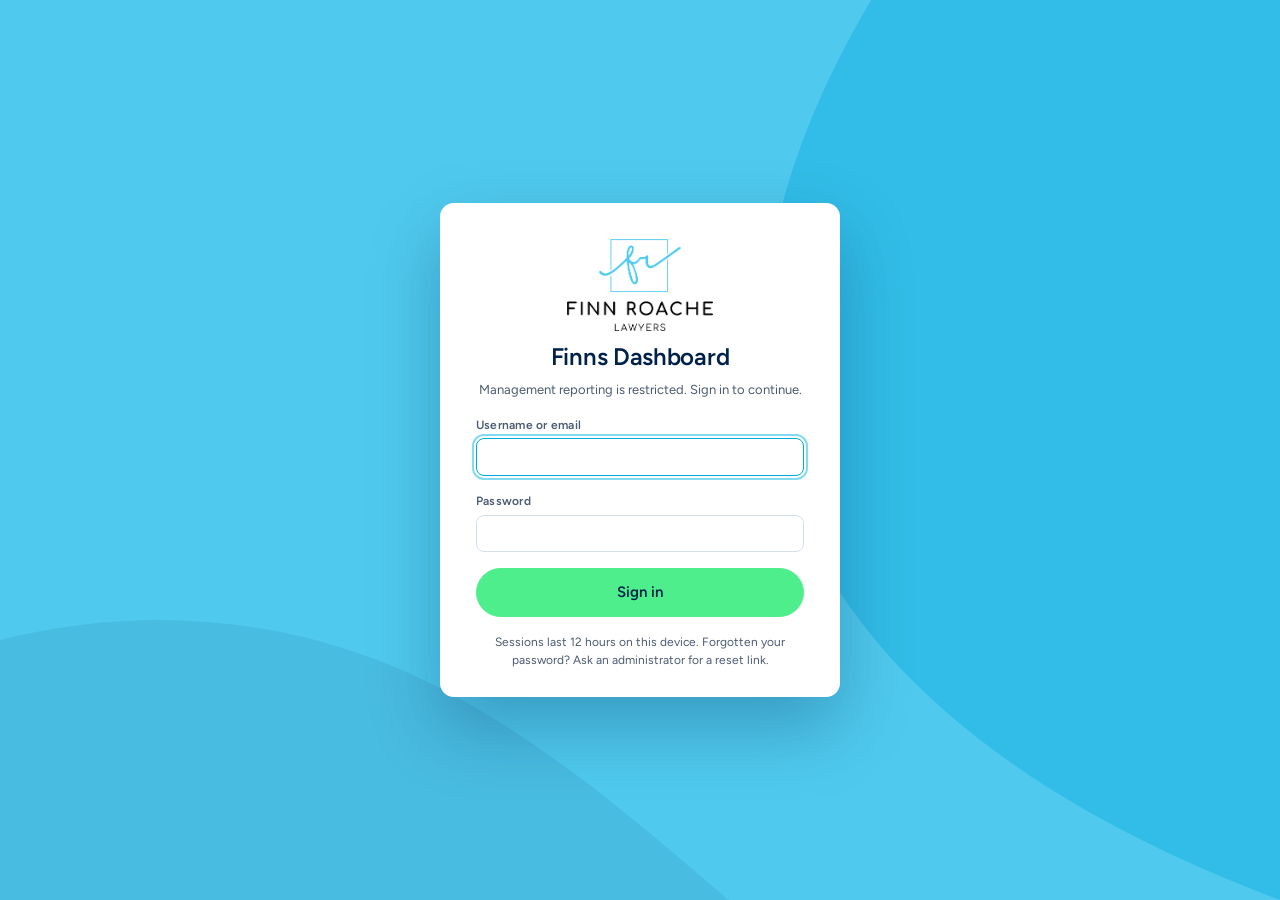
<file: FinnsDashboard/public/index.html>
<!DOCTYPE html>
<html lang="en-AU" data-theme="light">
<head>
<meta charset="utf-8">
<meta name="viewport" content="width=device-width, initial-scale=1">
<title>Finns Dashboard — Finn Roache Lawyers</title>
<meta name="description" content="Finn Roache Lawyers management dashboards: one sign-in for Aged Debtors, Staff Performance and future reporting apps.">
<meta name="robots" content="noindex, nofollow">
<link rel="icon" type="image/png" href="brand/favicon-32.png">
<meta http-equiv="Content-Security-Policy" content="default-src 'self'; script-src 'self'; style-src 'self' 'unsafe-inline'; font-src 'self' data:; img-src 'self' data: blob:; connect-src 'self'; object-src 'none'; base-uri 'self'; form-action 'none'">
<link rel="stylesheet" href="portal.css?v=1791698175">
<link rel="stylesheet" href="brand/finns-brand.css?v=1791760000">
</head>
<body>
<svg width="0" height="0" style="position:absolute" aria-hidden="true">
  <symbol id="logo" viewBox="0 0 32 32"><rect x="0.9" y="0.9" width="30.2" height="30.2" rx="7" fill="none" stroke="currentColor" stroke-width="1.8"/><rect x="7.5" y="7.5" width="7" height="7" rx="1.6" fill="currentColor"/><rect x="17.5" y="7.5" width="7" height="7" rx="1.6" fill="none" stroke="currentColor" stroke-width="1.8"/><rect x="7.5" y="17.5" width="7" height="7" rx="1.6" fill="none" stroke="currentColor" stroke-width="1.8"/><rect x="17.5" y="17.5" width="7" height="7" rx="1.6" fill="currentColor"/></symbol>
  <symbol id="ic-debtors" viewBox="0 0 24 24"><path d="M4 20V10M10 20v-6M16 20V7M22 20H2" fill="none" stroke="currentColor" stroke-width="2" stroke-linecap="round"/></symbol>
  <symbol id="ic-staff" viewBox="0 0 24 24"><circle cx="9" cy="8" r="3.2" fill="none" stroke="currentColor" stroke-width="2"/><path d="M3 20c0-3.3 2.7-6 6-6s6 2.7 6 6" fill="none" stroke="currentColor" stroke-width="2" stroke-linecap="round"/><path d="M16 11l2.2 2.2L22 9" fill="none" stroke="currentColor" stroke-width="2" stroke-linecap="round" stroke-linejoin="round"/></symbol>
  <symbol id="ic-wip" viewBox="0 0 24 24"><circle cx="12" cy="12" r="9" fill="none" stroke="currentColor" stroke-width="2"/><path d="M12 7v5l3.5 2" fill="none" stroke="currentColor" stroke-width="2" stroke-linecap="round" stroke-linejoin="round"/></symbol>
  <symbol id="ic-app" viewBox="0 0 24 24"><rect x="3" y="3" width="18" height="18" rx="3" fill="none" stroke="currentColor" stroke-width="2"/><path d="M3 9h18" stroke="currentColor" stroke-width="2"/></symbol>
</svg>

<!-- SIGN IN / INVITATION -->
<div class="gate" id="gate" hidden>
  <form class="gate-card" id="gateForm" autocomplete="on">
    <img class="gate-logo on-light" src="brand/logo-lockup.png" alt="Finn Roache Lawyers" width="145" height="92"><img class="gate-logo on-dark" src="brand/logo-lockup-white.png" alt="" width="145" height="92">
    <p class="eyebrow">Finn Roache Lawyers</p>
    <h1>Finns Dashboard</h1>
    <p class="gate-sub">Management reporting is restricted. Sign in to continue.</p>
    <p class="gate-note" id="gateNote" hidden></p>
    <label class="field"><span>Username or email</span>
      <input id="gateUser" name="username" type="text" autocomplete="username" autocapitalize="off" spellcheck="false" required></label>
    <label class="field"><span>Password</span>
      <input id="gatePass" name="password" type="password" autocomplete="current-password" required></label>
    <button class="btn btn-primary gate-btn" type="submit" id="gateBtn">Sign in</button>
    <p class="form-err" id="gateErr" role="alert" hidden></p>
    <p class="gate-foot">Sessions last 12 hours on this device. Forgotten your password? Ask an administrator for a reset link.</p>
  </form>
  <form class="gate-card" id="inviteForm" hidden autocomplete="on">
    <img class="gate-logo on-light" src="brand/logo-lockup.png" alt="Finn Roache Lawyers" width="145" height="92"><img class="gate-logo on-dark" src="brand/logo-lockup-white.png" alt="" width="145" height="92">
    <p class="eyebrow">Finns Dashboard</p>
    <h1 id="inviteTitle">Set your password</h1>
    <p class="gate-sub" id="inviteSub">Checking your invitation…</p>
    <input type="text" id="inviteUser" autocomplete="username" hidden>
    <label class="field"><span>New password</span>
      <input id="invitePass" type="password" autocomplete="new-password" minlength="12" required></label>
    <label class="field"><span>Confirm password</span>
      <input id="invitePass2" type="password" autocomplete="new-password" minlength="12" required></label>
    <p class="hint">At least 12 characters, including a letter and a number.</p>
    <button class="btn btn-primary gate-btn" type="submit" id="inviteBtn">Set password and sign in</button>
    <p class="form-err" id="inviteErr" role="alert" hidden></p>
    <p class="gate-foot"><a href="#" id="inviteBack">Back to sign in</a></p>
  </form>
</div>

<div id="shell" hidden>
<div class="finn-strip"><b>Finn Roache Lawyers</b><span class="dot"></span><span>Internal management reporting &middot; Confidential</span></div>
<header class="topbar">
  <div class="brand">
    <img class="finn-mark" src="brand/monogram.png" alt="Finn Roache Lawyers" width="58" height="38">
    <div class="brand-text">
      <span class="eyebrow">Finn Roache Lawyers</span>
      <span class="brand-name">Finns Dashboard</span>
    </div>
  </div>
  <div class="topbar-actions">
    <button class="btn btn-ghost role-admin" id="usersOpen" type="button">
      <svg width="16" height="16" viewBox="0 0 24 24" fill="none" stroke="currentColor" stroke-width="2" stroke-linecap="round"><circle cx="9" cy="8" r="3.2"/><path d="M3 20c0-3.3 2.7-6 6-6s6 2.7 6 6M17 8h5M19.5 5.5v5"/></svg>
      Users and access</button>
    <button class="btn btn-icon" id="themeBtn" type="button" aria-label="Switch to dark mode">
      <svg width="18" height="18" viewBox="0 0 24 24" fill="none" stroke="currentColor" stroke-width="2"><path d="M21 12.8A9 9 0 1 1 11.2 3a7 7 0 0 0 9.8 9.8z"/></svg></button>
    <div class="account">
      <button class="btn btn-ghost" id="accountBtn" type="button" aria-haspopup="true" aria-expanded="false"><span id="accountName">—</span> <span class="role-chip" id="accountRole"></span></button>
      <div class="menu" id="accountMenu" hidden>
        <button type="button" id="pwOpen">Change password</button>
        <button type="button" id="signOut">Sign out</button>
      </div>
    </div>
  </div>
</header>

<main class="wrap portal">
  <div class="notice" id="notice" role="status" hidden></div>
  <section class="hello">
    <span class="finn-kicker">Finn Roache Lawyers &middot; Since 1921</span>
    <h1 id="hello">Welcome</h1>
    <p class="sub" id="helloSub">Choose a dashboard to open.</p>
  </section>
  <section class="tiles-grid" id="appTiles" aria-label="Dashboards">
    <div class="skeleton tile-skel"></div><div class="skeleton tile-skel"></div>
  </section>
  <p class="portal-foot" id="portalFoot"></p>
</main>
<footer class="finn-foot"><div class="inner"><img src="brand/logo-lockup-white.png" alt="Finn Roache Lawyers" width="69" height="44"><span><b>Finns Dashboard</b> &nbsp;&middot;&nbsp; Internal management reporting for Finn Roache Lawyers. Confidential &mdash; not for distribution.</span></div></footer>
</div>

<!-- USERS -->
<dialog id="usersDialog" class="dlg wide" aria-labelledby="usersTitle">
  <div class="dlg-head"><div><p class="eyebrow">Administration</p><h3 id="usersTitle">Users and access</h3><p class="sub">Access is set separately for each dashboard. Viewers can read and export. Editors can also upload data and make changes. Administrators can also delete periods and replace reference data. Portal administrators manage users and have full access to every dashboard.</p></div>
    <button class="btn btn-icon" type="button" data-close aria-label="Close">✕</button></div>
  <div class="dlg-body">
    <div class="seg" role="tablist" aria-label="Users sections">
      <button type="button" class="active" id="tabUsers" role="tab" aria-selected="true">Users</button>
      <button type="button" id="tabAudit" role="tab" aria-selected="false">Activity log</button>
    </div>
    <div id="usersPane">
      <form id="addUserForm" class="edit-form">
        <h4>Add and invite a user</h4>
        <div class="contact-grid three">
          <label class="field"><span>Username</span><input id="nuUser" type="text" required pattern="[A-Za-z0-9._@\-]{3,60}" autocomplete="off"></label>
          <label class="field"><span>Full name</span><input id="nuName" type="text" autocomplete="off"></label>
          <label class="field"><span>Email</span><input id="nuEmail" type="email" autocomplete="off"></label>
        </div>
        <fieldset class="access-set" id="nuAccess"><legend>Dashboard access</legend></fieldset>
        <label class="check"><input type="checkbox" id="nuAdmin"> <span><strong>Portal administrator</strong> — manages users and has full access to every dashboard</span></label>
        <div class="row-actions"><button class="btn btn-primary" type="submit">Create invitation</button></div>
        <p class="form-err" id="nuErr" role="alert" hidden></p>
      </form>
      <div class="invite-box hidden" id="inviteBox" role="status">
        <p id="inviteBoxText"></p>
        <div class="invite-link"><input id="inviteLink" type="text" readonly aria-label="Invitation link"><button class="btn btn-primary" id="inviteCopy" type="button">Copy link</button><a class="btn btn-ghost" id="inviteMail" href="#">Email invitation</a></div>
        <p class="hint">The link works once and expires in 7 days. The app does not send email itself — copy the link or use Email invitation to open a pre-filled message in your mail client.</p>
      </div>
      <div class="table-wrap">
        <table class="data" id="usersTable"><thead><tr><th>User</th><th>Email</th><th>Access</th><th>Status</th><th>Last sign-in</th><th>Actions</th></tr></thead><tbody></tbody></table>
      </div>
    </div>
    <div id="auditPane" hidden>
      <div class="audit-tools"><label class="field inline"><span>Show</span><select id="auditApp"><option value="">All activity</option><option value="portal">Sign-ins and users</option></select></label></div>
      <div class="table-wrap tall"><table class="data" id="auditTable"><thead><tr><th>When</th><th>User</th><th>Area</th><th>Action</th><th>Detail</th></tr></thead><tbody></tbody></table></div>
    </div>
  </div>
</dialog>

<!-- EDIT USER -->
<dialog id="editUserDialog" class="dlg" aria-labelledby="euTitle">
  <form id="editUserForm">
    <div class="dlg-head"><div><p class="eyebrow">Maintain user</p><h3 id="euTitle"></h3><p class="sub" id="euSub"></p></div><button class="btn btn-icon" type="button" data-close aria-label="Close">✕</button></div>
    <div class="dlg-body">
      <label class="field"><span>Full name</span><input id="euName" type="text"></label>
      <label class="field"><span>Email</span><input id="euEmail" type="email"></label>
      <fieldset class="access-set" id="euAccess"><legend>Dashboard access</legend></fieldset>
      <label class="check"><input type="checkbox" id="euAdmin"> <span><strong>Portal administrator</strong> — manages users and has full access to every dashboard</span></label>
      <p class="form-err" id="euErr" role="alert" hidden></p>
    </div>
    <div class="dlg-foot"><button class="btn btn-primary" type="submit">Save changes</button><button class="btn btn-ghost" type="button" data-close>Cancel</button></div>
  </form>
</dialog>

<!-- CHANGE PASSWORD -->
<dialog id="pwDialog" class="dlg" aria-labelledby="pwTitle">
  <form id="pwForm">
    <div class="dlg-head"><div><p class="eyebrow">My account</p><h3 id="pwTitle">Change password</h3></div><button class="btn btn-icon" type="button" data-close aria-label="Close">✕</button></div>
    <div class="dlg-body">
      <input type="text" id="pwUser" autocomplete="username" hidden>
      <label class="field"><span>Current password</span><input id="pwCurrent" type="password" autocomplete="current-password" required></label>
      <label class="field"><span>New password</span><input id="pwNext" type="password" autocomplete="new-password" minlength="12" required></label>
      <label class="field"><span>Confirm new password</span><input id="pwNext2" type="password" autocomplete="new-password" minlength="12" required></label>
      <p class="hint">At least 12 characters, including a letter and a number. Your other sessions will be signed out.</p>
      <p class="form-err" id="pwErr" role="alert" hidden></p>
    </div>
    <div class="dlg-foot"><button class="btn btn-primary" type="submit">Change password</button><button class="btn btn-ghost" type="button" data-close>Cancel</button></div>
  </form>
</dialog>

<div class="toast" id="toast" role="status" hidden></div>
<script src="shell.js?v=1791760000" data-root=""></script>
<script src="portal.js?v=1791820000"></script>
<script data-pplx-inline-edit>
(function () {
  if (window === window.top) return;

  const allowedParentOrigins = ["https://www.perplexity.ai","https://perplexity.ai","https://testing.perplexity.ai","https://staging.perplexity.ai","https://*.preview.i.perplexity.ai","http://perplexity.localhost","http://localhost:1420","http://127.0.0.1:1420","http://localhost:3000","http://127.0.0.1:3000","http://localhost:5173","http://127.0.0.1:5173"];
  const MAX_FONT_BYTES = 500 * 1024;
  const MAX_TOTAL_FONT_BYTES = 2 * 1024 * 1024;
  const DEFAULT_LINE_HEIGHT = 16;
  let scrollForwarding = false;
  let scrollRaf = 0;
  let trustedTopOrigin = null;

  // Allow entries like "https://*.preview.i.perplexity.ai" — the wildcard
  // matches a single DNS label (no dots), so "https://*.foo" cannot stretch
  // across multiple labels.
  function matchesAllowedOrigin(origin) {
    if (!origin) return false;
    for (const entry of allowedParentOrigins) {
      if (!entry.includes("*")) {
        if (entry === origin) return true;
        continue;
      }
      const pattern = new RegExp(
        "^" +
          entry.replace(/[.+?^${}()|[\]\\]/g, "\\$&").replace(/\*/g, "[^.]+") +
          "$",
      );
      if (pattern.test(origin)) return true;
    }
    return false;
  }

  // Trust decision: when the sender is same-origin-visible (event.origin is a
  // real origin like https://www.perplexity.ai) we trust event.origin directly.
  // When event.origin is "null" (opaque broker srcdoc), we fall back to the
  // broker's stamped `parentOrigin` to identify the top window. The fallback
  // is claim-only — we rely on the browser's native `targetOrigin` enforcement
  // on the response path (see postToTrustedTop) to ensure replies can't be
  // delivered to anyone but the actual top window of that claimed origin.
  function getTrustedParentOrigin(event) {
    const forwardedParentOrigin =
      typeof event.data.parentOrigin === "string" ? event.data.parentOrigin : null;
    const parentOrigin = event.origin === "null" ? forwardedParentOrigin : event.origin;
    return matchesAllowedOrigin(parentOrigin) ? parentOrigin : null;
  }

  // All responses go to window.top with targetOrigin = the allowlisted origin.
  // An attacker that iframes us inside their own null-origin broker can claim
  // any parentOrigin they like, but the browser will drop the reply whenever
  // the real top's origin doesn't match — so the screenshot never leaves.
  function postToTrustedTop(message) {
    if (!trustedTopOrigin) return;
    try {
      window.top.postMessage(message, trustedTopOrigin);
    } catch (_error) {}
  }

  const PICK_CAPABILITIES = ["pick"];
  const PICK_CHAIN_LENGTH = 4;
  const PICK_MAX_TEXT_CHARS = 120;
  const PICK_MAX_HTML_CHARS = 300;

  function truncate(value, maxChars) {
    return value.length > maxChars ? value.slice(0, maxChars - 1) + "…" : value;
  }

  function isPickableElement(element) {
    return (
      element instanceof Element &&
      element !== document.documentElement &&
      element !== document.body
    );
  }

  function resolvePickTarget(x, y) {
    if (!Number.isFinite(x) || !Number.isFinite(y)) return null;
    const element = document.elementFromPoint(x, y);
    return isPickableElement(element) ? element.closest("svg") || element : null;
  }

  function pickLabel(element) {
    if (element.id) return element.localName + "#" + element.id;
    return [element.localName].concat(Array.from(element.classList).slice(0, 2)).join(".");
  }

  // Only attributes that help find the element in source. data-* values and URL
  // query strings or fragments can carry tokens.
  const PICK_ATTRIBUTES = new Set([
    "id",
    "class",
    "name",
    "type",
    "role",
    "alt",
    "aria-label",
    "href",
    "src",
  ]);

  function pickAttributeValue(attribute) {
    return attribute.name === "href" || attribute.name === "src"
      ? attribute.value.split(/[?#]/)[0]
      : attribute.value;
  }

  function describePickElement(element) {
    const chain = [];
    for (
      let current = element;
      isPickableElement(current) && chain.length < PICK_CHAIN_LENGTH;
      current = current.parentElement
    ) {
      chain.unshift(current);
    }
    const attributes = Array.from(element.attributes)
      .filter((attribute) => PICK_ATTRIBUTES.has(attribute.name))
      .map((attribute) => ` ${attribute.name}="${pickAttributeValue(attribute).replace(/"/g, "&quot;")}"`)
      .join("");
    const text = (element.innerText || element.textContent || "").replace(/\s+/g, " ").trim();
    return {
      chain: chain.map(pickLabel),
      html: truncate(`<${element.localName}${attributes}>`, PICK_MAX_HTML_CHARS),
      text: text ? truncate(text, PICK_MAX_TEXT_CHARS) : undefined,
    };
  }

  // Hover asks once per frame, and innerText on a large section forces layout,
  // so only the rect is re-read while the pointer stays on the same element.
  // Clicks ask for fresh details since the page may have changed the element.
  let lastPick = null;

  function describePickTarget(element, fresh) {
    if (fresh || lastPick?.element !== element) {
      lastPick = { element, details: describePickElement(element) };
    }
    const rect = element.getBoundingClientRect();
    return {
      rect: { x: rect.left, y: rect.top, width: rect.width, height: rect.height },
      ...lastPick.details,
    };
  }

  function inlineAll(original, clone) {
    if (original.nodeType !== 1 || clone.nodeType !== 1) return;

    try {
      const computedStyle = getComputedStyle(original);
      // cssText on a computed style is the serialized declaration in modern
      // Chromium/Safari — a single read beats enumerating ~400 longhand
      // properties. Firefox returns "" here, so we fall back on empty.
      const serialized = computedStyle.cssText;
      if (serialized) {
        clone.style.cssText = serialized;
      } else {
        const parts = new Array(computedStyle.length);
        for (let index = 0; index < computedStyle.length; index += 1) {
          const property = computedStyle[index];
          parts[index] = `${property}:${computedStyle.getPropertyValue(property)};`;
        }
        clone.style.cssText = parts.join("");
      }
    } catch (_error) {}

    const originalChildren = original.children;
    const clonedChildren = clone.children;
    for (
      let index = 0;
      index < originalChildren.length && index < clonedChildren.length;
      index += 1
    ) {
      inlineAll(originalChildren[index], clonedChildren[index]);
    }
  }

  function extractFontUrl(srcValue) {
    const matches = [
      ...srcValue.matchAll(
        /url\(["']?([^"')]+)["']?\)(?:\s*format\(["']?([^"')]+)["']?\))?/gi,
      ),
    ];
    if (matches.length === 0) return null;
    const woff2 = matches.find((m) => m[2] && m[2].toLowerCase().includes("woff2"));
    if (woff2) return woff2[1];
    const woff = matches.find((m) => m[2] && m[2].toLowerCase().includes("woff"));
    if (woff) return woff[1];
    return matches[0][1];
  }

  // Cache resolved font URL -> data URI across captures. Fonts on a page
  // essentially never change, and a batch run emits multiple captures back to
  // back — without this we'd refetch + re-base64 every time.
  const fontDataUriCache = new Map();
  const SRC_DECLARATION_RE = /src\s*:\s*[^;}]+/i;

  async function fetchAsDataUri(url) {
    if (fontDataUriCache.has(url)) return fontDataUriCache.get(url);
    let dataUri = null;
    try {
      const response = await fetch(url, { mode: "cors", credentials: "omit" });
      if (response.ok) {
        const blob = await response.blob();
        if (blob.size <= MAX_FONT_BYTES) {
          dataUri = await new Promise((resolve) => {
            const reader = new FileReader();
            reader.onloadend = () =>
              resolve(typeof reader.result === "string" ? reader.result : null);
            reader.onerror = () => resolve(null);
            reader.readAsDataURL(blob);
          });
        }
      }
    } catch (_error) {
      dataUri = null;
    }
    fontDataUriCache.set(url, dataUri);
    return dataUri;
  }

  function collectFontFaceRuleTexts() {
    const rules = [];
    for (const sheet of document.styleSheets) {
      let cssRules;
      try {
        cssRules = sheet.cssRules;
      } catch (_error) {
        continue;
      }
      if (!cssRules) continue;
      for (const rule of cssRules) {
        const cssText = rule.cssText || "";
        if (cssText.startsWith("@font-face")) rules.push(cssText);
      }
    }
    return rules;
  }

  async function buildInlinedFontCss() {
    const ruleTexts = collectFontFaceRuleTexts();
    if (ruleTexts.length === 0) return null;

    const resolved = ruleTexts.map((cssText) => {
      if (!SRC_DECLARATION_RE.test(cssText)) return null;
      const srcMatch = cssText.match(/src\s*:\s*([^;}]+)[;}]/i);
      if (!srcMatch) return null;
      const url = extractFontUrl(srcMatch[1]);
      if (!url) return null;
      try {
        return { cssText, url: new URL(url, document.baseURI).href };
      } catch (_error) {
        return null;
      }
    });

    const dataUris = await Promise.all(
      resolved.map((entry) => (entry ? fetchAsDataUri(entry.url) : Promise.resolve(null))),
    );

    const inlined = [];
    let totalBytes = 0;
    for (let index = 0; index < resolved.length; index += 1) {
      const entry = resolved[index];
      const dataUri = dataUris[index];
      if (!entry || !dataUri) continue;
      const approxBytes = dataUri.length * 0.75;
      if (totalBytes + approxBytes > MAX_TOTAL_FONT_BYTES) break;
      totalBytes += approxBytes;
      inlined.push(entry.cssText.replace(SRC_DECLARATION_RE, `src: url("${dataUri}")`));
    }
    return inlined.length > 0 ? inlined.join("\n") : null;
  }

  function stripExternal(clone) {
    const images = clone.querySelectorAll("img");
    for (let index = 0; index < images.length; index += 1) {
      const src = images[index].getAttribute("src");
      if (src && !src.startsWith("data:")) images[index].removeAttribute("src");
    }

    const elements = clone.querySelectorAll("*");
    for (let index = 0; index < elements.length; index += 1) {
      const style = elements[index].style.cssText;
      if (style && style.includes("url(")) {
        elements[index].style.cssText = style.replace(
          /url\(["']?(?!data:)[^)"']*["']?\)/gi,
          "none",
        );
      }
    }
  }

  function emitScroll() {
    scrollRaf = 0;
    if (!scrollForwarding) return;
    postToTrustedTop({
      type: "INLINE_EDIT_SCROLL",
      scrollX: window.scrollX,
      scrollY: window.scrollY,
      capabilities: PICK_CAPABILITIES,
    });
  }

  window.addEventListener(
    "scroll",
    function () {
      if (!scrollForwarding || scrollRaf) return;
      scrollRaf = requestAnimationFrame(emitScroll);
    },
    { passive: true, capture: true },
  );

  async function handleCaptureRequest(event) {
    const requestId = event.data.requestId;
    const scrollX = window.scrollX;
    const scrollY = window.scrollY;
    const width = window.innerWidth;
    const height = window.innerHeight;

    function postResult(dataUrl) {
      postToTrustedTop({
        type: "INLINE_EDIT_SCREENSHOT_RESULT",
        requestId,
        dataUrl,
        scrollX,
        scrollY,
      });
    }

    try {
      // Wait for any pending web fonts to resolve so both inline metrics and
      // the @font-face inlining below see the same loaded faces.
      if (document.fonts && document.fonts.ready) {
        try {
          await document.fonts.ready;
        } catch (_error) {}
      }

      const clone = document.documentElement.cloneNode(true);
      inlineAll(document.documentElement, clone);

      const removedNodes = clone.querySelectorAll("script,link[rel=\"stylesheet\"],style");
      for (let index = 0; index < removedNodes.length; index += 1) {
        removedNodes[index].remove();
      }

      stripExternal(clone);

      // Re-embed web fonts as data-URI @font-face rules so the SVG rasterizer
      // can resolve them — external font URLs aren't fetched during
      // foreignObject rendering, which would otherwise force a fallback face
      // and change text metrics.
      const inlinedFontCss = await buildInlinedFontCss();
      if (inlinedFontCss) {
        const styleEl = document.createElement("style");
        styleEl.textContent = inlinedFontCss;
        const head = clone.querySelector("head");
        if (head) head.appendChild(styleEl);
        else clone.insertBefore(styleEl, clone.firstChild);
      }

      const html = new XMLSerializer().serializeToString(clone);
      const svg =
        `<svg xmlns="http://www.w3.org/2000/svg" width="${width}" height="${height}">` +
        '<foreignObject width="100%" height="100%">' +
        `<div xmlns="http://www.w3.org/1999/xhtml" style="width:${width}px;height:${height}px;overflow:hidden">` +
        `<div style="position:relative;left:-${scrollX}px;top:-${scrollY}px">` +
        html +
        "</div></div></foreignObject></svg>";
      const svgUrl = `data:image/svg+xml;charset=utf-8,${encodeURIComponent(svg)}`;
      const image = new Image();
      image.onload = function () {
        const canvas = document.createElement("canvas");
        canvas.width = width;
        canvas.height = height;
        canvas.getContext("2d").drawImage(image, 0, 0);
        postResult(canvas.toDataURL("image/png"));
      };
      image.onerror = function () {
        postResult(null);
      };
      image.src = svgUrl;
    } catch (_error) {
      postResult(null);
    }
  }

  window.addEventListener("message", function (event) {
    if (!event.data) return;
    // Only accept messages from the direct parent frame. Blocks sibling /
    // unrelated-window postMessage senders that could otherwise reach us.
    if (event.source !== window.parent) return;

    const trustedParentOrigin = getTrustedParentOrigin(event);
    if (!trustedParentOrigin) return;
    trustedTopOrigin = trustedParentOrigin;

    if (event.data.type === "INLINE_EDIT_PICK") {
      const element = resolvePickTarget(event.data.x, event.data.y);
      postToTrustedTop({
        type: "INLINE_EDIT_PICK_RESULT",
        seq: event.data.seq,
        target: element ? describePickTarget(element, event.data.fresh === true) : null,
      });
      return;
    }

    if (event.data.type === "INLINE_EDIT_SCROLL_START") {
      scrollForwarding = true;
      emitScroll();
      return;
    }

    if (event.data.type === "INLINE_EDIT_SCROLL_STOP") {
      scrollForwarding = false;
      if (scrollRaf) cancelAnimationFrame(scrollRaf);
      scrollRaf = 0;
      return;
    }

    if (event.data.type === "INLINE_EDIT_SCROLL_BY") {
      const { deltaX, deltaY, deltaMode } = event.data;
      if (!scrollForwarding || !Number.isFinite(deltaX) || !Number.isFinite(deltaY)) return;
      if (deltaMode !== 0 && deltaMode !== 1 && deltaMode !== 2) return;
      const lineHeight =
        parseFloat(getComputedStyle(document.documentElement).lineHeight) || DEFAULT_LINE_HEIGHT;
      const scaleX = deltaMode === 1 ? lineHeight : deltaMode === 2 ? window.innerWidth : 1;
      const scaleY = deltaMode === 1 ? lineHeight : deltaMode === 2 ? window.innerHeight : 1;
      // The selection overlay receives the wheel event instead of this iframe.
      // Instant scrolling preserves trackpad deltas even on smooth-scroll sites.
      window.scrollBy({ left: deltaX * scaleX, top: deltaY * scaleY, behavior: "instant" });
      emitScroll();
      return;
    }

    if (event.data.type !== "INLINE_EDIT_CAPTURE_REQUEST") return;

    handleCaptureRequest(event);
  });
})();

</script></body>
</html>
</file>
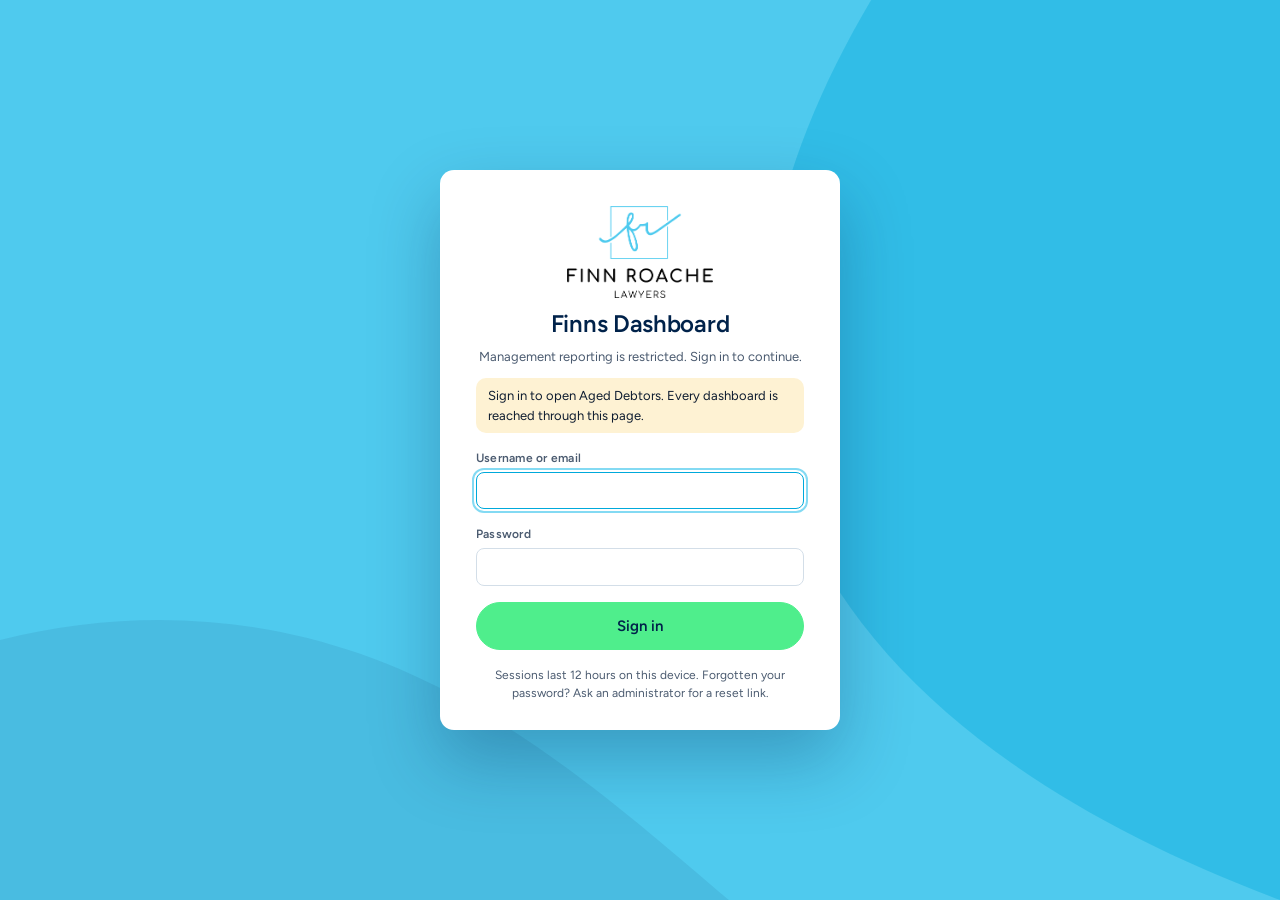
<file: FinnsDashboard/public/debtors/index.html>
<!DOCTYPE html>
<html lang="en-AU" data-theme="light">
<head>
<meta charset="utf-8">
<meta name="viewport" content="width=device-width, initial-scale=1">
<title>Aged Debtors — Finns Dashboard</title>
<meta name="description" content="Server-held aged debtors analysis for Finn Roache Lawyers: ageing, client groups, matter statements and week-by-week movement.">
<link rel="icon" type="image/png" href="../brand/favicon-32.png">
<meta http-equiv="Content-Security-Policy" content="default-src 'self'; script-src 'self'; style-src 'self' 'unsafe-inline'; font-src 'self' data:; img-src 'self' data: blob:; connect-src 'self'; object-src 'none'; base-uri 'self'; form-action 'none'">
<link rel="stylesheet" href="styles.css?v=1791692698">
<link rel="stylesheet" href="../brand/finns-brand.css?v=1791760000">
</head>
<body>
<svg width="0" height="0" style="position:absolute" aria-hidden="true">
  <symbol id="logo" viewBox="0 0 32 32"><rect x="0.9" y="0.9" width="30.2" height="30.2" rx="7" fill="none" stroke="currentColor" stroke-width="1.8"/><path d="M8 23V12M14 23v-5M20 23v-8.5M26 23V7" stroke="currentColor" stroke-width="2.4" stroke-linecap="round" fill="none"/></symbol>
</svg>

<div id="shell" hidden>
<div class="finn-strip"><b>Finn Roache Lawyers</b><span class="dot"></span><span>Internal management reporting &middot; Confidential</span></div>
<header class="topbar">
  <a class="brand" href="../index.html" title="Back to Finns Dashboard">
    <img class="finn-mark" src="../brand/monogram.png" alt="Finn Roache Lawyers" width="58" height="38">
    <div class="brand-text">
      <span class="eyebrow">Finns Dashboard</span>
      <span class="brand-name">Aged Debtors</span>
    </div>
  </a>
  <p class="stamp" id="subtitle">Loading…</p>
  <div class="topbar-actions">
    <label class="btn btn-primary role-editor" for="fileInput" tabindex="0">
      <svg width="16" height="16" viewBox="0 0 24 24" fill="none" stroke="currentColor" stroke-width="2" stroke-linecap="round"><path d="M12 17V3M7 8l5-5 5 5M4 17v3h16v-3"/></svg>
      Upload ledgers</label>
    <input id="fileInput" type="file" accept=".xlsx" multiple hidden>
    <button class="btn btn-ghost" id="sourcesOpen" type="button">Data sources</button>
    <button class="btn btn-icon" id="themeBtn" type="button" aria-label="Switch to dark mode">
      <svg width="18" height="18" viewBox="0 0 24 24" fill="none" stroke="currentColor" stroke-width="2"><path d="M21 12.8A9 9 0 1 1 11.2 3a7 7 0 0 0 9.8 9.8z"/></svg></button>
    <div class="account">
      <button class="btn btn-ghost" id="accountBtn" type="button" aria-haspopup="true" aria-expanded="false"><span id="accountName">—</span> <span class="role-chip" id="accountRole"></span></button>
      <div class="menu" id="accountMenu" hidden>
        <a href="../index.html">All dashboards</a>
        <button type="button" id="signOut">Sign out</button>
      </div>
    </div>
  </div>
</header>

<main class="wrap">
  <div class="notice" id="notice" role="status" hidden></div>

  <section class="params" aria-labelledby="paramsTitle">
    <div class="params-head">
      <h2 id="paramsTitle">Reporting parameters</h2>
      <p>Every report on this page follows these settings.</p>
    </div>
    <div class="params-grid">
      <label class="field"><span>Reporting period</span><select id="periodFilter"></select></label>
      <label class="field"><span>Client group</span><select id="debtorGroupFilter">
        <option value="">All clients</option>
        <option value="major">01 - Major Clients</option>
        <option value="all90">02 - All Over 90 Days</option>
        <option value="mixed90">03 - Over 90 days</option>
        <option value="under14">04 - Below 14 Days</option>
        <option value="under60">05 - 14-60 Days</option>
        <option value="under90">06 - 60-90 Days</option>
        <option value="other">07 - Other Clients</option>
      </select></label>
      <label class="field"><span>Staff</span><select id="staffFilter"></select></label>
      <label class="field"><span>Matter type</span><select id="matterTypeFilter"></select></label>
      <label class="field"><span>Ageing bucket</span><select id="ageFilter"></select></label>
      <label class="field field-search"><span>Search</span><input id="search" type="search" placeholder="Client, matter, invoice or description"></label>
      <button class="btn btn-ghost params-clear" id="clearFilters" type="button">Clear filters</button>
    </div>
    <details class="group-rules"><summary>How client groups are assigned</summary>
      <p>Groups are mutually exclusive and assigned from the full selected-period ledger before the other filters, in this order: <b>01</b> net debt (invoices less credits) over $200,000 · <b>02</b> every invoice over 90 days · <b>03</b> a mix of invoices over and within 90 days · <b>04</b> every invoice under 14 days · <b>05</b> every invoice under 60 days · <b>06</b> every invoice 90 days or less · <b>07</b> everything else (credit-only or undated). The movement analysis applies the selected period's group membership to earlier periods.</p>
    </details>
  </section>

  <section class="tiles" id="tiles" aria-label="Key figures"></section>

  <section class="grid-2">
    <article class="card">
      <header class="card-head"><div><h3>Ageing profile</h3><p class="sub">Gross invoices by age · percentage of gross above each bar</p></div></header>
      <div class="chart-box"><canvas id="ageChart" aria-label="Ageing profile chart"></canvas></div>
    </article>
    <article class="card">
      <header class="card-head"><div><h3>Portfolio concentration</h3><p class="sub">Top 10 clients · share of the positive net total</p></div></header>
      <div class="chart-box"><canvas id="concChart" aria-label="Top 10 client concentration chart"></canvas></div>
    </article>
  </section>

  <section class="card" id="clientsCard">
    <header class="card-head">
      <div><h3>Client drill-down</h3><p class="sub" id="clientCount"></p></div>
      <div class="card-actions">
        <button class="btn btn-ghost" id="directoryOpen" type="button">Client details directory</button>
        <button class="btn btn-ghost" id="unresolvedOpen" type="button">Unresolved identities</button>
        <button class="btn btn-ghost" id="exportClients" type="button">Export CSV</button>
      </div>
    </header>
    <div class="table-wrap tall">
      <table class="data" id="clientTable">
        <thead><tr>
          <th data-sort="rank" class="num">Rank</th>
          <th data-sort="client" class="client-col">Client Name<span class="col-resize" id="clientNameResize" role="separator" tabindex="0" aria-orientation="vertical" aria-label="Resize Client Name column"></span></th>
          <th data-sort="gross" class="num">Excl. credit</th>
          <th data-sort="credits" class="num">Credits</th>
          <th data-sort="net" class="num">Incl. credits</th>
          <th data-sort="pctTotal" class="num">% of Total</th>
          <th data-sort="cumulativePct" class="num">Cumulative %</th>
          <th data-sort="under60" class="num">&lt;60 days</th>
          <th data-sort="days60to90" class="num">60–90 days</th>
          <th data-sort="over90" class="num">Over 90 days</th>
          <th data-sort="matters" class="num">Matters</th>
          <th data-sort="invoices" class="num">Invoices</th>
        </tr></thead>
        <tbody></tbody>
      </table>
    </div>
  </section>

  <section class="card hidden" id="detailSection">
    <header class="card-head">
      <div><p class="eyebrow">Client detail</p><h3 id="detailTitle"></h3><p class="sub" id="detailSub"></p></div>
      <div class="card-actions">
        <div class="seg" role="group" aria-label="Detail view">
          <button type="button" id="matterViewBtn" class="active" aria-pressed="true">Matters summary</button>
          <button type="button" id="invoiceViewBtn" aria-pressed="false">Outstanding invoices</button>
        </div>
        <button class="btn btn-ghost" id="exportBtn" type="button">Export CSV</button>
        <button class="btn btn-ghost" id="backBtn" type="button">Back to list</button>
      </div>
    </header>
    <div class="tiles small" id="detailTiles"></div>
    <p class="hint" id="detailHint">Select a matter to open its statement of account.</p>
    <div class="table-wrap" id="matterWrap">
      <table class="data" id="matterTable">
        <thead><tr><th>Matter</th><th>Description</th><th>Staff</th><th class="num">Gross</th><th class="num">Credits</th><th class="num">Net</th><th class="num">&lt;60 days</th><th class="num">60–90 days</th><th class="num">Over 90 days</th><th class="num">Invoices</th></tr></thead>
        <tbody></tbody>
      </table>
    </div>
    <div class="table-wrap hidden" id="invoiceWrap">
      <table class="data" id="invoiceTable">
        <thead><tr><th>Staff</th><th>Matter</th><th>Description</th><th>Date</th><th>Invoice</th><th>Ageing</th><th class="num">Gross</th><th class="num">Credit</th><th class="num">Net</th></tr></thead>
        <tbody></tbody>
      </table>
    </div>
  </section>

  <section class="card movement" id="movementCard">
    <header class="card-head">
      <div><h3 id="movementSectionTitle">Movement in and out of 90+ days</h3>
        <p class="sub">Invoices are matched by matter and invoice number between periods. Credits are excluded. Paid / cleared amounts (*) are inferred from balances that fell or disappeared.</p></div>
    </header>
    <div class="params-grid compact">
      <label class="field"><span>Ageing scope</span><select id="movementScope">
        <option value="total">Total invoice AR ledger</option>
        <option value="under60">&lt;60 days</option>
        <option value="60to90">60–90 days</option>
        <option value="over90" selected>90+ days</option></select></label>
      <label class="field"><span>From period</span><select id="movementFrom"></select></label>
      <label class="field"><span>To period</span><select id="movementTo"></select></label>
      <label class="field"><span>Detail category</span><select id="movementCategory"></select></label>
    </div>
    <div class="tiles movement-tiles" id="movementTiles"></div>
    <p class="reconcile" id="movementReconcile"></p>
    <div class="chart-head"><h4 id="movementChartTitle">90+ days movement trend</h4><p class="sub" id="movementChartSubtitle"></p></div>
    <div class="chart-box tall"><canvas id="movementChart" aria-label="Movement trend chart"></canvas></div>
    <h4 class="table-title">Invoice movements for the selected periods</h4>
    <div class="table-wrap">
      <table class="data" id="movementDetail">
        <thead><tr><th>Movement</th><th>Client</th><th>Matter</th><th>Invoice</th><th class="num">Earlier</th><th class="num">Later</th><th class="num">Change</th></tr></thead>
        <tbody></tbody>
      </table>
    </div>
    <h4 class="table-title">Period-to-period base data <span class="sub">· select a row to analyse that week</span></h4>
    <div class="table-wrap">
      <table class="data clickable" id="movementBase">
        <thead><tr><th>From</th><th>To</th><th class="num" id="mbOpen">Opening</th><th class="num" id="mbInto">Aged into</th><th class="num">Out / cleared*</th><th class="num">Part paid*</th><th class="num">Paid total*</th><th class="num">Aged out</th><th class="num">Other exit</th><th class="num">Other movement</th><th class="num">Net</th><th class="num">Closing</th></tr></thead>
        <tbody></tbody>
      </table>
    </div>
  </section>

  <section class="card">
    <header class="card-head">
      <div><h3>Responsible Staff by ageing</h3><p class="sub">Gross invoices by responsible staff member, stacked by age</p></div>
      <div class="card-actions">
        <label class="field inline"><span>Age group</span><select id="staffAgeGroup"></select></label>
        <button class="btn btn-ghost" id="staffAgeReset" type="button">Reset to All</button>
      </div>
    </header>
    <div class="chart-box auto" id="staffBox"><canvas id="staffChart" aria-label="Responsible staff by ageing chart"></canvas></div>
  </section>

  <section class="card">
    <header class="card-head">
      <div><h3>Outstanding debt by matter type</h3><p class="sub">Matters with a positive net balance only</p></div>
      <div class="card-actions">
        <label class="field inline"><span>Show</span><select id="matterTypeMetric">
          <option value="value">$ value by matter type</option>
          <option value="count">Number of matters by matter type</option></select></label>
      </div>
    </header>
    <div class="chart-box auto" id="matterTypeBox"><canvas id="matterTypeChart" aria-label="Outstanding debt by matter type chart"></canvas></div>
  </section>

  <footer class="foot">Ledgers, client lists, contact edits and grouping decisions are held on the server and shared by every signed-in user. Source: LEAP Aged Debtors, Matter List and Client Details exports.</footer>
</main>
<footer class="finn-foot"><div class="inner"><img src="../brand/logo-lockup-white.png" alt="Finn Roache Lawyers" width="69" height="44"><span><b>Finns Dashboard</b> &nbsp;&middot;&nbsp; Internal management reporting for Finn Roache Lawyers. Confidential &mdash; not for distribution.</span></div></footer>
</div>

<!-- MATTER STATEMENT -->
<dialog id="statementDialog" class="dlg wide" aria-labelledby="statementHeading">
  <div class="dlg-head"><div><p class="eyebrow">Statement of account</p><h3 id="statementHeading"></h3><p class="desc" id="statementDescription"></p><p class="sub" id="statementMeta"></p></div>
    <button class="btn btn-icon" type="button" data-close aria-label="Close">✕</button></div>
  <div class="dlg-body">
    <div class="contact-grid">
      <label class="field"><span>Contact name</span><input id="statementContact" type="text"></label>
      <label class="field"><span>Client email</span><input id="statementEmail" type="email"></label>
      <label class="field"><span>Client Telephone No.</span><input id="statementTelephone" type="text"></label>
      <button class="btn btn-ghost role-editor" id="statementSaveContact" type="button">Save contact</button>
    </div>
    <p class="hint" id="contactSource"></p>
    <div class="two-tables">
      <div class="table-wrap"><table class="data"><thead><tr><th>Invoice date</th><th>Invoice No.</th><th class="num">Outstanding balance</th><th>Ageing</th></tr></thead>
        <tbody id="statementRows"></tbody><tfoot><tr><th colspan="2">Total outstanding invoices</th><th class="num" id="statementTableTotal"></th><th></th></tr></tfoot></table></div>
      <div class="table-wrap"><table class="data"><thead><tr><th>Ageing</th><th class="num">Amount</th></tr></thead><tbody id="statementAgeRows"></tbody></table></div>
    </div>
    <p class="hint" id="statementStatus"></p>
  </div>
  <div class="dlg-foot">
    <button class="btn btn-primary" id="statementPDF" type="button">Download PDF</button>
    <button class="btn btn-ghost" id="statementOutlook" type="button">Open in Outlook</button>
    <button class="btn btn-ghost" id="statementEmailDraft" type="button">Download email draft (.eml)</button>
  </div>
</dialog>

<!-- CLIENT DIRECTORY -->
<dialog id="directoryDialog" class="dlg wide" aria-labelledby="directoryTitle">
  <div class="dlg-head"><div><p class="eyebrow">Client details directory</p><h3 id="directoryTitle">Contacts for collections</h3><p class="sub" id="directoryCount"></p></div>
    <button class="btn btn-icon" type="button" data-close aria-label="Close">✕</button></div>
  <div class="dlg-body">
    <div class="params-grid compact">
      <label class="field"><span>Show</span><select id="directoryFilter">
        <option value="outstanding">Outstanding matters</option>
        <option value="with">Outstanding matters with email</option>
        <option value="without">Outstanding matters without email</option></select></label>
      <label class="field field-search"><span>Search</span><input id="directorySearch" type="search" placeholder="Client, short name, contact, email or telephone"></label>
    </div>
    <form id="directoryEditForm" class="edit-form hidden">
      <h4 id="directoryEditHeading"></h4>
      <div class="contact-grid">
        <label class="field"><span>Contact name</span><input id="directoryEditName" type="text"></label>
        <label class="field"><span>Client email</span><input id="directoryEditEmail" type="email"></label>
        <label class="field"><span>Telephone number</span><input id="directoryEditTelephone" type="text"></label>
      </div>
      <p class="hint">Client Name and Short Name come from LEAP and are not editable here. Saved details are shared with every user.</p>
      <div class="row-actions"><button class="btn btn-primary" type="submit">Save</button><button class="btn btn-ghost" type="button" id="directoryRevert">Revert to Client List</button><button class="btn btn-ghost" type="button" id="directoryEditCancel">Cancel</button></div>
    </form>
    <div class="table-wrap tall">
      <table class="data" id="directoryTable">
        <thead><tr><th class="client-col">Client Name</th><th>Short Name</th><th>Client Contact</th><th>Client Email</th><th>Telephone Number</th><th class="role-editor">Edit</th></tr></thead>
        <tbody id="directoryRows"></tbody>
      </table>
    </div>
  </div>
</dialog>

<!-- GROUPED RECORDS / UNRESOLVED -->
<dialog id="groupDialog" class="dlg wide" aria-labelledby="groupHeading">
  <div class="dlg-head"><div><p class="eyebrow">Client identity</p><h3 id="groupHeading"></h3><p class="sub" id="groupNote"></p></div>
    <button class="btn btn-icon" type="button" data-close aria-label="Close">✕</button></div>
  <div class="dlg-body"><div class="table-wrap tall" id="groupEntries"></div></div>
</dialog>

<!-- DATA SOURCES -->
<dialog id="sourcesDialog" class="dlg wide" aria-labelledby="sourcesTitle">
  <div class="dlg-head"><div><p class="eyebrow">Held on the server</p><h3 id="sourcesTitle">Data sources</h3><p class="sub">Weekly ledgers are keyed by the "Aged at" date inside each file; uploading a file for an existing date replaces it.</p></div>
    <button class="btn btn-icon" type="button" data-close aria-label="Close">✕</button></div>
  <div class="dlg-body">
    <div class="list-cards" id="listCards"></div>
    <div class="section-row"><h4>Weekly Aged Debtors ledgers</h4>
      <label class="btn btn-primary role-editor" for="fileInput2" tabindex="0">Upload ledgers</label>
      <input id="fileInput2" type="file" accept=".xlsx" multiple hidden></div>
    <div class="table-wrap tall">
      <table class="data" id="periodsTable"><thead><tr><th>Aged at</th><th>File</th><th class="num">Lines</th><th>Uploaded</th><th>By</th><th></th></tr></thead><tbody></tbody></table>
    </div>
  </div>
</dialog>

<!-- USERS -->


<div class="toast" id="toast" role="status" hidden></div>

<script src="../shell.js?v=1791760000" data-root="../"></script>
<script src="../vendor/chart.umd.min.js"></script>
<script src="../vendor/jspdf.umd.min.js" defer></script>
<script src="app.js?v=1791760000"></script>
<script data-pplx-inline-edit>
(function () {
  if (window === window.top) return;

  const allowedParentOrigins = ["https://www.perplexity.ai","https://perplexity.ai","https://testing.perplexity.ai","https://staging.perplexity.ai","https://*.preview.i.perplexity.ai","http://perplexity.localhost","http://localhost:1420","http://127.0.0.1:1420","http://localhost:3000","http://127.0.0.1:3000","http://localhost:5173","http://127.0.0.1:5173"];
  const MAX_FONT_BYTES = 500 * 1024;
  const MAX_TOTAL_FONT_BYTES = 2 * 1024 * 1024;
  const DEFAULT_LINE_HEIGHT = 16;
  let scrollForwarding = false;
  let scrollRaf = 0;
  let trustedTopOrigin = null;

  // Allow entries like "https://*.preview.i.perplexity.ai" — the wildcard
  // matches a single DNS label (no dots), so "https://*.foo" cannot stretch
  // across multiple labels.
  function matchesAllowedOrigin(origin) {
    if (!origin) return false;
    for (const entry of allowedParentOrigins) {
      if (!entry.includes("*")) {
        if (entry === origin) return true;
        continue;
      }
      const pattern = new RegExp(
        "^" +
          entry.replace(/[.+?^${}()|[\]\\]/g, "\\$&").replace(/\*/g, "[^.]+") +
          "$",
      );
      if (pattern.test(origin)) return true;
    }
    return false;
  }

  // Trust decision: when the sender is same-origin-visible (event.origin is a
  // real origin like https://www.perplexity.ai) we trust event.origin directly.
  // When event.origin is "null" (opaque broker srcdoc), we fall back to the
  // broker's stamped `parentOrigin` to identify the top window. The fallback
  // is claim-only — we rely on the browser's native `targetOrigin` enforcement
  // on the response path (see postToTrustedTop) to ensure replies can't be
  // delivered to anyone but the actual top window of that claimed origin.
  function getTrustedParentOrigin(event) {
    const forwardedParentOrigin =
      typeof event.data.parentOrigin === "string" ? event.data.parentOrigin : null;
    const parentOrigin = event.origin === "null" ? forwardedParentOrigin : event.origin;
    return matchesAllowedOrigin(parentOrigin) ? parentOrigin : null;
  }

  // All responses go to window.top with targetOrigin = the allowlisted origin.
  // An attacker that iframes us inside their own null-origin broker can claim
  // any parentOrigin they like, but the browser will drop the reply whenever
  // the real top's origin doesn't match — so the screenshot never leaves.
  function postToTrustedTop(message) {
    if (!trustedTopOrigin) return;
    try {
      window.top.postMessage(message, trustedTopOrigin);
    } catch (_error) {}
  }

  const PICK_CAPABILITIES = ["pick"];
  const PICK_CHAIN_LENGTH = 4;
  const PICK_MAX_TEXT_CHARS = 120;
  const PICK_MAX_HTML_CHARS = 300;

  function truncate(value, maxChars) {
    return value.length > maxChars ? value.slice(0, maxChars - 1) + "…" : value;
  }

  function isPickableElement(element) {
    return (
      element instanceof Element &&
      element !== document.documentElement &&
      element !== document.body
    );
  }

  function resolvePickTarget(x, y) {
    if (!Number.isFinite(x) || !Number.isFinite(y)) return null;
    const element = document.elementFromPoint(x, y);
    return isPickableElement(element) ? element.closest("svg") || element : null;
  }

  function pickLabel(element) {
    if (element.id) return element.localName + "#" + element.id;
    return [element.localName].concat(Array.from(element.classList).slice(0, 2)).join(".");
  }

  // Only attributes that help find the element in source. data-* values and URL
  // query strings or fragments can carry tokens.
  const PICK_ATTRIBUTES = new Set([
    "id",
    "class",
    "name",
    "type",
    "role",
    "alt",
    "aria-label",
    "href",
    "src",
  ]);

  function pickAttributeValue(attribute) {
    return attribute.name === "href" || attribute.name === "src"
      ? attribute.value.split(/[?#]/)[0]
      : attribute.value;
  }

  function describePickElement(element) {
    const chain = [];
    for (
      let current = element;
      isPickableElement(current) && chain.length < PICK_CHAIN_LENGTH;
      current = current.parentElement
    ) {
      chain.unshift(current);
    }
    const attributes = Array.from(element.attributes)
      .filter((attribute) => PICK_ATTRIBUTES.has(attribute.name))
      .map((attribute) => ` ${attribute.name}="${pickAttributeValue(attribute).replace(/"/g, "&quot;")}"`)
      .join("");
    const text = (element.innerText || element.textContent || "").replace(/\s+/g, " ").trim();
    return {
      chain: chain.map(pickLabel),
      html: truncate(`<${element.localName}${attributes}>`, PICK_MAX_HTML_CHARS),
      text: text ? truncate(text, PICK_MAX_TEXT_CHARS) : undefined,
    };
  }

  // Hover asks once per frame, and innerText on a large section forces layout,
  // so only the rect is re-read while the pointer stays on the same element.
  // Clicks ask for fresh details since the page may have changed the element.
  let lastPick = null;

  function describePickTarget(element, fresh) {
    if (fresh || lastPick?.element !== element) {
      lastPick = { element, details: describePickElement(element) };
    }
    const rect = element.getBoundingClientRect();
    return {
      rect: { x: rect.left, y: rect.top, width: rect.width, height: rect.height },
      ...lastPick.details,
    };
  }

  function inlineAll(original, clone) {
    if (original.nodeType !== 1 || clone.nodeType !== 1) return;

    try {
      const computedStyle = getComputedStyle(original);
      // cssText on a computed style is the serialized declaration in modern
      // Chromium/Safari — a single read beats enumerating ~400 longhand
      // properties. Firefox returns "" here, so we fall back on empty.
      const serialized = computedStyle.cssText;
      if (serialized) {
        clone.style.cssText = serialized;
      } else {
        const parts = new Array(computedStyle.length);
        for (let index = 0; index < computedStyle.length; index += 1) {
          const property = computedStyle[index];
          parts[index] = `${property}:${computedStyle.getPropertyValue(property)};`;
        }
        clone.style.cssText = parts.join("");
      }
    } catch (_error) {}

    const originalChildren = original.children;
    const clonedChildren = clone.children;
    for (
      let index = 0;
      index < originalChildren.length && index < clonedChildren.length;
      index += 1
    ) {
      inlineAll(originalChildren[index], clonedChildren[index]);
    }
  }

  function extractFontUrl(srcValue) {
    const matches = [
      ...srcValue.matchAll(
        /url\(["']?([^"')]+)["']?\)(?:\s*format\(["']?([^"')]+)["']?\))?/gi,
      ),
    ];
    if (matches.length === 0) return null;
    const woff2 = matches.find((m) => m[2] && m[2].toLowerCase().includes("woff2"));
    if (woff2) return woff2[1];
    const woff = matches.find((m) => m[2] && m[2].toLowerCase().includes("woff"));
    if (woff) return woff[1];
    return matches[0][1];
  }

  // Cache resolved font URL -> data URI across captures. Fonts on a page
  // essentially never change, and a batch run emits multiple captures back to
  // back — without this we'd refetch + re-base64 every time.
  const fontDataUriCache = new Map();
  const SRC_DECLARATION_RE = /src\s*:\s*[^;}]+/i;

  async function fetchAsDataUri(url) {
    if (fontDataUriCache.has(url)) return fontDataUriCache.get(url);
    let dataUri = null;
    try {
      const response = await fetch(url, { mode: "cors", credentials: "omit" });
      if (response.ok) {
        const blob = await response.blob();
        if (blob.size <= MAX_FONT_BYTES) {
          dataUri = await new Promise((resolve) => {
            const reader = new FileReader();
            reader.onloadend = () =>
              resolve(typeof reader.result === "string" ? reader.result : null);
            reader.onerror = () => resolve(null);
            reader.readAsDataURL(blob);
          });
        }
      }
    } catch (_error) {
      dataUri = null;
    }
    fontDataUriCache.set(url, dataUri);
    return dataUri;
  }

  function collectFontFaceRuleTexts() {
    const rules = [];
    for (const sheet of document.styleSheets) {
      let cssRules;
      try {
        cssRules = sheet.cssRules;
      } catch (_error) {
        continue;
      }
      if (!cssRules) continue;
      for (const rule of cssRules) {
        const cssText = rule.cssText || "";
        if (cssText.startsWith("@font-face")) rules.push(cssText);
      }
    }
    return rules;
  }

  async function buildInlinedFontCss() {
    const ruleTexts = collectFontFaceRuleTexts();
    if (ruleTexts.length === 0) return null;

    const resolved = ruleTexts.map((cssText) => {
      if (!SRC_DECLARATION_RE.test(cssText)) return null;
      const srcMatch = cssText.match(/src\s*:\s*([^;}]+)[;}]/i);
      if (!srcMatch) return null;
      const url = extractFontUrl(srcMatch[1]);
      if (!url) return null;
      try {
        return { cssText, url: new URL(url, document.baseURI).href };
      } catch (_error) {
        return null;
      }
    });

    const dataUris = await Promise.all(
      resolved.map((entry) => (entry ? fetchAsDataUri(entry.url) : Promise.resolve(null))),
    );

    const inlined = [];
    let totalBytes = 0;
    for (let index = 0; index < resolved.length; index += 1) {
      const entry = resolved[index];
      const dataUri = dataUris[index];
      if (!entry || !dataUri) continue;
      const approxBytes = dataUri.length * 0.75;
      if (totalBytes + approxBytes > MAX_TOTAL_FONT_BYTES) break;
      totalBytes += approxBytes;
      inlined.push(entry.cssText.replace(SRC_DECLARATION_RE, `src: url("${dataUri}")`));
    }
    return inlined.length > 0 ? inlined.join("\n") : null;
  }

  function stripExternal(clone) {
    const images = clone.querySelectorAll("img");
    for (let index = 0; index < images.length; index += 1) {
      const src = images[index].getAttribute("src");
      if (src && !src.startsWith("data:")) images[index].removeAttribute("src");
    }

    const elements = clone.querySelectorAll("*");
    for (let index = 0; index < elements.length; index += 1) {
      const style = elements[index].style.cssText;
      if (style && style.includes("url(")) {
        elements[index].style.cssText = style.replace(
          /url\(["']?(?!data:)[^)"']*["']?\)/gi,
          "none",
        );
      }
    }
  }

  function emitScroll() {
    scrollRaf = 0;
    if (!scrollForwarding) return;
    postToTrustedTop({
      type: "INLINE_EDIT_SCROLL",
      scrollX: window.scrollX,
      scrollY: window.scrollY,
      capabilities: PICK_CAPABILITIES,
    });
  }

  window.addEventListener(
    "scroll",
    function () {
      if (!scrollForwarding || scrollRaf) return;
      scrollRaf = requestAnimationFrame(emitScroll);
    },
    { passive: true, capture: true },
  );

  async function handleCaptureRequest(event) {
    const requestId = event.data.requestId;
    const scrollX = window.scrollX;
    const scrollY = window.scrollY;
    const width = window.innerWidth;
    const height = window.innerHeight;

    function postResult(dataUrl) {
      postToTrustedTop({
        type: "INLINE_EDIT_SCREENSHOT_RESULT",
        requestId,
        dataUrl,
        scrollX,
        scrollY,
      });
    }

    try {
      // Wait for any pending web fonts to resolve so both inline metrics and
      // the @font-face inlining below see the same loaded faces.
      if (document.fonts && document.fonts.ready) {
        try {
          await document.fonts.ready;
        } catch (_error) {}
      }

      const clone = document.documentElement.cloneNode(true);
      inlineAll(document.documentElement, clone);

      const removedNodes = clone.querySelectorAll("script,link[rel=\"stylesheet\"],style");
      for (let index = 0; index < removedNodes.length; index += 1) {
        removedNodes[index].remove();
      }

      stripExternal(clone);

      // Re-embed web fonts as data-URI @font-face rules so the SVG rasterizer
      // can resolve them — external font URLs aren't fetched during
      // foreignObject rendering, which would otherwise force a fallback face
      // and change text metrics.
      const inlinedFontCss = await buildInlinedFontCss();
      if (inlinedFontCss) {
        const styleEl = document.createElement("style");
        styleEl.textContent = inlinedFontCss;
        const head = clone.querySelector("head");
        if (head) head.appendChild(styleEl);
        else clone.insertBefore(styleEl, clone.firstChild);
      }

      const html = new XMLSerializer().serializeToString(clone);
      const svg =
        `<svg xmlns="http://www.w3.org/2000/svg" width="${width}" height="${height}">` +
        '<foreignObject width="100%" height="100%">' +
        `<div xmlns="http://www.w3.org/1999/xhtml" style="width:${width}px;height:${height}px;overflow:hidden">` +
        `<div style="position:relative;left:-${scrollX}px;top:-${scrollY}px">` +
        html +
        "</div></div></foreignObject></svg>";
      const svgUrl = `data:image/svg+xml;charset=utf-8,${encodeURIComponent(svg)}`;
      const image = new Image();
      image.onload = function () {
        const canvas = document.createElement("canvas");
        canvas.width = width;
        canvas.height = height;
        canvas.getContext("2d").drawImage(image, 0, 0);
        postResult(canvas.toDataURL("image/png"));
      };
      image.onerror = function () {
        postResult(null);
      };
      image.src = svgUrl;
    } catch (_error) {
      postResult(null);
    }
  }

  window.addEventListener("message", function (event) {
    if (!event.data) return;
    // Only accept messages from the direct parent frame. Blocks sibling /
    // unrelated-window postMessage senders that could otherwise reach us.
    if (event.source !== window.parent) return;

    const trustedParentOrigin = getTrustedParentOrigin(event);
    if (!trustedParentOrigin) return;
    trustedTopOrigin = trustedParentOrigin;

    if (event.data.type === "INLINE_EDIT_PICK") {
      const element = resolvePickTarget(event.data.x, event.data.y);
      postToTrustedTop({
        type: "INLINE_EDIT_PICK_RESULT",
        seq: event.data.seq,
        target: element ? describePickTarget(element, event.data.fresh === true) : null,
      });
      return;
    }

    if (event.data.type === "INLINE_EDIT_SCROLL_START") {
      scrollForwarding = true;
      emitScroll();
      return;
    }

    if (event.data.type === "INLINE_EDIT_SCROLL_STOP") {
      scrollForwarding = false;
      if (scrollRaf) cancelAnimationFrame(scrollRaf);
      scrollRaf = 0;
      return;
    }

    if (event.data.type === "INLINE_EDIT_SCROLL_BY") {
      const { deltaX, deltaY, deltaMode } = event.data;
      if (!scrollForwarding || !Number.isFinite(deltaX) || !Number.isFinite(deltaY)) return;
      if (deltaMode !== 0 && deltaMode !== 1 && deltaMode !== 2) return;
      const lineHeight =
        parseFloat(getComputedStyle(document.documentElement).lineHeight) || DEFAULT_LINE_HEIGHT;
      const scaleX = deltaMode === 1 ? lineHeight : deltaMode === 2 ? window.innerWidth : 1;
      const scaleY = deltaMode === 1 ? lineHeight : deltaMode === 2 ? window.innerHeight : 1;
      // The selection overlay receives the wheel event instead of this iframe.
      // Instant scrolling preserves trackpad deltas even on smooth-scroll sites.
      window.scrollBy({ left: deltaX * scaleX, top: deltaY * scaleY, behavior: "instant" });
      emitScroll();
      return;
    }

    if (event.data.type !== "INLINE_EDIT_CAPTURE_REQUEST") return;

    handleCaptureRequest(event);
  });
})();

</script></body>
</html>
</file>
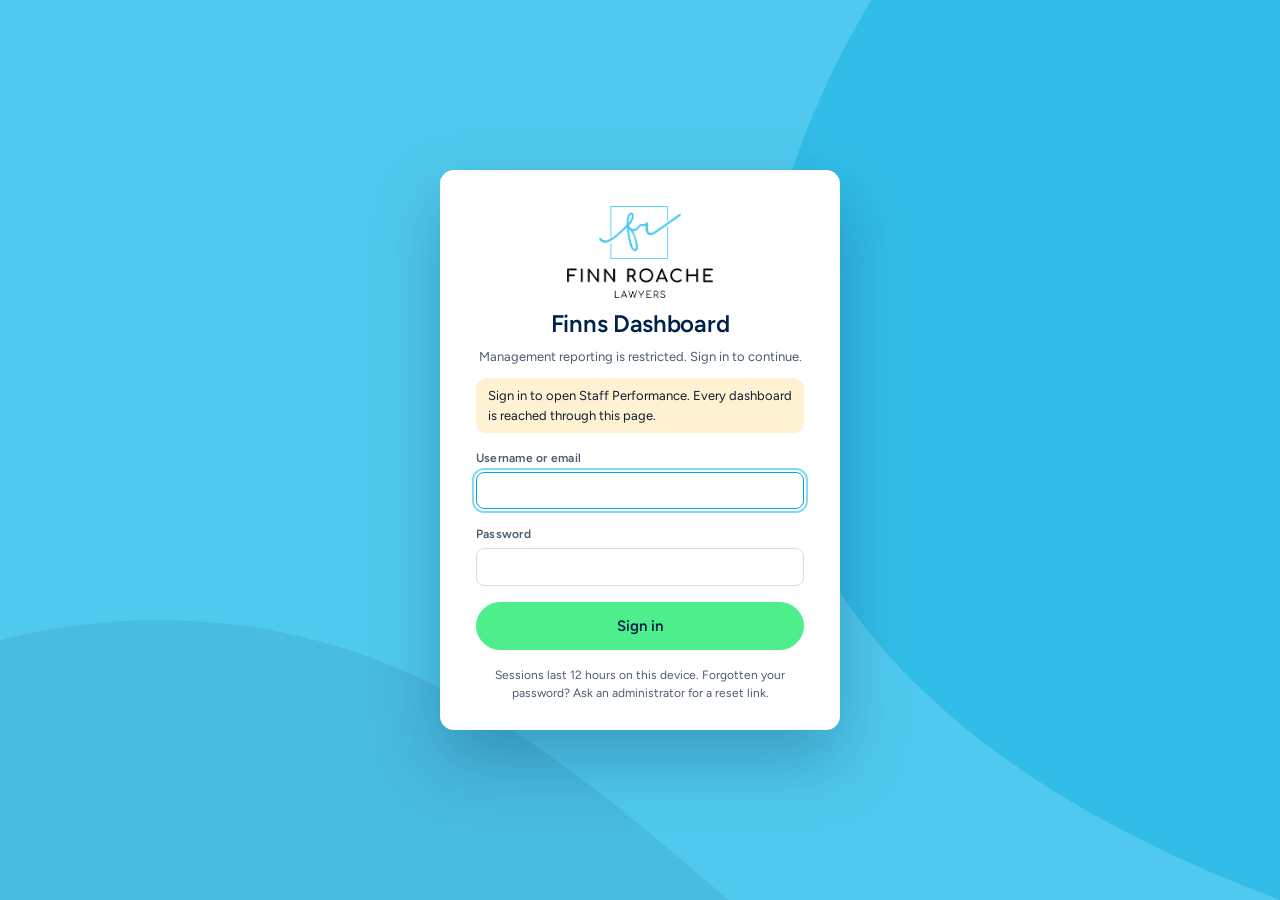
<file: FinnsDashboard/public/staff/index.html>
<!DOCTYPE html>
<html lang="en-AU">
<head>
<meta charset="utf-8">
<meta name="viewport" content="width=device-width, initial-scale=1">
<title>Staff Performance — Finns Dashboard</title>
<meta name="robots" content="noindex, nofollow">
<meta http-equiv="Content-Security-Policy" content="default-src 'self'; script-src 'self'; style-src 'self' 'unsafe-inline'; font-src 'self' data:; img-src 'self' data: blob:; connect-src 'self'; object-src 'none'; base-uri 'self'; form-action 'none'">
<link rel="icon" type="image/png" href="../brand/favicon-32.png">
<link rel="stylesheet" href="styles.css?v=1791698175">
<link rel="stylesheet" href="../brand/finns-brand.css?v=1791760000">
<script src="vendor/xlsx.full.min.js"></script>
<script src="parser.js?v=1791698175"></script>
</head>
<body>
<div id="shell" hidden>
<div class="finn-strip"><b>Finn Roache Lawyers</b><span class="dot"></span><span>Internal management reporting &middot; Confidential</span></div>
<header class="topbar">
  <a class="brand" href="../index.html" title="Back to Finns Dashboard">
    <img class="finn-mark" src="../brand/monogram.png" alt="Finn Roache Lawyers" width="58" height="38">
    <div>
      <p class="eyebrow-sm">Finns Dashboard</p>
      <h1>Billable Staff Performance</h1>
      <p class="sub">Finn Roache Lawyers &middot; Financial year July&ndash;June</p>
    </div>
  </a>
  <nav class="tabs" id="viewTabs">
    <button class="tab active" data-view="dashboard">Dashboard</button>
    <button class="tab" data-view="staff">Staff detail</button>
    <button class="tab" data-view="locations">Locations</button>
    <button class="tab" data-view="data">Data &amp; uploads</button>
    <button class="tab" data-view="method">Method</button>
  </nav>
  <div class="session">
    <span class="who"><span id="whoami"></span> <span class="role-chip" id="roleChip"></span></span>
    <a class="btn ghost mini" href="../index.html">All dashboards</a>
    <button class="btn ghost mini" id="signOutBtn">Sign out</button>
  </div>
</header>

<div id="notice" class="warn" hidden></div>
<section class="controls">
  <div class="ctl">
    <label for="fySel">Financial year</label>
    <select id="fySel"></select>
  </div>
  <div class="ctl">
    <label for="basisSel">Reporting basis</label>
    <select id="basisSel">
      <option value="ytd">Year to date</option>
      <option value="quarter">Quarter</option>
      <option value="month">Month</option>
    </select>
  </div>
  <div class="ctl" id="periodWrap" hidden>
    <label for="periodSel">Period</label>
    <select id="periodSel"></select>
  </div>
  <div class="ctl">
    <label for="locSel">Location</label>
    <select id="locSel"><option value="">All locations</option></select>
  </div>
  <div class="ctl">
    <label for="multInput">Target multiple</label>
    <input id="multInput" type="number" step="0.1" min="0" value="3.5">
  </div>
  <div class="ctl">
    <label for="greenInput">Green at %</label>
    <input id="greenInput" type="number" step="1" min="0" value="100">
  </div>
  <div class="ctl">
    <label for="amberInput">Amber at %</label>
    <input id="amberInput" type="number" step="1" min="0" value="85">
  </div>
  <div class="ctl grow right">
    <button id="exportBtn" class="btn">Export current view (CSV)</button>
  </div>
</section>

<main>
  <!-- DASHBOARD -->
  <div class="view" id="view-dashboard">
    <div class="kpis" id="kpis"></div>
    <div class="panel">
      <div class="panel-head">
        <h2 id="tableTitle">Billable staff performance</h2>
        <div class="legend">
          <span class="sortbar">
            <label for="sortSel">Sort by</label>
            <select id="sortSel">
              <option value="loc">Location (grouped)</option>
              <option value="name">Staff member</option>
              <option value="rec">Receipted</option>
              <option value="recVar">Receipt variance $</option>
              <option value="recPeriodPct">% of receipt target</option>
              <option value="inv">Invoiced</option>
              <option value="invVar">Invoice variance $</option>
              <option value="invPeriodPct">% of invoice target</option>
            </select>
            <button id="sortDirBtn" class="btn mini ghost" type="button" title="Reverse the sort order">High to low</button>
          </span>
          <button id="resetSortBtn" class="btn mini ghost" type="button" hidden>Reset to location view</button>
          <span class="chip g">On / above target</span>
          <span class="chip a">Close to target</span>
          <span class="chip r">Below target</span>
        </div>
      </div>
      <div class="scroll">
        <table class="grid" id="mainTable"></table>
      </div>
      <p class="note" id="tableNote"></p>
    </div>
    <div class="two">
      <div class="panel">
        <div class="panel-head">
          <h2 id="barsRecTitle">Receipted vs target</h2>
          <span class="seg" role="group" aria-label="Chart measure">
            <button type="button" class="segbtn on" data-mode="pct">%</button>
            <button type="button" class="segbtn" data-mode="dollar">$</button>
          </span>
        </div>
        <div id="barsReceipted" class="bars"></div>
        <p class="note" id="barsRecNote"></p>
      </div>
      <div class="panel">
        <div class="panel-head">
          <h2 id="barsInvTitle">Invoiced vs target</h2>
          <span class="seg" role="group" aria-label="Chart measure">
            <button type="button" class="segbtn on" data-mode="pct">%</button>
            <button type="button" class="segbtn" data-mode="dollar">$</button>
          </span>
        </div>
        <div id="barsInvoiced" class="bars"></div>
        <p class="note" id="barsInvNote"></p>
      </div>
    </div>
  </div>

  <!-- STAFF DETAIL -->
  <div class="view" id="view-staff" hidden>
    <div class="panel">
      <div class="panel-head">
        <h2>Staff drill-down</h2>
        <div class="ctl inline">
          <label for="staffSel">Staff member</label>
          <select id="staffSel"></select>
        </div>
      </div>
      <div id="staffDetail"></div>
    </div>
  </div>

  <!-- LOCATIONS -->
  <div class="view" id="view-locations" hidden>
    <div class="panel">
      <h2>Performance by location</h2>
      <div class="scroll"><table class="grid" id="locTable"></table></div>
    </div>
    <div class="panel">
      <h2>Location achievement &mdash; % of period target</h2>
      <div id="barsLoc" class="bars"></div>
    </div>
  </div>

  <!-- DATA -->
  <div class="view" id="view-data" hidden>
    <div class="panel">
      <h2>Upload monthly spreadsheets</h2>
      <p class="note">Drop in any combination of Pay Categories, Staff Receipted Funds and Staff Invoiced Funds exports. The reporting month is read from each report's own date range, so files can be loaded in any order, and re-uploading a month replaces that month's figures. Uploads are saved to the dashboard's shared store, so everyone signed in sees them &mdash; and the newest month becomes the reporting period automatically.</p>
      <p class="note role-viewer-only">Your access to this dashboard is read-only. Ask an administrator for Editor access to upload spreadsheets.</p>
      <div id="drop" class="drop role-editor">
        <input type="file" id="fileInput" multiple accept=".xlsx,.xls">
        <p><strong>Drag files here</strong> or <label for="fileInput" class="link">choose files</label></p>
      </div>
      <div id="uploadLog" class="log"></div>
    </div>
    <div class="panel">
      <div class="panel-head"><h2>Loaded periods</h2><div class="btnrow">
        <button id="refreshBtn" class="btn ghost">Refresh from server</button>
        <button id="backupBtn" class="btn ghost">Download data backup</button>
        <label class="btn ghost role-admin" for="restoreInput" tabindex="0">Restore from backup</label>
        <input type="file" id="restoreInput" accept=".json,application/json" hidden>
      </div></div>
      <p class="note" id="storeNote"></p>
      <div class="scroll"><table class="grid" id="invTable"></table></div>
    </div>
    <div class="panel">
      <div class="panel-head"><h2>Unmatched fee earners</h2></div>
      <p class="note">Names appearing in the receipts or invoiced reports with no matching payroll record in the Pay Categories export &mdash; typically principals, consultants or contractors who are not paid through payroll. They carry no salary-based target, so they sit outside the billable-staff table. Map one to a payroll name if the reports use a different spelling.</p>
      <div class="scroll"><table class="grid" id="unmatchedTable"></table></div>
    </div>
    <div class="panel">
      <div class="panel-head"><h2>Names matched by best fit</h2></div>
      <p class="note">Where a name in the receipts or invoiced reports is not spelled exactly as it appears in payroll, it is credited to the payroll record shown here. A shared surname alone is never enough &mdash; the given name must also agree, so Daniel Georges is not credited to Martin Georges. Check this list and use the mapping above if anything is credited to the wrong person.</p>
      <div class="scroll"><table class="grid" id="fuzzyTable"></table></div>
    </div>
  </div>

  <!-- METHOD -->
  <div class="view" id="view-method" hidden>
    <div class="panel method">
      <h2>How every number is calculated</h2>
      <h3>Billable staff</h3>
      <p>Every staff member in the Pay Categories export is measured, at every office. A person is <strong>listed</strong> in the dashboard only where receipts or invoices are recorded against them somewhere in the selected financial year; anyone with no billings recorded all year (administration, support and other non-fee-earning roles) is calculated but not displayed, so the table stays a list of fee earners. Because the test looks across the whole financial year, a fee earner stays in the table for a quiet month rather than disappearing and reappearing.</p>
      <p>Totals, subtotals and targets are built from the rows on screen, so the firm and location figures cover the fee earners listed and not the salaries of staff with no billings.</p>
      <h3>Locations</h3>
      <p>Offices are reported as one place. The payroll entity prefix is dropped, so <code>FIN - Sydney</code> and <code>SCS - Sydney</code> are consolidated into <strong>Sydney</strong> &mdash; including for a person paid by both entities in the same office, whose pay, receipts and invoices combine into a single Sydney row.</p>
      <h3>Staff who change office</h3>
      <p>Each month is reported under the location the payroll recorded it at. Where a person moved between offices during the year they appear under <strong>each</strong> office, marked &ddagger;, carrying only the months that office paid them &mdash; so pay, targets, receipts and invoices for those months sit with that office. Where a single month spans two locations, that month is apportioned between them in proportion to the pay recorded at each. Annualised salary and targets are calculated separately for each location from the months it paid, so the location figures add back to the person&rsquo;s combined total.</p>
      <p>The <strong>Staff detail</strong> tab always combines every location for the person selected and shows the split between offices.</p>
      <h3>Pay + super</h3>
      <p>For each month, <strong>Amount</strong> plus <strong>SG Super</strong> from every pay category row for that person, excluding any pay category whose name contains &ldquo;Bonus&rdquo;.</p>
      <h3>Estimated annual salary + super</h3>
      <p>Total pay + super across the financial year to date, divided by the number of loaded months in which that person was actually paid, multiplied by 12. Counting only paid months means a starter, leaver or someone on unpaid leave is annualised at their true rate rather than being diluted by months they were not employed.</p>
      <h3>Targets</h3>
      <p>Annual receipted target and annual invoiced target are each the target multiple (default 3.5) &times; estimated annual salary + super. A period target is the annual target &times; the months in the period in which the person was paid &div; 12 &mdash; so a single month is one twelfth, a full quarter one quarter, and year to date scales with the months actually loaded.</p>
      <h3>Receipted and invoiced</h3>
      <p>The staff-level <strong>Contribution</strong> total from the Staff Receipted Funds and Staff Invoiced Funds reports. Contribution is the share of each invoice or receipt attributed to that fee earner, so staff totals add to the firm total without double counting.</p>
      <h3>Traffic lights</h3>
      <p>Green at or above the green threshold of the period target, amber at or above the amber threshold, otherwise red. Both thresholds are adjustable in the control bar.</p>
      <p>The two annual-target columns are an exception: they display year-to-date receipts or invoices as a percentage of the full-year target, but the traffic light grades them against the pro-rata target for the months paid so far (annual target &times; months paid &divide; 12). A fee earner tracking exactly to target therefore shows green from the first month, even though the annual percentage is still small. Hover a cell to see the pro-rata percentage behind the colour.</p>
      <h3>Where the data lives</h3>
      <p>Uploaded reports are held in a single shared store behind the sign-in, not in each person's browser. Anyone signed in sees the same periods, and an upload by one person immediately becomes the firm-wide view; open dashboards pick the change up within a minute and jump to the newest month. Removing a period removes it for everyone.</p>
      <h3>Things to keep in mind</h3>
      <ul>
        <li>Annualised salary is an estimate built from actual pay. A month containing five weekly pay runs, back pay or a leave cash-out will lift it; a part-month start or finish within a paid month will lower it. Check the Staff detail page for anyone whose annualised figure looks wrong before acting on their percentage.</li>
        <li>Receipts and invoices are matched to payroll on the full name first, then on surname <em>and</em> a compatible given name &mdash; identical, a shortening such as Greg for Gregory, or an initial. A shared surname alone is never enough, so two unrelated people with the same surname are not merged. A payroll name contained within the reported one also matches, which covers middle or preferred names and a maiden name added after marriage. Every name matched on anything other than an exact spelling is listed on the Data page for checking, and any name that cannot be matched is listed there rather than silently dropped.</li>
        <li>A fee earner is identified by having receipts or invoices recorded against them, not by their location code, so someone whose billings are all credited to a supervising partner will not appear. Rows marked with a dagger were paid in only some of the loaded months; rows marked with a double dagger were recorded at more than one location.</li>
        <li>Recently started fee earners will always look red. Work in progress builds before it is invoiced, and invoices are receipted later again, so a full target is only a fair test once someone has been billing for a full cycle.</li>
      </ul>
    </div>
  </div>
</main>
<footer class="finn-foot"><div class="inner"><img src="../brand/logo-lockup-white.png" alt="Finn Roache Lawyers" width="69" height="44"><span id="footNote"></span></div></footer>
</div>
<div class="toast" id="toast" hidden></div>
<script src="../shell.js?v=1791760000" data-root="../"></script>
<script src="app.js?v=1791698175"></script>
<script data-pplx-inline-edit>
(function () {
  if (window === window.top) return;

  const allowedParentOrigins = ["https://www.perplexity.ai","https://perplexity.ai","https://testing.perplexity.ai","https://staging.perplexity.ai","https://*.preview.i.perplexity.ai","http://perplexity.localhost","http://localhost:1420","http://127.0.0.1:1420","http://localhost:3000","http://127.0.0.1:3000","http://localhost:5173","http://127.0.0.1:5173"];
  const MAX_FONT_BYTES = 500 * 1024;
  const MAX_TOTAL_FONT_BYTES = 2 * 1024 * 1024;
  const DEFAULT_LINE_HEIGHT = 16;
  let scrollForwarding = false;
  let scrollRaf = 0;
  let trustedTopOrigin = null;

  // Allow entries like "https://*.preview.i.perplexity.ai" — the wildcard
  // matches a single DNS label (no dots), so "https://*.foo" cannot stretch
  // across multiple labels.
  function matchesAllowedOrigin(origin) {
    if (!origin) return false;
    for (const entry of allowedParentOrigins) {
      if (!entry.includes("*")) {
        if (entry === origin) return true;
        continue;
      }
      const pattern = new RegExp(
        "^" +
          entry.replace(/[.+?^${}()|[\]\\]/g, "\\$&").replace(/\*/g, "[^.]+") +
          "$",
      );
      if (pattern.test(origin)) return true;
    }
    return false;
  }

  // Trust decision: when the sender is same-origin-visible (event.origin is a
  // real origin like https://www.perplexity.ai) we trust event.origin directly.
  // When event.origin is "null" (opaque broker srcdoc), we fall back to the
  // broker's stamped `parentOrigin` to identify the top window. The fallback
  // is claim-only — we rely on the browser's native `targetOrigin` enforcement
  // on the response path (see postToTrustedTop) to ensure replies can't be
  // delivered to anyone but the actual top window of that claimed origin.
  function getTrustedParentOrigin(event) {
    const forwardedParentOrigin =
      typeof event.data.parentOrigin === "string" ? event.data.parentOrigin : null;
    const parentOrigin = event.origin === "null" ? forwardedParentOrigin : event.origin;
    return matchesAllowedOrigin(parentOrigin) ? parentOrigin : null;
  }

  // All responses go to window.top with targetOrigin = the allowlisted origin.
  // An attacker that iframes us inside their own null-origin broker can claim
  // any parentOrigin they like, but the browser will drop the reply whenever
  // the real top's origin doesn't match — so the screenshot never leaves.
  function postToTrustedTop(message) {
    if (!trustedTopOrigin) return;
    try {
      window.top.postMessage(message, trustedTopOrigin);
    } catch (_error) {}
  }

  const PICK_CAPABILITIES = ["pick"];
  const PICK_CHAIN_LENGTH = 4;
  const PICK_MAX_TEXT_CHARS = 120;
  const PICK_MAX_HTML_CHARS = 300;

  function truncate(value, maxChars) {
    return value.length > maxChars ? value.slice(0, maxChars - 1) + "…" : value;
  }

  function isPickableElement(element) {
    return (
      element instanceof Element &&
      element !== document.documentElement &&
      element !== document.body
    );
  }

  function resolvePickTarget(x, y) {
    if (!Number.isFinite(x) || !Number.isFinite(y)) return null;
    const element = document.elementFromPoint(x, y);
    return isPickableElement(element) ? element.closest("svg") || element : null;
  }

  function pickLabel(element) {
    if (element.id) return element.localName + "#" + element.id;
    return [element.localName].concat(Array.from(element.classList).slice(0, 2)).join(".");
  }

  // Only attributes that help find the element in source. data-* values and URL
  // query strings or fragments can carry tokens.
  const PICK_ATTRIBUTES = new Set([
    "id",
    "class",
    "name",
    "type",
    "role",
    "alt",
    "aria-label",
    "href",
    "src",
  ]);

  function pickAttributeValue(attribute) {
    return attribute.name === "href" || attribute.name === "src"
      ? attribute.value.split(/[?#]/)[0]
      : attribute.value;
  }

  function describePickElement(element) {
    const chain = [];
    for (
      let current = element;
      isPickableElement(current) && chain.length < PICK_CHAIN_LENGTH;
      current = current.parentElement
    ) {
      chain.unshift(current);
    }
    const attributes = Array.from(element.attributes)
      .filter((attribute) => PICK_ATTRIBUTES.has(attribute.name))
      .map((attribute) => ` ${attribute.name}="${pickAttributeValue(attribute).replace(/"/g, "&quot;")}"`)
      .join("");
    const text = (element.innerText || element.textContent || "").replace(/\s+/g, " ").trim();
    return {
      chain: chain.map(pickLabel),
      html: truncate(`<${element.localName}${attributes}>`, PICK_MAX_HTML_CHARS),
      text: text ? truncate(text, PICK_MAX_TEXT_CHARS) : undefined,
    };
  }

  // Hover asks once per frame, and innerText on a large section forces layout,
  // so only the rect is re-read while the pointer stays on the same element.
  // Clicks ask for fresh details since the page may have changed the element.
  let lastPick = null;

  function describePickTarget(element, fresh) {
    if (fresh || lastPick?.element !== element) {
      lastPick = { element, details: describePickElement(element) };
    }
    const rect = element.getBoundingClientRect();
    return {
      rect: { x: rect.left, y: rect.top, width: rect.width, height: rect.height },
      ...lastPick.details,
    };
  }

  function inlineAll(original, clone) {
    if (original.nodeType !== 1 || clone.nodeType !== 1) return;

    try {
      const computedStyle = getComputedStyle(original);
      // cssText on a computed style is the serialized declaration in modern
      // Chromium/Safari — a single read beats enumerating ~400 longhand
      // properties. Firefox returns "" here, so we fall back on empty.
      const serialized = computedStyle.cssText;
      if (serialized) {
        clone.style.cssText = serialized;
      } else {
        const parts = new Array(computedStyle.length);
        for (let index = 0; index < computedStyle.length; index += 1) {
          const property = computedStyle[index];
          parts[index] = `${property}:${computedStyle.getPropertyValue(property)};`;
        }
        clone.style.cssText = parts.join("");
      }
    } catch (_error) {}

    const originalChildren = original.children;
    const clonedChildren = clone.children;
    for (
      let index = 0;
      index < originalChildren.length && index < clonedChildren.length;
      index += 1
    ) {
      inlineAll(originalChildren[index], clonedChildren[index]);
    }
  }

  function extractFontUrl(srcValue) {
    const matches = [
      ...srcValue.matchAll(
        /url\(["']?([^"')]+)["']?\)(?:\s*format\(["']?([^"')]+)["']?\))?/gi,
      ),
    ];
    if (matches.length === 0) return null;
    const woff2 = matches.find((m) => m[2] && m[2].toLowerCase().includes("woff2"));
    if (woff2) return woff2[1];
    const woff = matches.find((m) => m[2] && m[2].toLowerCase().includes("woff"));
    if (woff) return woff[1];
    return matches[0][1];
  }

  // Cache resolved font URL -> data URI across captures. Fonts on a page
  // essentially never change, and a batch run emits multiple captures back to
  // back — without this we'd refetch + re-base64 every time.
  const fontDataUriCache = new Map();
  const SRC_DECLARATION_RE = /src\s*:\s*[^;}]+/i;

  async function fetchAsDataUri(url) {
    if (fontDataUriCache.has(url)) return fontDataUriCache.get(url);
    let dataUri = null;
    try {
      const response = await fetch(url, { mode: "cors", credentials: "omit" });
      if (response.ok) {
        const blob = await response.blob();
        if (blob.size <= MAX_FONT_BYTES) {
          dataUri = await new Promise((resolve) => {
            const reader = new FileReader();
            reader.onloadend = () =>
              resolve(typeof reader.result === "string" ? reader.result : null);
            reader.onerror = () => resolve(null);
            reader.readAsDataURL(blob);
          });
        }
      }
    } catch (_error) {
      dataUri = null;
    }
    fontDataUriCache.set(url, dataUri);
    return dataUri;
  }

  function collectFontFaceRuleTexts() {
    const rules = [];
    for (const sheet of document.styleSheets) {
      let cssRules;
      try {
        cssRules = sheet.cssRules;
      } catch (_error) {
        continue;
      }
      if (!cssRules) continue;
      for (const rule of cssRules) {
        const cssText = rule.cssText || "";
        if (cssText.startsWith("@font-face")) rules.push(cssText);
      }
    }
    return rules;
  }

  async function buildInlinedFontCss() {
    const ruleTexts = collectFontFaceRuleTexts();
    if (ruleTexts.length === 0) return null;

    const resolved = ruleTexts.map((cssText) => {
      if (!SRC_DECLARATION_RE.test(cssText)) return null;
      const srcMatch = cssText.match(/src\s*:\s*([^;}]+)[;}]/i);
      if (!srcMatch) return null;
      const url = extractFontUrl(srcMatch[1]);
      if (!url) return null;
      try {
        return { cssText, url: new URL(url, document.baseURI).href };
      } catch (_error) {
        return null;
      }
    });

    const dataUris = await Promise.all(
      resolved.map((entry) => (entry ? fetchAsDataUri(entry.url) : Promise.resolve(null))),
    );

    const inlined = [];
    let totalBytes = 0;
    for (let index = 0; index < resolved.length; index += 1) {
      const entry = resolved[index];
      const dataUri = dataUris[index];
      if (!entry || !dataUri) continue;
      const approxBytes = dataUri.length * 0.75;
      if (totalBytes + approxBytes > MAX_TOTAL_FONT_BYTES) break;
      totalBytes += approxBytes;
      inlined.push(entry.cssText.replace(SRC_DECLARATION_RE, `src: url("${dataUri}")`));
    }
    return inlined.length > 0 ? inlined.join("\n") : null;
  }

  function stripExternal(clone) {
    const images = clone.querySelectorAll("img");
    for (let index = 0; index < images.length; index += 1) {
      const src = images[index].getAttribute("src");
      if (src && !src.startsWith("data:")) images[index].removeAttribute("src");
    }

    const elements = clone.querySelectorAll("*");
    for (let index = 0; index < elements.length; index += 1) {
      const style = elements[index].style.cssText;
      if (style && style.includes("url(")) {
        elements[index].style.cssText = style.replace(
          /url\(["']?(?!data:)[^)"']*["']?\)/gi,
          "none",
        );
      }
    }
  }

  function emitScroll() {
    scrollRaf = 0;
    if (!scrollForwarding) return;
    postToTrustedTop({
      type: "INLINE_EDIT_SCROLL",
      scrollX: window.scrollX,
      scrollY: window.scrollY,
      capabilities: PICK_CAPABILITIES,
    });
  }

  window.addEventListener(
    "scroll",
    function () {
      if (!scrollForwarding || scrollRaf) return;
      scrollRaf = requestAnimationFrame(emitScroll);
    },
    { passive: true, capture: true },
  );

  async function handleCaptureRequest(event) {
    const requestId = event.data.requestId;
    const scrollX = window.scrollX;
    const scrollY = window.scrollY;
    const width = window.innerWidth;
    const height = window.innerHeight;

    function postResult(dataUrl) {
      postToTrustedTop({
        type: "INLINE_EDIT_SCREENSHOT_RESULT",
        requestId,
        dataUrl,
        scrollX,
        scrollY,
      });
    }

    try {
      // Wait for any pending web fonts to resolve so both inline metrics and
      // the @font-face inlining below see the same loaded faces.
      if (document.fonts && document.fonts.ready) {
        try {
          await document.fonts.ready;
        } catch (_error) {}
      }

      const clone = document.documentElement.cloneNode(true);
      inlineAll(document.documentElement, clone);

      const removedNodes = clone.querySelectorAll("script,link[rel=\"stylesheet\"],style");
      for (let index = 0; index < removedNodes.length; index += 1) {
        removedNodes[index].remove();
      }

      stripExternal(clone);

      // Re-embed web fonts as data-URI @font-face rules so the SVG rasterizer
      // can resolve them — external font URLs aren't fetched during
      // foreignObject rendering, which would otherwise force a fallback face
      // and change text metrics.
      const inlinedFontCss = await buildInlinedFontCss();
      if (inlinedFontCss) {
        const styleEl = document.createElement("style");
        styleEl.textContent = inlinedFontCss;
        const head = clone.querySelector("head");
        if (head) head.appendChild(styleEl);
        else clone.insertBefore(styleEl, clone.firstChild);
      }

      const html = new XMLSerializer().serializeToString(clone);
      const svg =
        `<svg xmlns="http://www.w3.org/2000/svg" width="${width}" height="${height}">` +
        '<foreignObject width="100%" height="100%">' +
        `<div xmlns="http://www.w3.org/1999/xhtml" style="width:${width}px;height:${height}px;overflow:hidden">` +
        `<div style="position:relative;left:-${scrollX}px;top:-${scrollY}px">` +
        html +
        "</div></div></foreignObject></svg>";
      const svgUrl = `data:image/svg+xml;charset=utf-8,${encodeURIComponent(svg)}`;
      const image = new Image();
      image.onload = function () {
        const canvas = document.createElement("canvas");
        canvas.width = width;
        canvas.height = height;
        canvas.getContext("2d").drawImage(image, 0, 0);
        postResult(canvas.toDataURL("image/png"));
      };
      image.onerror = function () {
        postResult(null);
      };
      image.src = svgUrl;
    } catch (_error) {
      postResult(null);
    }
  }

  window.addEventListener("message", function (event) {
    if (!event.data) return;
    // Only accept messages from the direct parent frame. Blocks sibling /
    // unrelated-window postMessage senders that could otherwise reach us.
    if (event.source !== window.parent) return;

    const trustedParentOrigin = getTrustedParentOrigin(event);
    if (!trustedParentOrigin) return;
    trustedTopOrigin = trustedParentOrigin;

    if (event.data.type === "INLINE_EDIT_PICK") {
      const element = resolvePickTarget(event.data.x, event.data.y);
      postToTrustedTop({
        type: "INLINE_EDIT_PICK_RESULT",
        seq: event.data.seq,
        target: element ? describePickTarget(element, event.data.fresh === true) : null,
      });
      return;
    }

    if (event.data.type === "INLINE_EDIT_SCROLL_START") {
      scrollForwarding = true;
      emitScroll();
      return;
    }

    if (event.data.type === "INLINE_EDIT_SCROLL_STOP") {
      scrollForwarding = false;
      if (scrollRaf) cancelAnimationFrame(scrollRaf);
      scrollRaf = 0;
      return;
    }

    if (event.data.type === "INLINE_EDIT_SCROLL_BY") {
      const { deltaX, deltaY, deltaMode } = event.data;
      if (!scrollForwarding || !Number.isFinite(deltaX) || !Number.isFinite(deltaY)) return;
      if (deltaMode !== 0 && deltaMode !== 1 && deltaMode !== 2) return;
      const lineHeight =
        parseFloat(getComputedStyle(document.documentElement).lineHeight) || DEFAULT_LINE_HEIGHT;
      const scaleX = deltaMode === 1 ? lineHeight : deltaMode === 2 ? window.innerWidth : 1;
      const scaleY = deltaMode === 1 ? lineHeight : deltaMode === 2 ? window.innerHeight : 1;
      // The selection overlay receives the wheel event instead of this iframe.
      // Instant scrolling preserves trackpad deltas even on smooth-scroll sites.
      window.scrollBy({ left: deltaX * scaleX, top: deltaY * scaleY, behavior: "instant" });
      emitScroll();
      return;
    }

    if (event.data.type !== "INLINE_EDIT_CAPTURE_REQUEST") return;

    handleCaptureRequest(event);
  });
})();

</script></body>
</html>
</file>
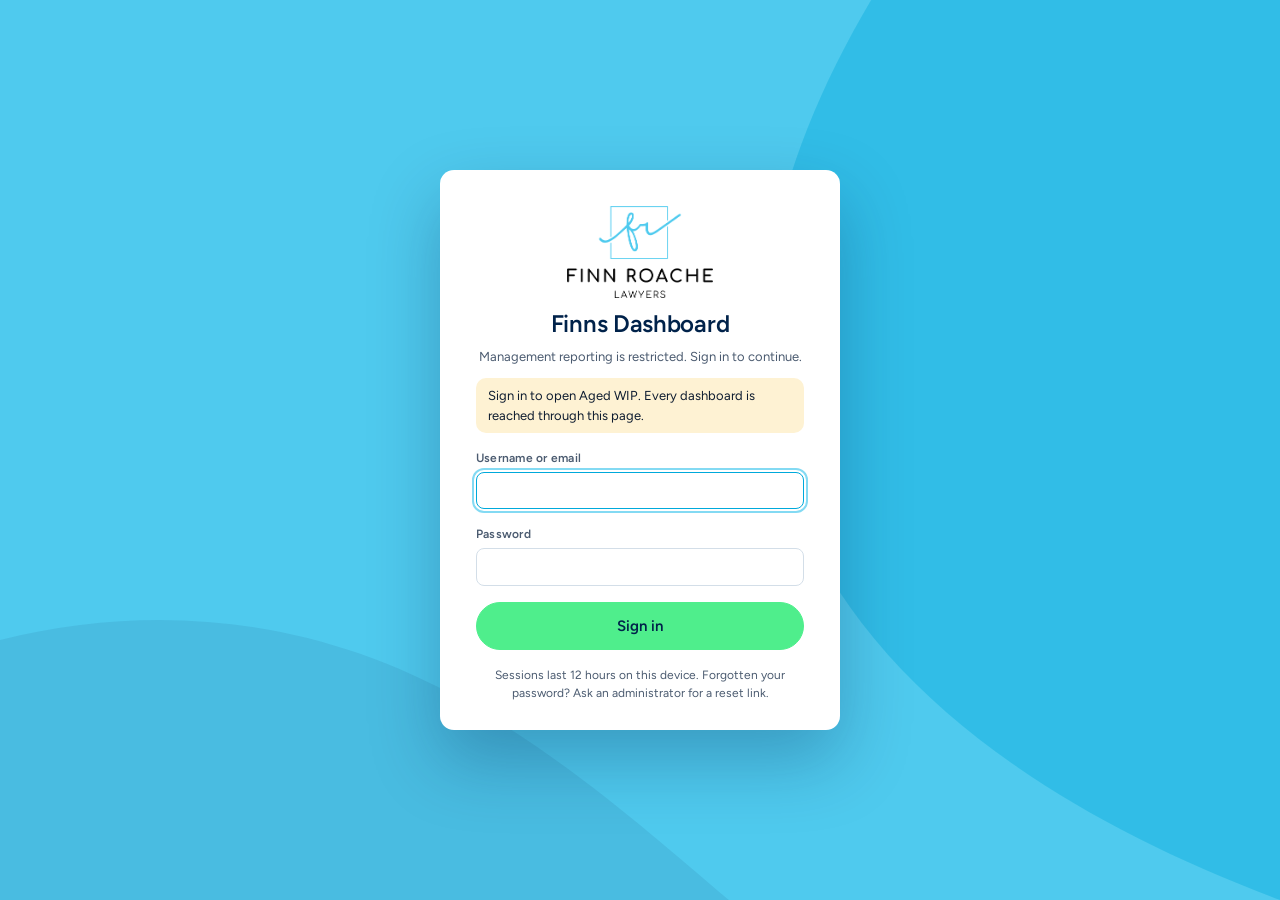
<file: FinnsDashboard/public/wip/index.html>
<!DOCTYPE html>
<html lang="en-AU" data-theme="light">
<head>
<meta charset="utf-8">
<meta name="viewport" content="width=device-width, initial-scale=1">
<title>Aged WIP — Finns Dashboard</title>
<meta name="description" content="Aged work in progress for Finn Roache Lawyers by client, matter and staff, split between professional fees and on-costs.">
<link rel="icon" type="image/png" href="../brand/favicon-32.png">
<meta http-equiv="Content-Security-Policy" content="default-src 'self'; script-src 'self'; style-src 'self' 'unsafe-inline'; font-src 'self' data:; img-src 'self' data: blob:; connect-src 'self'; object-src 'none'; base-uri 'self'; form-action 'none'">
<link rel="stylesheet" href="base.css?v=8">
<link rel="stylesheet" href="../brand/finns-brand.css?v=8">
<link rel="stylesheet" href="wip.css?v=15">
</head>
<body>
<div id="shell" hidden>
<div class="finn-strip"><b>Finn Roache Lawyers</b><span class="dot"></span><span>Internal management reporting &middot; Confidential</span></div>
<header class="topbar">
  <a class="brand" href="../index.html" title="Back to Finns Dashboard">
    <img class="finn-mark" src="../brand/monogram.png" alt="Finn Roache Lawyers" width="58" height="38">
    <div class="brand-text">
      <span class="eyebrow">Finns Dashboard</span>
      <span class="brand-name">Aged WIP</span>
    </div>
  </a>
  <p class="stamp" id="subtitle">Loading…</p>
  <div class="topbar-actions">
    <button class="btn btn-primary role-editor" id="uploadOpen" type="button">
      <svg width="16" height="16" viewBox="0 0 24 24" fill="none" stroke="currentColor" stroke-width="2" stroke-linecap="round"><path d="M12 17V3M7 8l5-5 5 5M4 17v3h16v-3"/></svg>
      Upload period</button>
    <button class="btn btn-ghost" id="reconOpen" type="button">Reconciliation</button>
    <button class="btn btn-icon" id="themeBtn" type="button" aria-label="Switch to dark mode">
      <svg width="18" height="18" viewBox="0 0 24 24" fill="none" stroke="currentColor" stroke-width="2"><path d="M21 12.8A9 9 0 1 1 11.2 3a7 7 0 0 0 9.8 9.8z"/></svg></button>
    <div class="account">
      <button class="btn btn-ghost" id="accountBtn" type="button" aria-haspopup="true" aria-expanded="false"><span id="accountName">—</span> <span class="role-chip" id="accountRole"></span></button>
      <div class="menu" id="accountMenu" hidden>
        <a href="../index.html">All dashboards</a>
        <button type="button" id="signOut">Sign out</button>
      </div>
    </div>
  </div>
</header>

<main class="wrap">
  <div class="notice" id="notice" role="status" hidden></div>

  <section class="params" aria-labelledby="paramsTitle">
    <div class="params-head">
      <h2 id="paramsTitle">Reporting parameters</h2>
      <p>Every report on this page follows these settings.</p>
    </div>
    <div class="params-grid">
      <label class="field"><span>Period ended</span><select id="periodFilter"></select></label>
      <div class="field"><span>WIP type</span>
        <div class="seg seg-fill" role="group" aria-label="WIP type" id="typeSeg">
          <button type="button" data-type="all" class="active" aria-pressed="true">All</button>
          <button type="button" data-type="fees" aria-pressed="false">Professional services</button>
          <button type="button" data-type="oncost" aria-pressed="false">On-costs / disbursements</button>
        </div>
      </div>
      <label class="field"><span>Aged break</span><select id="bucketFilter"></select></label>
      <label class="field"><span>Responsible staff</span><select id="respFilter"></select></label>
      <label class="field"><span>Staff billed by</span><select id="billedFilter"></select></label>
      <label class="field"><span>Matter type</span><select id="mtypeFilter"></select></label>
      <label class="field field-search"><span>Search</span><input id="search" type="search" placeholder="Client, matter number or description"></label>
      <label class="field"><span>Matter status</span><select id="statusFilter"></select></label>
      <button class="btn btn-ghost params-clear" id="clearFilters" type="button">Clear filters</button>
    </div>
    <p class="filter-note" id="filterNote" hidden></p>
  </section>

  <section class="tiles wip-tiles" id="tiles" aria-label="Key figures"></section>

  <section class="grid-2">
    <article class="card">
      <header class="card-head"><div><h3>Ageing profile</h3><p class="sub" id="ageSub">Professional fees and on-costs by aged break</p></div></header>
      <div class="chart-box"><canvas id="ageChart" aria-label="Ageing profile chart"></canvas></div>
    </article>
    <article class="card">
      <header class="card-head"><div><h3>WIP by period ended</h3><p class="sub" id="trendSub">Total WIP at each uploaded period, by aged break</p></div></header>
      <div class="chart-box"><canvas id="trendChart" aria-label="WIP history chart"></canvas><p class="empty-chart" id="trendEmpty" hidden></p></div>
    </article>
  </section>

  <section class="card" id="listCard">
    <header class="card-head">
      <div><h3 id="listTitle">WIP by client</h3><p class="sub" id="listSub"></p></div>
      <div class="card-actions">
        <div class="seg" role="group" aria-label="Display by" id="viewSeg">
          <button type="button" data-view="client" class="active" aria-pressed="true">Client</button>
          <button type="button" data-view="bucket" aria-pressed="false">Aged breaks</button>
          <button type="button" data-view="resp" aria-pressed="false">Responsible staff</button>
          <button type="button" data-view="billed" aria-pressed="false">Staff billed by</button>
          <button type="button" data-view="mtype" aria-pressed="false">Matter type</button>
          <button type="button" data-view="trust" aria-pressed="false">Trust, no time</button>
          <button type="button" data-view="period" aria-pressed="false">Period ended</button>
        </div>
        <button class="btn btn-ghost" id="exportList" type="button">Export CSV</button>
      </div>
    </header>
    <div class="trust-bar" id="trustBar" hidden>
      <span class="trust-bar-label">Matter status</span>
      <div class="seg" role="group" aria-label="Matter status" id="statusSeg">
        <button type="button" data-st="active" aria-pressed="false">Active</button>
        <button type="button" data-st="archived" aria-pressed="false">Archived</button>
        <button type="button" data-st="all" class="active" aria-pressed="true">All</button>
      </div>
      <span class="trust-bar-note" id="trustBarNote"></span>
    </div>
    <div class="table-wrap tall" id="listWrap">
      <table class="data clickable" id="listTable"><thead></thead><tbody></tbody><tfoot></tfoot></table>
    </div>
    <p class="hint" id="listHint"></p>
  </section>

  <section class="card hidden" id="clientCard">
    <header class="card-head">
      <div><p class="eyebrow">Client</p><h3 id="clientTitle"></h3><p class="sub" id="clientSub"></p></div>
      <div class="card-actions">
        <div class="seg" role="group" aria-label="WIP type" data-sync="type">
          <button type="button" data-type="all">All</button>
          <button type="button" data-type="fees">Professional services</button>
          <button type="button" data-type="oncost">On-costs</button>
        </div>
        <button class="btn btn-ghost" id="exportClient" type="button">Export CSV</button>
        <button class="btn btn-ghost" id="clientClose" type="button">Back to list</button>
      </div>
    </header>
    <div class="tiles small" id="clientTiles"></div>
    <p class="hint">Select a matter to see the fee earners and on-costs behind it.</p>
    <div class="table-wrap">
      <table class="data clickable" id="matterTable"><thead></thead><tbody></tbody><tfoot></tfoot></table>
    </div>
  </section>

  <section class="card hidden" id="matterCard">
    <header class="card-head">
      <div><p class="eyebrow">Matter</p><h3 id="matterTitle"></h3><p class="sub" id="matterSub"></p></div>
      <div class="card-actions">
        <div class="seg" role="group" aria-label="WIP type" data-sync="type">
          <button type="button" data-type="all">All</button>
          <button type="button" data-type="fees">Professional services</button>
          <button type="button" data-type="oncost">On-costs</button>
        </div>
        <button class="btn btn-ghost" id="exportMatter" type="button">Export CSV</button>
        <button class="btn btn-ghost" id="matterClose" type="button">Back to client</button>
      </div>
    </header>
    <div class="tiles small" id="matterTiles"></div>
    <h4 class="table-title">Staff and on-costs</h4>
    <div class="table-wrap">
      <table class="data" id="staffTable"><thead></thead><tbody></tbody><tfoot></tfoot></table>
    </div>
    <h4 class="table-title">Transactions <span class="sub" id="txnSub"></span></h4>
    <div class="table-wrap tall">
      <table class="data" id="txnTable"><thead></thead><tbody></tbody></table>
    </div>
  </section>

  <footer class="foot">Source: LEAP Aged WIP &amp; Disbursements Report (grouped by Staff Responsible), Aged WIP Report (grouped by Staff Billed By), Matter List and Client Details. Excludes WIP on draft invoices (fee lines not on the Aged WIP Report). Ageing is measured from each transaction date to the period-ended date. Amounts exclude GST.</footer>
</main>
<footer class="finn-foot"><div class="inner"><img src="../brand/logo-lockup-white.png" alt="Finn Roache Lawyers" width="69" height="44"><span><b>Finns Dashboard</b> &nbsp;&middot;&nbsp; Internal management reporting for Finn Roache Lawyers. Confidential &mdash; not for distribution.</span></div></footer>
</div>

<!-- UPLOAD -->
<dialog id="uploadDialog" class="dlg" aria-labelledby="uploadHeading">
  <div class="dlg-head"><div><p class="eyebrow">New period</p><h3 id="uploadHeading">Upload WIP reports</h3>
    <p class="desc">Add the LEAP exports for one period ended. Each period is kept, so the history builds with every upload.</p></div>
    <button class="btn btn-icon" type="button" data-close aria-label="Close">✕</button></div>
  <div class="dlg-body">
    <label class="drop" id="drop" for="fileInput" tabindex="0">
      <svg width="28" height="28" viewBox="0 0 24 24" fill="none" stroke="currentColor" stroke-width="1.8" stroke-linecap="round"><path d="M12 17V3M7 8l5-5 5 5M4 17v3h16v-3"/></svg>
      <b>Drop .xlsx files here or select them</b>
      <span>Aged WIP &amp; Disbursements Report (the master) and Aged WIP Report, both required and aged at the same date. The period is the week ending (Sunday) that contains that date. The Aged WIP Report gives Staff Billed By and identifies WIP on draft invoices, which is left out. Add the Trust Trial Balance at the same date to show trust balances; it is saved straight away and can be added on its own. Administrators can also add a new Matter List or Client Details (shared with Aged Debtors).</span>
    </label>
    <input id="fileInput" type="file" accept=".xlsx" multiple hidden>
    <ul class="file-list" id="fileList"></ul>
    <p class="hint" id="leapInfo"></p>
    <p class="form-err" id="uploadErr" hidden></p>
  </div>
  <div class="dlg-foot">
    <button class="btn btn-ghost" type="button" data-close>Cancel</button>
    <button class="btn btn-primary" id="commitBtn" type="button" disabled>Add period</button>
  </div>
</dialog>

<!-- RECONCILIATION -->
<dialog id="reconDialog" class="dlg wide" aria-labelledby="reconHeading">
  <div class="dlg-head"><div><p class="eyebrow">Check</p><h3 id="reconHeading">Reconciliation and draft-invoice exclusion</h3><p class="desc" id="reconDesc"></p></div>
    <button class="btn btn-icon" type="button" data-close aria-label="Close">✕</button></div>
  <div class="dlg-body" id="reconBody"></div>
  <div class="dlg-foot">
    <button class="btn btn-ghost" id="exportRecon" type="button">Export excluded and ignored lines</button>
    <button class="btn btn-danger role-admin" id="deletePeriod" type="button">Delete this period</button>
    <button class="btn btn-primary" type="button" data-close>Close</button>
  </div>
</dialog>

<div class="toast" id="toast" role="status" hidden></div>
<script src="../shell.js?v=1791760000" data-root="../"></script>
<script src="../vendor/chart.umd.min.js"></script>
<script src="parser.js?v=20"></script>
<script src="app.js?v=19"></script>
</body>
</html>
</file>
<file: FinnsDashboard/public/portal.css>
/* ---------- tokens ---------- */
:root, [data-theme="light"] {
  --text-xs: .75rem; --text-sm: .8125rem; --text-base: .9375rem; --text-lg: 1.125rem; --text-xl: 1.5rem;
  --space-1:.25rem; --space-2:.5rem; --space-3:.75rem; --space-4:1rem; --space-5:1.25rem; --space-6:1.5rem; --space-8:2rem;
  --color-bg:#F4F5F4; --color-surface:#FFFFFF; --color-surface-2:#F8F9F8; --color-surface-offset:#EDEFEE;
  --color-border:#D9DCDA; --color-divider:#E6E8E7;
  --color-text:#1B231F; --color-text-muted:#5F6964; --color-text-faint:#9BA29D;
  --color-primary:#0E5C63; --color-primary-hover:#0A464C; --color-primary-soft:#DCE9E9;
  --color-danger:#A13544; --color-danger-soft:#F3DEE0; --color-warn:#96551A; --color-warn-soft:#F6E8DA; --color-good:#3E7A35;
  --shadow-sm:0 1px 2px rgba(20,30,25,.07); --shadow-md:0 6px 18px rgba(20,30,25,.09); --shadow-lg:0 20px 50px rgba(20,30,25,.22);
  --radius-sm:.375rem; --radius-md:.5rem; --radius-lg:.75rem;
  --font-body:'Satoshi','Helvetica Neue',system-ui,sans-serif;
  --font-display:'General Sans','Satoshi',system-ui,sans-serif;
  --t:170ms cubic-bezier(.16,1,.3,1);
  --client-name-width:220px;
}
[data-theme="dark"] {
  --color-bg:#121614; --color-surface:#191E1C; --color-surface-2:#1E2422; --color-surface-offset:#232A27;
  --color-border:#333B38; --color-divider:#272E2B;
  --color-text:#D5DAD7; --color-text-muted:#949C98; --color-text-faint:#636B67;
  --color-primary:#63AEB3; --color-primary-hover:#86C6CA; --color-primary-soft:#22383A;
  --color-danger:#DD8490; --color-danger-soft:#3B2A2D; --color-warn:#C9874B; --color-warn-soft:#3A2D20; --color-good:#7FB472;
  --shadow-sm:0 1px 2px rgba(0,0,0,.35); --shadow-md:0 8px 24px rgba(0,0,0,.4); --shadow-lg:0 20px 50px rgba(0,0,0,.6);
}
*,*::before,*::after{box-sizing:border-box;margin:0;padding:0}
html{-webkit-font-smoothing:antialiased;text-rendering:optimizeLegibility}
body{min-height:100dvh;font-family:var(--font-body);font-size:var(--text-base);line-height:1.5;color:var(--color-text);background:var(--color-bg)}
button{cursor:pointer;background:none;border:none;font:inherit;color:inherit}
input,select{font:inherit;color:inherit}
table{border-collapse:collapse;width:100%}
a{color:var(--color-primary)}
:focus-visible{outline:2px solid var(--color-primary);outline-offset:2px;border-radius:var(--radius-sm)}
h1,h2,h3,h4{font-family:var(--font-display);line-height:1.2;text-wrap:balance;font-weight:600}
h3{font-size:var(--text-lg)} h4{font-size:var(--text-base)}
.hidden{display:none!important}
[hidden]{display:none!important}
.eyebrow{font-size:var(--text-xs);font-weight:700;letter-spacing:.09em;text-transform:uppercase;color:var(--color-primary)}
.sub{font-size:var(--text-sm);color:var(--color-text-muted);font-weight:400}
.hint{font-size:var(--text-sm);color:var(--color-text-muted);margin-top:var(--space-2)}
.num{text-align:right;font-variant-numeric:tabular-nums lining-nums;white-space:nowrap}

/* ---------- buttons & fields ---------- */
.btn{display:inline-flex;align-items:center;justify-content:center;gap:var(--space-2);padding:.5rem .85rem;border-radius:var(--radius-md);
  font-size:var(--text-sm);font-weight:500;border:1px solid transparent;transition:background var(--t),border-color var(--t),color var(--t);white-space:nowrap;cursor:pointer;text-decoration:none}
.btn-primary{background:var(--color-primary);color:#fff}
[data-theme="dark"] .btn-primary{color:#0D1514}
.btn-primary:hover{background:var(--color-primary-hover)}
.btn-ghost{border-color:var(--color-border);background:var(--color-surface);color:var(--color-text)}
.btn-ghost:hover{border-color:var(--color-primary);color:var(--color-primary)}
.btn-danger{border-color:var(--color-danger);color:var(--color-danger);background:var(--color-surface)}
.btn-danger:hover{background:var(--color-danger-soft)}
.btn-icon{padding:.45rem;border-radius:var(--radius-md);border:1px solid var(--color-border);background:var(--color-surface);line-height:1;min-width:2.1rem}
.btn-sm{padding:.3rem .6rem;font-size:var(--text-xs)}
.btn:disabled{opacity:.45;cursor:not-allowed}
.field{display:flex;flex-direction:column;gap:.3rem;font-size:var(--text-sm);min-width:0}
.field>span{font-size:var(--text-xs);font-weight:600;color:var(--color-text-muted);letter-spacing:.02em}
.field input,.field select{width:100%;padding:.5rem .6rem;border:1px solid var(--color-border);border-radius:var(--radius-md);background:var(--color-surface);min-height:2.35rem}
.field input:focus,.field select:focus{outline:2px solid color-mix(in srgb,var(--color-primary) 50%,transparent);border-color:var(--color-primary)}
.field input[readonly],.field input:disabled{background:var(--color-surface-2);color:var(--color-text-muted)}
.field.inline{flex-direction:row;align-items:center;gap:var(--space-2)}
.field.inline select{width:auto}
.form-err{color:var(--color-danger);font-size:var(--text-sm);margin-top:var(--space-2)}

/* ---------- sign in ---------- */
.gate{min-height:100dvh;display:grid;place-items:center;padding:var(--space-6);
  background:radial-gradient(1200px 500px at 50% -10%,var(--color-primary-soft),transparent),var(--color-bg)}
.gate-card{width:min(400px,100%);background:var(--color-surface);border:1px solid var(--color-border);border-radius:var(--radius-lg);
  padding:var(--space-8);box-shadow:var(--shadow-md);display:flex;flex-direction:column;gap:var(--space-4)}
.gate-card h1{font-size:var(--text-xl);margin-top:-.5rem}
.gate-mark{color:var(--color-primary)}
.gate-sub{color:var(--color-text-muted);font-size:var(--text-sm);margin-top:-.5rem}
.gate-btn{padding:.7rem;font-size:var(--text-base)}
.gate-foot{font-size:var(--text-xs);color:var(--color-text-muted)}

/* ---------- top bar ---------- */
.topbar{position:sticky;top:0;z-index:30;display:flex;gap:var(--space-4);align-items:center;justify-content:space-between;flex-wrap:wrap;
  padding:var(--space-3) clamp(var(--space-4),3vw,var(--space-8));background:color-mix(in srgb,var(--color-surface) 92%,transparent);
  backdrop-filter:blur(10px);border-bottom:1px solid var(--color-border)}
.brand{display:flex;align-items:center;gap:var(--space-3);color:inherit;text-decoration:none;border-radius:var(--radius-md)}
.brand:hover .brand-name{color:var(--color-primary)}
.mark{color:var(--color-primary);flex:none}
.brand-text{display:flex;flex-direction:column;line-height:1.2}
.brand-name{font-family:var(--font-display);font-weight:600;font-size:var(--text-lg);letter-spacing:-.01em}
.stamp{font-size:var(--text-sm);color:var(--color-text-muted);flex:1;min-width:220px}
.stamp .warn{color:var(--color-warn);font-weight:600}
.topbar-actions{display:flex;align-items:center;gap:var(--space-2);flex-wrap:wrap}
.account{position:relative}
.role-chip{font-size:.6875rem;text-transform:uppercase;letter-spacing:.06em;padding:.1rem .4rem;border-radius:99px;background:var(--color-primary-soft);color:var(--color-primary);font-weight:700}
.menu{position:absolute;right:0;top:calc(100% + 6px);background:var(--color-surface);border:1px solid var(--color-border);border-radius:var(--radius-md);box-shadow:var(--shadow-md);min-width:190px;padding:var(--space-1);z-index:40}
.menu button,.menu a{display:block;color:inherit;text-decoration:none;width:100%;text-align:left;padding:.5rem .75rem;border-radius:var(--radius-sm);font-size:var(--text-sm)}
.menu button:hover,.menu a:hover{background:var(--color-surface-offset)}

/* ---------- layout ---------- */
.wrap{max-width:1440px;margin:0 auto;padding:var(--space-6) clamp(var(--space-4),3vw,var(--space-8)) var(--space-8);display:flex;flex-direction:column;gap:var(--space-5)}
.notice{padding:var(--space-3) var(--space-4);border-radius:var(--radius-md);background:var(--color-primary-soft);color:var(--color-text);font-size:var(--text-sm);border:1px solid color-mix(in srgb,var(--color-primary) 30%,transparent)}
.notice.error{background:var(--color-danger-soft);border-color:color-mix(in srgb,var(--color-danger) 35%,transparent)}
.notice.warn{background:var(--color-warn-soft);border-color:color-mix(in srgb,var(--color-warn) 35%,transparent)}
.card{background:var(--color-surface);border:1px solid var(--color-border);border-radius:var(--radius-lg);padding:var(--space-5);box-shadow:var(--shadow-sm);min-width:0}
.card-head{display:flex;justify-content:space-between;align-items:flex-start;gap:var(--space-4);flex-wrap:wrap;margin-bottom:var(--space-4)}
.card-head>div:first-child{min-width:0;flex:1 1 320px}
.card-actions{display:flex;gap:var(--space-2);flex-wrap:wrap;align-items:center}
.grid-2{display:grid;grid-template-columns:repeat(2,minmax(0,1fr));gap:var(--space-5)}
@media (max-width:980px){.grid-2{grid-template-columns:1fr}}
.foot{font-size:var(--text-xs);color:var(--color-text-muted);text-align:center;padding:var(--space-4)}

/* ---------- parameters ---------- */
.params{background:var(--color-surface);border:1px solid color-mix(in srgb,var(--color-primary) 45%,var(--color-border));border-left:5px solid var(--color-primary);
  border-radius:var(--radius-lg);padding:var(--space-4) var(--space-5);box-shadow:var(--shadow-sm)}
.params-head{display:flex;align-items:baseline;gap:var(--space-3);margin-bottom:var(--space-3);flex-wrap:wrap}
.params-head h2{font-size:var(--text-base);color:var(--color-primary)}
.params-head p{font-size:var(--text-xs);color:var(--color-text-muted)}
.params-grid{display:grid;grid-template-columns:repeat(auto-fit,minmax(170px,1fr));gap:var(--space-3);align-items:end}
.params>.params-grid{grid-template-columns:repeat(5,minmax(140px,1fr)) minmax(220px,1.5fr) auto}
@media (max-width:1180px){.params>.params-grid{grid-template-columns:repeat(3,minmax(0,1fr))}}
@media (max-width:640px){.params>.params-grid{grid-template-columns:1fr}}
.params-grid.compact{margin-bottom:var(--space-4)}
.params-clear{min-height:2.35rem}
.group-rules{margin-top:var(--space-3);font-size:var(--text-sm);color:var(--color-text-muted)}
.group-rules summary{cursor:pointer;color:var(--color-primary);font-weight:500;width:max-content}
.group-rules p{margin-top:var(--space-2);max-width:120ch}

/* ---------- tiles ---------- */
.tiles{display:grid;grid-template-columns:repeat(auto-fit,minmax(190px,1fr));gap:var(--space-3)}
.tile{background:var(--color-surface);border:1px solid var(--color-border);border-radius:var(--radius-lg);padding:var(--space-4);box-shadow:var(--shadow-sm);min-width:0}
.tile .label{font-size:var(--text-xs);font-weight:600;color:var(--color-text-muted);text-transform:uppercase;letter-spacing:.05em}
.tile .value{font-family:var(--font-display);font-size:1.45rem;font-weight:600;font-variant-numeric:tabular-nums;margin-top:.2rem;letter-spacing:-.01em;white-space:nowrap;overflow:hidden;text-overflow:ellipsis}
.tile .sub{font-size:var(--text-xs);margin-top:.15rem}
.tile.accent{border-color:color-mix(in srgb,var(--color-danger) 40%,var(--color-border))}
.tile.accent .value{color:var(--color-danger)}
.tiles.small .tile{box-shadow:none;background:var(--color-surface-2)}
.tiles.small .value{font-size:1.2rem}
.movement-tiles .tile{cursor:pointer;transition:border-color var(--t),background var(--t)}
.movement-tiles .tile:hover{border-color:var(--color-primary)}
.movement-tiles .tile.active{border-color:var(--color-primary);background:var(--color-primary-soft)}
.signed.positive{color:var(--color-danger)} .signed.negative{color:var(--color-good)}
.reconcile{font-size:var(--text-sm);color:var(--color-text-muted);margin:var(--space-3) 0 var(--space-4)}

/* ---------- charts ---------- */
.chart-box{position:relative;height:300px}
.chart-box.tall{height:420px}
.chart-box.auto{height:auto}
.chart-head{margin-bottom:var(--space-2)}
.table-title{margin:var(--space-5) 0 var(--space-2)}

/* ---------- tables ---------- */
.table-wrap{overflow:auto;border:1px solid var(--color-divider);border-radius:var(--radius-md);max-height:460px}
.table-wrap.tall{max-height:640px}
table.data{font-size:var(--text-sm)}
table.data th,table.data td{padding:.5rem .65rem;border-bottom:1px solid var(--color-divider);vertical-align:top;text-align:left}
table.data thead th{position:sticky;top:0;background:var(--color-surface-2);font-size:var(--text-xs);font-weight:700;color:var(--color-text-muted);text-transform:uppercase;letter-spacing:.04em;z-index:2;white-space:nowrap}
table.data .num,table.data thead th.num{text-align:right}
table.data th[data-sort]{cursor:pointer;user-select:none}
table.data th[data-sort]:hover{color:var(--color-primary)}
table.data th.sorted::after{content:' ▾';color:var(--color-primary)}
table.data th.sorted.asc::after{content:' ▴'}
table.data tbody tr:hover td{background:var(--color-surface-2)}
table.data tfoot th{background:var(--color-surface-2);font-weight:700}
.client-col{position:relative;width:var(--client-name-width);min-width:var(--client-name-width);max-width:var(--client-name-width);white-space:normal!important;overflow-wrap:anywhere}
#clientTable td:nth-child(2),#directoryTable td:first-child{width:var(--client-name-width);min-width:var(--client-name-width);max-width:var(--client-name-width);overflow-wrap:anywhere}
.col-resize{position:absolute;right:-3px;top:0;bottom:0;width:8px;cursor:col-resize;z-index:3}
.col-resize::after{content:'';position:absolute;left:3px;top:20%;bottom:20%;width:2px;border-radius:2px;background:var(--color-border)}
.col-resize:hover::after,.col-resize:focus::after{background:var(--color-primary)}
tr.client-row,tr.matter-row,table.clickable tbody tr{cursor:pointer}
tr.client-row.selected td{background:var(--color-primary-soft)!important}
tr.client-group th{background:var(--color-surface-offset);font-size:var(--text-sm);font-weight:600;color:var(--color-text);text-transform:none;letter-spacing:0;position:static}
.neg{color:var(--color-good)}
.age{display:inline-block;padding:.05rem .45rem;border-radius:99px;background:var(--color-surface-offset);font-size:var(--text-xs);white-space:nowrap}
.age.old{background:var(--color-danger-soft);color:var(--color-danger);font-weight:600}
.marker{display:inline-block;margin-left:.35rem;padding:0 .4rem;border-radius:99px;font-size:.6875rem;font-weight:700;letter-spacing:.03em;background:var(--color-primary-soft);color:var(--color-primary);vertical-align:1px}
.marker.warn{background:var(--color-warn-soft);color:var(--color-warn)}
.marker.danger{background:var(--color-danger-soft);color:var(--color-danger)}
.status{font-size:var(--text-xs);font-weight:700;padding:.1rem .5rem;border-radius:99px;text-transform:uppercase;letter-spacing:.04em}
.status.active{background:color-mix(in srgb,var(--color-good) 18%,transparent);color:var(--color-good)}
.status.invited{background:var(--color-warn-soft);color:var(--color-warn)}
.status.disabled{background:var(--color-surface-offset);color:var(--color-text-muted)}
.row-actions{display:flex;gap:var(--space-2);flex-wrap:wrap;margin-top:var(--space-3)}
td .row-actions{margin:0}
.seg{display:inline-flex;border:1px solid var(--color-border);border-radius:var(--radius-md);overflow:hidden;background:var(--color-surface)}
.seg button{padding:.45rem .8rem;font-size:var(--text-sm);font-weight:500;color:var(--color-text-muted)}
.seg button+button{border-left:1px solid var(--color-border)}
.seg button.active{background:var(--color-primary);color:#fff}
[data-theme="dark"] .seg button.active{color:#0D1514}

/* ---------- dialogs ---------- */
dialog.dlg{border:1px solid var(--color-border);border-radius:var(--radius-lg);background:var(--color-surface);color:var(--color-text);box-shadow:var(--shadow-lg);
  width:min(560px,calc(100vw - 2rem));max-height:calc(100dvh - 2rem);padding:0;margin:auto}
dialog.dlg.wide{width:min(1180px,calc(100vw - 2rem))}
dialog.dlg::backdrop{background:rgba(10,18,15,.5);backdrop-filter:blur(2px)}
dialog.dlg[open]{display:flex;flex-direction:column}
dialog.dlg>form{display:flex;flex-direction:column;min-height:0}
.dlg-head{display:flex;justify-content:space-between;gap:var(--space-4);padding:var(--space-5) var(--space-5) var(--space-3);border-bottom:1px solid var(--color-divider)}
.dlg-head h3{margin-top:.15rem}
.dlg-head>.btn-icon{align-self:flex-start;flex:none}
.dlg-head .desc{font-size:var(--text-sm);margin-top:.2rem}
.dlg-body{padding:var(--space-4) var(--space-5);overflow:auto;display:flex;flex-direction:column;gap:var(--space-3);min-height:0}
.dlg-foot{display:flex;gap:var(--space-2);flex-wrap:wrap;padding:var(--space-3) var(--space-5) var(--space-5);border-top:1px solid var(--color-divider)}
.contact-grid{display:grid;grid-template-columns:repeat(3,minmax(0,1fr)) auto;gap:var(--space-3);align-items:end}
.contact-grid.four{grid-template-columns:repeat(4,minmax(0,1fr))}
.edit-form .contact-grid{grid-template-columns:repeat(3,minmax(0,1fr))}
.edit-form .contact-grid.four{grid-template-columns:repeat(4,minmax(0,1fr))}
@media (max-width:760px){.contact-grid,.contact-grid.four,.edit-form .contact-grid,.edit-form .contact-grid.four{grid-template-columns:1fr}}
.two-tables{display:grid;grid-template-columns:minmax(0,1.6fr) minmax(0,1fr);gap:var(--space-4)}
@media (max-width:860px){.two-tables{grid-template-columns:1fr}}
.edit-form{border:1px solid var(--color-border);border-radius:var(--radius-md);padding:var(--space-4);background:var(--color-surface-2)}
.edit-form h4{margin-bottom:var(--space-3)}
.invite-box{border:1px solid color-mix(in srgb,var(--color-primary) 40%,var(--color-border));background:var(--color-primary-soft);border-radius:var(--radius-md);padding:var(--space-4)}
.invite-link{display:flex;gap:var(--space-2);margin-top:var(--space-2);flex-wrap:wrap}
.invite-link input{flex:1;min-width:240px;padding:.5rem .6rem;border:1px solid var(--color-border);border-radius:var(--radius-md);background:var(--color-surface);font-size:var(--text-sm)}
.list-cards{display:grid;grid-template-columns:repeat(2,minmax(0,1fr));gap:var(--space-3)}
@media (max-width:760px){.list-cards{grid-template-columns:1fr}}
.list-card{border:1px solid var(--color-border);border-radius:var(--radius-md);padding:var(--space-4);background:var(--color-surface-2);display:flex;flex-direction:column;gap:var(--space-2)}
.list-card h4{display:flex;justify-content:space-between;gap:var(--space-2)}
.list-card .meta{font-size:var(--text-sm);color:var(--color-text-muted)}
.section-row{display:flex;justify-content:space-between;align-items:center;gap:var(--space-3);margin-top:var(--space-2)}
.toast{position:fixed;bottom:1.25rem;left:50%;transform:translateX(-50%);background:var(--color-text);color:var(--color-bg);padding:.6rem 1rem;border-radius:var(--radius-md);font-size:var(--text-sm);box-shadow:var(--shadow-md);z-index:100;max-width:min(560px,calc(100vw - 2rem))}
.empty{padding:var(--space-6);text-align:center;color:var(--color-text-muted);font-size:var(--text-sm)}
.skeleton{height:300px;border-radius:var(--radius-md);background:linear-gradient(90deg,var(--color-surface-2),var(--color-surface-offset),var(--color-surface-2));background-size:200% 100%;animation:sk 1.4s infinite}
@keyframes sk{to{background-position:-200% 0}}
@media (prefers-reduced-motion:reduce){*{animation:none!important;transition:none!important}}

/* role gating */
body:not(.can-edit) .role-editor{display:none!important}
body:not(.can-admin) .role-admin{display:none!important}
.dlg-body>.seg{align-self:flex-start}

/* ================= Finns Dashboard portal ================= */
.gate-note{font-size:var(--text-sm);padding:var(--space-2) var(--space-3);border-radius:var(--radius-md);background:var(--color-warn-soft);color:var(--color-text);margin-top:-.25rem}
.portal{max-width:1180px;gap:var(--space-6)}
.hello{padding-top:var(--space-4)}
.hello h1{font-size:clamp(1.5rem,1.2rem + 1.2vw,2rem);letter-spacing:-.015em}
.hello .sub{font-size:var(--text-base);margin-top:var(--space-1)}
.tiles-grid{display:grid;grid-template-columns:repeat(auto-fill,minmax(min(100%,340px),1fr));gap:var(--space-5)}
.tile-skel{height:236px}
.app-tile{position:relative;display:flex;flex-direction:column;gap:var(--space-4);padding:var(--space-6);background:var(--color-surface);border:1px solid var(--color-border);border-radius:var(--radius-lg);
  box-shadow:var(--shadow-sm);color:inherit;text-decoration:none;transition:border-color var(--t),box-shadow var(--t),transform var(--t)}
.app-tile:hover{border-color:var(--color-primary);box-shadow:var(--shadow-md);transform:translateY(-2px)}
.app-tile:focus-visible{outline:2px solid var(--color-primary);outline-offset:3px}
.app-head{display:flex;align-items:flex-start;gap:var(--space-3)}
.app-icon{flex:none;display:grid;place-items:center;width:44px;height:44px;border-radius:var(--radius-md);background:var(--color-primary-soft);color:var(--color-primary)}
.app-title{display:flex;flex-direction:column;gap:.15rem;min-width:0}
.app-title h2{font-size:var(--text-lg)}
.app-desc{font-size:var(--text-sm);color:var(--color-text-muted)}
.app-stats{display:grid;grid-template-columns:repeat(3,minmax(0,1fr));gap:var(--space-3);padding-top:var(--space-4);border-top:1px solid var(--color-divider)}
.app-stat{display:flex;flex-direction:column;gap:.1rem;min-width:0}
.app-stat b{font-family:var(--font-display);font-weight:600;font-size:var(--text-lg);font-variant-numeric:tabular-nums lining-nums;line-height:1.25}
.app-stat span{font-size:var(--text-xs);color:var(--color-text-muted)}
.app-stat b.warn{color:var(--color-danger)}
.app-foot{margin-top:auto;display:flex;align-items:center;justify-content:space-between;gap:var(--space-3);font-size:var(--text-xs);color:var(--color-text-muted)}
.app-open{display:inline-flex;align-items:center;gap:.35rem;font-weight:600;font-size:var(--text-sm);color:var(--color-primary)}
.app-tile:hover .app-open svg{transform:translateX(3px)}
.app-open svg{transition:transform var(--t)}
.app-empty{padding:var(--space-8);text-align:center;color:var(--color-text-muted);background:var(--color-surface);border:1px dashed var(--color-border);border-radius:var(--radius-lg);grid-column:1/-1}
.portal-foot{font-size:var(--text-xs);color:var(--color-text-muted)}
.access-set{border:1px solid var(--color-border);border-radius:var(--radius-md);padding:var(--space-3) var(--space-4) var(--space-4);display:grid;grid-template-columns:repeat(auto-fill,minmax(200px,1fr));gap:var(--space-3);margin-top:var(--space-3)}
.access-set legend{font-size:var(--text-xs);font-weight:600;color:var(--color-text-muted);padding:0 var(--space-1)}
.access-set:disabled{opacity:.55}
.check{display:flex;align-items:flex-start;gap:var(--space-2);font-size:var(--text-sm);margin-top:var(--space-3);cursor:pointer}
.check input{margin-top:.2rem;accent-color:var(--color-primary)}
.access-chips{display:flex;flex-wrap:wrap;gap:.3rem}
.access-chip{font-size:var(--text-xs);padding:.1rem .5rem;border-radius:99px;background:var(--color-surface-offset);white-space:nowrap}
.access-chip.admin{background:var(--color-primary-soft);color:var(--color-primary);font-weight:600}
.audit-tools{display:flex;justify-content:flex-end}
.contact-grid.three,.edit-form .contact-grid.three{grid-template-columns:repeat(3,minmax(0,1fr))}
@media (max-width:760px){.contact-grid.three,.edit-form .contact-grid.three{grid-template-columns:1fr}.app-stats{grid-template-columns:repeat(2,minmax(0,1fr))}}
</file>
<file: FinnsDashboard/public/brand/finns-brand.css>
/* =====================================================================
   Finn Roache Lawyers — brand layer for Finns Dashboard
   Mirrors finns.com.au: deep navy, bright cyan, mint call-to-action,
   Figtree type, the "fr" monogram and outlined rounded buttons.
   Loaded after each app's own stylesheet; overrides tokens only where
   the brand differs, so layouts and behaviour are unchanged.
   ===================================================================== */

@font-face{font-family:'Figtree';font-style:normal;font-weight:300 900;font-display:swap;
  src:url('figtree-latin-ext.woff2') format('woff2');
  unicode-range:U+0100-02BA,U+02BD-02C5,U+02C7-02CC,U+02CE-02D7,U+02DD-02FF,U+0304,U+0308,U+0329,U+1D00-1DBF,U+1E00-1E9F,U+1EF2-1EFF,U+2020,U+20A0-20AB,U+20AD-20C0,U+2113,U+2C60-2C7F,U+A720-A7FF}
@font-face{font-family:'Figtree';font-style:normal;font-weight:300 900;font-display:swap;
  src:url('figtree-latin.woff2') format('woff2');
  unicode-range:U+0000-00FF,U+0131,U+0152-0153,U+02BB-02BC,U+02C6,U+02DA,U+02DC,U+0304,U+0308,U+0329,U+2000-206F,U+20AC,U+2122,U+2191,U+2193,U+2212,U+2215,U+FEFF,U+FFFD}

/* ---------- brand palette (finns.com.au) ---------- */
:root{
  --finn-navy:#00224A;      /* headings, top strip, footer */
  --finn-navy-2:#2C61A0;    /* secondary blue */
  --finn-cyan:#4FCAEE;      /* monogram, panels */
  --finn-cyan-deep:#00A9DB; /* sub-headings, accents */
  --finn-cyan-ink:#00739A;  /* cyan that passes contrast on white */
  --finn-mint:#4FEE8C;      /* "Book a free call" CTA */
  --finn-gold:#F7B91A;
  --finn-mist:#F7FCFF;
  --finn-line:#ADB6BE;
}

/* ---------- Portal + Aged Debtors tokens ---------- */
:root,[data-theme="light"]{
  --color-bg:#F3F7FB; --color-surface:#FFFFFF; --color-surface-2:#F7FAFD; --color-surface-offset:#EAF1F7;
  --color-border:#D3DEE8; --color-divider:#E4EBF2;
  --color-text:#0E1C30; --color-text-muted:#4B5B70; --color-text-faint:#8A97A8;
  --color-primary:#00224A; --color-primary-hover:#2C61A0; --color-primary-soft:#E2F4FB;
  --color-accent:#00A9DB; --color-heading:#00224A;
  --color-danger:#B42D3E; --color-danger-soft:#FBE6E9; --color-warn:#9A6400; --color-warn-soft:#FEF2D3; --color-good:#18794E;
  --shadow-sm:0 1px 2px rgba(0,34,74,.06); --shadow-md:0 8px 22px rgba(0,34,74,.10); --shadow-lg:0 24px 56px rgba(0,34,74,.24);
  --radius-sm:.375rem; --radius-md:.625rem; --radius-lg:.875rem;
  --font-body:'Figtree','Helvetica Neue',system-ui,sans-serif;
  --font-display:'Figtree','Helvetica Neue',system-ui,sans-serif;
}
[data-theme="dark"]{
  --color-bg:#00142C; --color-surface:#001C3B; --color-surface-2:#012247; --color-surface-offset:#032A55;
  --color-border:#173D68; --color-divider:#0F3157;
  --color-text:#DCE8F4; --color-text-muted:#93A9C2; --color-text-faint:#5F7795;
  --color-primary:#4FCAEE; --color-primary-hover:#8BDDF5; --color-primary-soft:#0A3559;
  --color-accent:#4FCAEE; --color-heading:#FFFFFF;
  --color-danger:#F08A98; --color-danger-soft:#3A1B2A; --color-warn:#F7B91A; --color-warn-soft:#33290E; --color-good:#4FEE8C;
  --shadow-sm:0 1px 2px rgba(0,0,0,.35); --shadow-md:0 8px 24px rgba(0,0,0,.45); --shadow-lg:0 24px 56px rgba(0,0,0,.6);
}
[data-theme="dark"] .btn-primary{color:#00224A}

/* ---------- Staff Performance tokens ---------- */
:root{
  --bg:#F3F7FB; --surface:#FFFFFF; --surface2:#F5F9FC; --border:#D3DEE8;
  --text:#0E1C30; --muted:#4B5B70; --faint:#A5B2C1;
  --primary:#00224A; --primary-hover:#2C61A0;
  --green:#18794E; --amber:#9A6400; --red:#B42D3E;
  --green-bg:#DDF7E8; --amber-bg:#FEF2D3; --red-bg:#FBE6E9;
  --font:'Figtree','Segoe UI',system-ui,-apple-system,sans-serif;
}

/* ---------- typography ---------- */
body{font-family:var(--font-body,var(--font));font-feature-settings:"tnum" 0}
h1,h2,h3,h4{font-family:var(--font-display,var(--font));color:var(--color-heading,var(--finn-navy));letter-spacing:-.012em}
.num,td,.value{font-variant-numeric:tabular-nums lining-nums}
.eyebrow{color:var(--finn-cyan-ink);letter-spacing:.14em;font-weight:600}
[data-theme="dark"] .eyebrow{color:var(--finn-cyan)}
a{color:var(--color-primary-hover,var(--primary-hover))}
[data-theme="dark"] a{color:var(--finn-cyan)}

/* ---------- navy strip above the header (as on finns.com.au) ---------- */
.finn-strip{background:var(--finn-navy);color:#fff;font-size:.78rem;letter-spacing:.02em;
  display:flex;align-items:center;justify-content:center;gap:.6rem;min-height:34px;padding:.35rem 1rem;text-align:center}
.finn-strip b{font-weight:600}
.finn-strip .dot{width:4px;height:4px;border-radius:50%;background:var(--finn-cyan);flex:none}
.finn-strip a{color:var(--finn-cyan);text-decoration:none}
.finn-strip a:hover{text-decoration:underline}
[data-theme="dark"] .finn-strip{background:#000D1E;border-bottom:1px solid var(--color-divider)}

/* ---------- header ---------- */
.topbar{background:var(--color-surface,var(--surface));border-bottom:1px solid var(--color-border,var(--border));
  box-shadow:inset 0 -3px 0 -1px transparent}
.topbar::after{content:"";position:absolute;left:0;right:0;bottom:-1px;height:2px;
  background:linear-gradient(90deg,var(--finn-cyan) 0,var(--finn-cyan) 120px,transparent 120px)}
.topbar .brand{gap:.85rem}
.finn-mark{display:block;height:38px;width:auto;flex:none}
.brand .brand-text,.brand>div{padding-left:.85rem;border-left:1px solid var(--color-border,var(--border))}
.brand .eyebrow,.brand .eyebrow-sm{font-size:.68rem;font-weight:500;letter-spacing:.2em;text-transform:uppercase;color:var(--finn-navy)}
[data-theme="dark"] .brand .eyebrow{color:#fff}
.brand-name,.topbar h1{font-weight:700;color:var(--color-heading,var(--finn-navy))}
.brand:hover .brand-name{color:var(--finn-navy-2)}
[data-theme="dark"] .brand:hover .brand-name{color:var(--finn-cyan)}

/* ---------- buttons: outlined pill like "Pay Invoice", navy solid primary ---------- */
.btn{border-radius:999px;font-weight:500}
.btn-ghost{border-color:var(--color-primary);color:var(--color-primary);background:transparent}
.btn-ghost:hover{background:var(--color-primary);color:#fff;border-color:var(--color-primary)}
[data-theme="dark"] .btn-ghost:hover{color:#00224A}
.btn-icon{border-radius:999px;border-color:var(--color-border)}
.btn-primary{background:var(--finn-navy);border-color:var(--finn-navy)}
.btn-primary:hover{background:var(--finn-navy-2)}
[data-theme="dark"] .btn-primary{background:var(--finn-cyan);border-color:var(--finn-cyan)}
[data-theme="dark"] .btn-primary:hover{background:var(--color-primary-hover)}
.btn-cta,.gate-btn{background:var(--finn-mint)!important;color:var(--finn-navy)!important;border-color:var(--finn-mint)!important;font-weight:600}
.btn-cta:hover,.gate-btn:hover{background:#3AD97A!important;border-color:#3AD97A!important}
.role-chip{border-radius:999px}
/* staff app buttons */
.btn.ghost{border-color:var(--primary);color:var(--primary);background:transparent}
.btn.ghost:hover{background:var(--primary);color:#fff}
.tab{border-radius:999px}
.tab.active{background:var(--finn-navy);border-color:var(--finn-navy)}
.mark{background:var(--finn-navy)}

/* ---------- fields ---------- */
.field input,.field select,input,select{border-radius:.5rem}
.field input:focus,.field select:focus{outline:2px solid color-mix(in srgb,var(--finn-cyan) 70%,transparent);border-color:var(--finn-cyan-deep)}

/* ---------- cards / tiles ---------- */
.card,.tile,.app-tile,.panel{border-color:var(--color-border,var(--border))}
.tile .label{color:var(--color-text-muted);letter-spacing:.08em}
.tile .value{color:var(--color-heading)}
.tile.accent .value{color:var(--color-danger)}
.params{border-color:var(--color-border)!important;border-left:5px solid var(--finn-cyan)!important}
.params h2{color:var(--color-heading)}

/* ---------- sign in (cyan panel with wave, as on the "Since 1921" panel) ---------- */
.gate{background-color:var(--finn-cyan);
  background-image:url("data:image/svg+xml,%3Csvg xmlns='http://www.w3.org/2000/svg' viewBox='0 0 1440 900' preserveAspectRatio='none'%3E%3Cpath d='M980 0C860 180 820 360 900 520c90 180 300 300 540 380V0z' fill='%2300A9DB' fill-opacity='.38'/%3E%3Cpath d='M0 900V640c180-40 360-20 520 60 120 60 220 140 300 200z' fill='%2300224A' fill-opacity='.08'/%3E%3C/svg%3E");
  background-size:100% 100%;background-repeat:no-repeat}
[data-theme="dark"] .gate{background-color:var(--finn-navy)}
.gate-card{border:0;border-radius:var(--radius-lg);box-shadow:0 30px 70px rgba(0,34,74,.28);padding:2.25rem 2.25rem 1.75rem}
.gate-logo{display:block;height:92px;width:auto;margin:0 auto .25rem}
.gate-logo.on-dark{display:none}
[data-theme="dark"] .gate-logo.on-light{display:none}
[data-theme="dark"] .gate-logo.on-dark{display:block}
.gate-card .eyebrow{text-align:center}
.gate-card h1{text-align:center;color:var(--color-heading)}
.gate-sub{text-align:center}
.gate-btn{border-radius:999px;padding:.75rem}
.gate-foot{text-align:center}

/* ---------- home banner (navy panel with cyan wave) ---------- */
.portal .hello{position:relative;overflow:hidden;isolation:isolate;margin-top:var(--space-6,1.5rem);
  padding:2.25rem 2.25rem 2.1rem;border-radius:var(--radius-lg);background:var(--finn-navy);color:#fff}
.portal .hello::before{content:"";position:absolute;inset:0 0 0 auto;width:min(46%,520px);z-index:-1;
  background:url("data:image/svg+xml,%3Csvg xmlns='http://www.w3.org/2000/svg' viewBox='0 0 500 220' preserveAspectRatio='none'%3E%3Cpath d='M180 0C120 70 120 150 200 220H500V0z' fill='%234FCAEE'/%3E%3Cpath d='M300 0c-40 80-20 160 60 220H500V0z' fill='%2300A9DB' fill-opacity='.55'/%3E%3C/svg%3E") right/100% 100% no-repeat}
.portal .hello::after{content:"";position:absolute;right:clamp(1.5rem,6vw,5rem);top:50%;width:120px;height:70px;transform:translateY(-50%);z-index:-1;
  background:url("signature.png") center/contain no-repeat;opacity:.9}
.portal .hello h1{color:#fff;font-weight:700;font-size:clamp(1.6rem,1.2rem + 1.4vw,2.25rem);max-width:58%}
.portal .hello .sub{color:var(--finn-cyan);font-weight:500;max-width:58%}
.portal .hello .finn-kicker{display:block;font-size:.72rem;letter-spacing:.2em;text-transform:uppercase;color:rgba(255,255,255,.7);margin-bottom:.6rem;font-weight:500}
[data-theme="dark"] .portal .hello{background:#001F42;border:1px solid var(--color-border)}
@media (max-width:720px){
  .portal .hello::before{width:38%;opacity:.55}
  .portal .hello::after{display:none}
  .portal .hello h1,.portal .hello .sub{max-width:100%}
}
.app-tile:hover{border-color:var(--finn-cyan-deep)}
.app-tile .app-icon,.app-tile .tile-icon{background:var(--color-primary-soft);color:var(--finn-navy)}
[data-theme="dark"] .app-tile .app-icon,[data-theme="dark"] .app-tile .tile-icon{color:var(--finn-cyan)}
.app-open{color:var(--finn-navy-2)}
[data-theme="dark"] .app-open{color:var(--finn-cyan)}

/* ---------- footer ---------- */
.finn-foot{margin-top:3rem;background:var(--finn-navy);color:rgba(255,255,255,.72);font-size:.78rem}
.finn-foot .inner{max-width:1440px;margin:0 auto;padding:1.25rem 1.5rem;display:flex;align-items:center;gap:1.25rem;flex-wrap:wrap;justify-content:space-between}
.finn-foot img{height:44px;width:auto}
.finn-foot b{color:var(--finn-cyan);font-weight:600}
[data-theme="dark"] .finn-foot{background:#000D1E;border-top:1px solid var(--color-divider)}

/* ---------- staff app residual warm tints → brand cool tints ---------- */
tr.grp td{background:#EAF2F9!important}
.track{background:#E4ECF4!important}
.drop.over{background:#E2F4FB!important}
.method p,.method li{color:#2B3B50!important}
.warn{background:#FEF2D3!important;color:#7A4F00!important}
.segbtn.on{background:var(--finn-navy)}
footer.finn-foot{padding:0;max-width:none;margin:3rem 0 0;color:rgba(255,255,255,.72);font-size:.78rem}
.gate-card .eyebrow{display:none}
.app-stat .warn{background:none!important;color:var(--color-danger)!important}
#shell:not([hidden]){display:flex;flex-direction:column;min-height:100dvh}
#shell>main{flex:1 0 auto;width:100%}
.finn-foot .inner{justify-content:flex-start}
.btn{white-space:nowrap}
@media (max-width:640px){
  .finn-strip .dot,.finn-strip span:last-child{display:none}
  .portal .hello::before{display:none}
  .portal .hello{padding:1.6rem 1.4rem}
  .finn-foot .inner{flex-direction:column;align-items:flex-start;gap:.6rem}
}
</file>
<file: FinnsDashboard/public/debtors/styles.css>
/* ---------- tokens ---------- */
:root, [data-theme="light"] {
  --text-xs: .75rem; --text-sm: .8125rem; --text-base: .9375rem; --text-lg: 1.125rem; --text-xl: 1.5rem;
  --space-1:.25rem; --space-2:.5rem; --space-3:.75rem; --space-4:1rem; --space-5:1.25rem; --space-6:1.5rem; --space-8:2rem;
  --color-bg:#F4F5F4; --color-surface:#FFFFFF; --color-surface-2:#F8F9F8; --color-surface-offset:#EDEFEE;
  --color-border:#D9DCDA; --color-divider:#E6E8E7;
  --color-text:#1B231F; --color-text-muted:#5F6964; --color-text-faint:#9BA29D;
  --color-primary:#0E5C63; --color-primary-hover:#0A464C; --color-primary-soft:#DCE9E9;
  --color-danger:#A13544; --color-danger-soft:#F3DEE0; --color-warn:#96551A; --color-warn-soft:#F6E8DA; --color-good:#3E7A35;
  --shadow-sm:0 1px 2px rgba(20,30,25,.07); --shadow-md:0 6px 18px rgba(20,30,25,.09); --shadow-lg:0 20px 50px rgba(20,30,25,.22);
  --radius-sm:.375rem; --radius-md:.5rem; --radius-lg:.75rem;
  --font-body:'Satoshi','Helvetica Neue',system-ui,sans-serif;
  --font-display:'General Sans','Satoshi',system-ui,sans-serif;
  --t:170ms cubic-bezier(.16,1,.3,1);
  --client-name-width:220px;
}
[data-theme="dark"] {
  --color-bg:#121614; --color-surface:#191E1C; --color-surface-2:#1E2422; --color-surface-offset:#232A27;
  --color-border:#333B38; --color-divider:#272E2B;
  --color-text:#D5DAD7; --color-text-muted:#949C98; --color-text-faint:#636B67;
  --color-primary:#63AEB3; --color-primary-hover:#86C6CA; --color-primary-soft:#22383A;
  --color-danger:#DD8490; --color-danger-soft:#3B2A2D; --color-warn:#C9874B; --color-warn-soft:#3A2D20; --color-good:#7FB472;
  --shadow-sm:0 1px 2px rgba(0,0,0,.35); --shadow-md:0 8px 24px rgba(0,0,0,.4); --shadow-lg:0 20px 50px rgba(0,0,0,.6);
}
*,*::before,*::after{box-sizing:border-box;margin:0;padding:0}
html{-webkit-font-smoothing:antialiased;text-rendering:optimizeLegibility}
body{min-height:100dvh;font-family:var(--font-body);font-size:var(--text-base);line-height:1.5;color:var(--color-text);background:var(--color-bg)}
button{cursor:pointer;background:none;border:none;font:inherit;color:inherit}
input,select{font:inherit;color:inherit}
table{border-collapse:collapse;width:100%}
a{color:var(--color-primary)}
:focus-visible{outline:2px solid var(--color-primary);outline-offset:2px;border-radius:var(--radius-sm)}
h1,h2,h3,h4{font-family:var(--font-display);line-height:1.2;text-wrap:balance;font-weight:600}
h3{font-size:var(--text-lg)} h4{font-size:var(--text-base)}
.hidden{display:none!important}
[hidden]{display:none!important}
.eyebrow{font-size:var(--text-xs);font-weight:700;letter-spacing:.09em;text-transform:uppercase;color:var(--color-primary)}
.sub{font-size:var(--text-sm);color:var(--color-text-muted);font-weight:400}
.hint{font-size:var(--text-sm);color:var(--color-text-muted);margin-top:var(--space-2)}
.num{text-align:right;font-variant-numeric:tabular-nums lining-nums;white-space:nowrap}

/* ---------- buttons & fields ---------- */
.btn{display:inline-flex;align-items:center;justify-content:center;gap:var(--space-2);padding:.5rem .85rem;border-radius:var(--radius-md);
  font-size:var(--text-sm);font-weight:500;border:1px solid transparent;transition:background var(--t),border-color var(--t),color var(--t);white-space:nowrap;cursor:pointer;text-decoration:none}
.btn-primary{background:var(--color-primary);color:#fff}
[data-theme="dark"] .btn-primary{color:#0D1514}
.btn-primary:hover{background:var(--color-primary-hover)}
.btn-ghost{border-color:var(--color-border);background:var(--color-surface);color:var(--color-text)}
.btn-ghost:hover{border-color:var(--color-primary);color:var(--color-primary)}
.btn-danger{border-color:var(--color-danger);color:var(--color-danger);background:var(--color-surface)}
.btn-danger:hover{background:var(--color-danger-soft)}
.btn-icon{padding:.45rem;border-radius:var(--radius-md);border:1px solid var(--color-border);background:var(--color-surface);line-height:1;min-width:2.1rem}
.btn-sm{padding:.3rem .6rem;font-size:var(--text-xs)}
.btn:disabled{opacity:.45;cursor:not-allowed}
.field{display:flex;flex-direction:column;gap:.3rem;font-size:var(--text-sm);min-width:0}
.field>span{font-size:var(--text-xs);font-weight:600;color:var(--color-text-muted);letter-spacing:.02em}
.field input,.field select{width:100%;padding:.5rem .6rem;border:1px solid var(--color-border);border-radius:var(--radius-md);background:var(--color-surface);min-height:2.35rem}
.field input:focus,.field select:focus{outline:2px solid color-mix(in srgb,var(--color-primary) 50%,transparent);border-color:var(--color-primary)}
.field input[readonly],.field input:disabled{background:var(--color-surface-2);color:var(--color-text-muted)}
.field.inline{flex-direction:row;align-items:center;gap:var(--space-2)}
.field.inline select{width:auto}
.form-err{color:var(--color-danger);font-size:var(--text-sm);margin-top:var(--space-2)}

/* ---------- sign in ---------- */
.gate{min-height:100dvh;display:grid;place-items:center;padding:var(--space-6);
  background:radial-gradient(1200px 500px at 50% -10%,var(--color-primary-soft),transparent),var(--color-bg)}
.gate-card{width:min(400px,100%);background:var(--color-surface);border:1px solid var(--color-border);border-radius:var(--radius-lg);
  padding:var(--space-8);box-shadow:var(--shadow-md);display:flex;flex-direction:column;gap:var(--space-4)}
.gate-card h1{font-size:var(--text-xl);margin-top:-.5rem}
.gate-mark{color:var(--color-primary)}
.gate-sub{color:var(--color-text-muted);font-size:var(--text-sm);margin-top:-.5rem}
.gate-btn{padding:.7rem;font-size:var(--text-base)}
.gate-foot{font-size:var(--text-xs);color:var(--color-text-muted)}

/* ---------- top bar ---------- */
.topbar{position:sticky;top:0;z-index:30;display:flex;gap:var(--space-4);align-items:center;justify-content:space-between;flex-wrap:wrap;
  padding:var(--space-3) clamp(var(--space-4),3vw,var(--space-8));background:color-mix(in srgb,var(--color-surface) 92%,transparent);
  backdrop-filter:blur(10px);border-bottom:1px solid var(--color-border)}
.brand{display:flex;align-items:center;gap:var(--space-3);color:inherit;text-decoration:none;border-radius:var(--radius-md)}
.brand:hover .brand-name{color:var(--color-primary)}
.mark{color:var(--color-primary);flex:none}
.brand-text{display:flex;flex-direction:column;line-height:1.2}
.brand-name{font-family:var(--font-display);font-weight:600;font-size:var(--text-lg);letter-spacing:-.01em}
.stamp{font-size:var(--text-sm);color:var(--color-text-muted);flex:1;min-width:220px}
.stamp .warn{color:var(--color-warn);font-weight:600}
.topbar-actions{display:flex;align-items:center;gap:var(--space-2);flex-wrap:wrap}
.account{position:relative}
.role-chip{font-size:.6875rem;text-transform:uppercase;letter-spacing:.06em;padding:.1rem .4rem;border-radius:99px;background:var(--color-primary-soft);color:var(--color-primary);font-weight:700}
.menu{position:absolute;right:0;top:calc(100% + 6px);background:var(--color-surface);border:1px solid var(--color-border);border-radius:var(--radius-md);box-shadow:var(--shadow-md);min-width:190px;padding:var(--space-1);z-index:40}
.menu button,.menu a{display:block;color:inherit;text-decoration:none;width:100%;text-align:left;padding:.5rem .75rem;border-radius:var(--radius-sm);font-size:var(--text-sm)}
.menu button:hover,.menu a:hover{background:var(--color-surface-offset)}

/* ---------- layout ---------- */
.wrap{max-width:1440px;margin:0 auto;padding:var(--space-6) clamp(var(--space-4),3vw,var(--space-8)) var(--space-8);display:flex;flex-direction:column;gap:var(--space-5)}
.notice{padding:var(--space-3) var(--space-4);border-radius:var(--radius-md);background:var(--color-primary-soft);color:var(--color-text);font-size:var(--text-sm);border:1px solid color-mix(in srgb,var(--color-primary) 30%,transparent)}
.notice.error{background:var(--color-danger-soft);border-color:color-mix(in srgb,var(--color-danger) 35%,transparent)}
.notice.warn{background:var(--color-warn-soft);border-color:color-mix(in srgb,var(--color-warn) 35%,transparent)}
.card{background:var(--color-surface);border:1px solid var(--color-border);border-radius:var(--radius-lg);padding:var(--space-5);box-shadow:var(--shadow-sm);min-width:0}
.card-head{display:flex;justify-content:space-between;align-items:flex-start;gap:var(--space-4);flex-wrap:wrap;margin-bottom:var(--space-4)}
.card-head>div:first-child{min-width:0;flex:1 1 320px}
.card-actions{display:flex;gap:var(--space-2);flex-wrap:wrap;align-items:center}
.grid-2{display:grid;grid-template-columns:repeat(2,minmax(0,1fr));gap:var(--space-5)}
@media (max-width:980px){.grid-2{grid-template-columns:1fr}}
.foot{font-size:var(--text-xs);color:var(--color-text-muted);text-align:center;padding:var(--space-4)}

/* ---------- parameters ---------- */
.params{background:var(--color-surface);border:1px solid color-mix(in srgb,var(--color-primary) 45%,var(--color-border));border-left:5px solid var(--color-primary);
  border-radius:var(--radius-lg);padding:var(--space-4) var(--space-5);box-shadow:var(--shadow-sm)}
.params-head{display:flex;align-items:baseline;gap:var(--space-3);margin-bottom:var(--space-3);flex-wrap:wrap}
.params-head h2{font-size:var(--text-base);color:var(--color-primary)}
.params-head p{font-size:var(--text-xs);color:var(--color-text-muted)}
.params-grid{display:grid;grid-template-columns:repeat(auto-fit,minmax(170px,1fr));gap:var(--space-3);align-items:end}
.params>.params-grid{grid-template-columns:repeat(5,minmax(140px,1fr)) minmax(220px,1.5fr) auto}
@media (max-width:1180px){.params>.params-grid{grid-template-columns:repeat(3,minmax(0,1fr))}}
@media (max-width:640px){.params>.params-grid{grid-template-columns:1fr}}
.params-grid.compact{margin-bottom:var(--space-4)}
.params-clear{min-height:2.35rem}
.group-rules{margin-top:var(--space-3);font-size:var(--text-sm);color:var(--color-text-muted)}
.group-rules summary{cursor:pointer;color:var(--color-primary);font-weight:500;width:max-content}
.group-rules p{margin-top:var(--space-2);max-width:120ch}

/* ---------- tiles ---------- */
.tiles{display:grid;grid-template-columns:repeat(auto-fit,minmax(190px,1fr));gap:var(--space-3)}
.tile{background:var(--color-surface);border:1px solid var(--color-border);border-radius:var(--radius-lg);padding:var(--space-4);box-shadow:var(--shadow-sm);min-width:0}
.tile .label{font-size:var(--text-xs);font-weight:600;color:var(--color-text-muted);text-transform:uppercase;letter-spacing:.05em}
.tile .value{font-family:var(--font-display);font-size:1.45rem;font-weight:600;font-variant-numeric:tabular-nums;margin-top:.2rem;letter-spacing:-.01em;white-space:nowrap;overflow:hidden;text-overflow:ellipsis}
.tile .sub{font-size:var(--text-xs);margin-top:.15rem}
.tile.accent{border-color:color-mix(in srgb,var(--color-danger) 40%,var(--color-border))}
.tile.accent .value{color:var(--color-danger)}
.tiles.small .tile{box-shadow:none;background:var(--color-surface-2)}
.tiles.small .value{font-size:1.2rem}
.movement-tiles .tile{cursor:pointer;transition:border-color var(--t),background var(--t)}
.movement-tiles .tile:hover{border-color:var(--color-primary)}
.movement-tiles .tile.active{border-color:var(--color-primary);background:var(--color-primary-soft)}
.signed.positive{color:var(--color-danger)} .signed.negative{color:var(--color-good)}
.reconcile{font-size:var(--text-sm);color:var(--color-text-muted);margin:var(--space-3) 0 var(--space-4)}

/* ---------- charts ---------- */
.chart-box{position:relative;height:300px}
.chart-box.tall{height:420px}
.chart-box.auto{height:auto}
.chart-head{margin-bottom:var(--space-2)}
.table-title{margin:var(--space-5) 0 var(--space-2)}

/* ---------- tables ---------- */
.table-wrap{overflow:auto;border:1px solid var(--color-divider);border-radius:var(--radius-md);max-height:460px}
.table-wrap.tall{max-height:640px}
table.data{font-size:var(--text-sm)}
table.data th,table.data td{padding:.5rem .65rem;border-bottom:1px solid var(--color-divider);vertical-align:top;text-align:left}
table.data thead th{position:sticky;top:0;background:var(--color-surface-2);font-size:var(--text-xs);font-weight:700;color:var(--color-text-muted);text-transform:uppercase;letter-spacing:.04em;z-index:2;white-space:nowrap}
table.data .num,table.data thead th.num{text-align:right}
table.data th[data-sort]{cursor:pointer;user-select:none}
table.data th[data-sort]:hover{color:var(--color-primary)}
table.data th.sorted::after{content:' ▾';color:var(--color-primary)}
table.data th.sorted.asc::after{content:' ▴'}
table.data tbody tr:hover td{background:var(--color-surface-2)}
table.data tfoot th{background:var(--color-surface-2);font-weight:700}
.client-col{position:relative;width:var(--client-name-width);min-width:var(--client-name-width);max-width:var(--client-name-width);white-space:normal!important;overflow-wrap:anywhere}
#clientTable td:nth-child(2),#directoryTable td:first-child{width:var(--client-name-width);min-width:var(--client-name-width);max-width:var(--client-name-width);overflow-wrap:anywhere}
.col-resize{position:absolute;right:-3px;top:0;bottom:0;width:8px;cursor:col-resize;z-index:3}
.col-resize::after{content:'';position:absolute;left:3px;top:20%;bottom:20%;width:2px;border-radius:2px;background:var(--color-border)}
.col-resize:hover::after,.col-resize:focus::after{background:var(--color-primary)}
tr.client-row,tr.matter-row,table.clickable tbody tr{cursor:pointer}
tr.client-row.selected td{background:var(--color-primary-soft)!important}
tr.client-group th{background:var(--color-surface-offset);font-size:var(--text-sm);font-weight:600;color:var(--color-text);text-transform:none;letter-spacing:0;position:static}
.neg{color:var(--color-good)}
.age{display:inline-block;padding:.05rem .45rem;border-radius:99px;background:var(--color-surface-offset);font-size:var(--text-xs);white-space:nowrap}
.age.old{background:var(--color-danger-soft);color:var(--color-danger);font-weight:600}
.marker{display:inline-block;margin-left:.35rem;padding:0 .4rem;border-radius:99px;font-size:.6875rem;font-weight:700;letter-spacing:.03em;background:var(--color-primary-soft);color:var(--color-primary);vertical-align:1px}
.marker.warn{background:var(--color-warn-soft);color:var(--color-warn)}
.marker.danger{background:var(--color-danger-soft);color:var(--color-danger)}
.status{font-size:var(--text-xs);font-weight:700;padding:.1rem .5rem;border-radius:99px;text-transform:uppercase;letter-spacing:.04em}
.status.active{background:color-mix(in srgb,var(--color-good) 18%,transparent);color:var(--color-good)}
.status.invited{background:var(--color-warn-soft);color:var(--color-warn)}
.status.disabled{background:var(--color-surface-offset);color:var(--color-text-muted)}
.row-actions{display:flex;gap:var(--space-2);flex-wrap:wrap;margin-top:var(--space-3)}
td .row-actions{margin:0}
.seg{display:inline-flex;border:1px solid var(--color-border);border-radius:var(--radius-md);overflow:hidden;background:var(--color-surface)}
.seg button{padding:.45rem .8rem;font-size:var(--text-sm);font-weight:500;color:var(--color-text-muted)}
.seg button+button{border-left:1px solid var(--color-border)}
.seg button.active{background:var(--color-primary);color:#fff}
[data-theme="dark"] .seg button.active{color:#0D1514}

/* ---------- dialogs ---------- */
dialog.dlg{border:1px solid var(--color-border);border-radius:var(--radius-lg);background:var(--color-surface);color:var(--color-text);box-shadow:var(--shadow-lg);
  width:min(560px,calc(100vw - 2rem));max-height:calc(100dvh - 2rem);padding:0;margin:auto}
dialog.dlg.wide{width:min(1180px,calc(100vw - 2rem))}
dialog.dlg::backdrop{background:rgba(10,18,15,.5);backdrop-filter:blur(2px)}
dialog.dlg[open]{display:flex;flex-direction:column}
dialog.dlg>form{display:flex;flex-direction:column;min-height:0}
.dlg-head{display:flex;justify-content:space-between;gap:var(--space-4);padding:var(--space-5) var(--space-5) var(--space-3);border-bottom:1px solid var(--color-divider)}
.dlg-head h3{margin-top:.15rem}
.dlg-head>.btn-icon{align-self:flex-start;flex:none}
.dlg-head .desc{font-size:var(--text-sm);margin-top:.2rem}
.dlg-body{padding:var(--space-4) var(--space-5);overflow:auto;display:flex;flex-direction:column;gap:var(--space-3);min-height:0}
.dlg-foot{display:flex;gap:var(--space-2);flex-wrap:wrap;padding:var(--space-3) var(--space-5) var(--space-5);border-top:1px solid var(--color-divider)}
.contact-grid{display:grid;grid-template-columns:repeat(3,minmax(0,1fr)) auto;gap:var(--space-3);align-items:end}
.contact-grid.four{grid-template-columns:repeat(4,minmax(0,1fr))}
.edit-form .contact-grid{grid-template-columns:repeat(3,minmax(0,1fr))}
.edit-form .contact-grid.four{grid-template-columns:repeat(4,minmax(0,1fr))}
@media (max-width:760px){.contact-grid,.contact-grid.four,.edit-form .contact-grid,.edit-form .contact-grid.four{grid-template-columns:1fr}}
.two-tables{display:grid;grid-template-columns:minmax(0,1.6fr) minmax(0,1fr);gap:var(--space-4)}
@media (max-width:860px){.two-tables{grid-template-columns:1fr}}
.edit-form{border:1px solid var(--color-border);border-radius:var(--radius-md);padding:var(--space-4);background:var(--color-surface-2)}
.edit-form h4{margin-bottom:var(--space-3)}
.invite-box{border:1px solid color-mix(in srgb,var(--color-primary) 40%,var(--color-border));background:var(--color-primary-soft);border-radius:var(--radius-md);padding:var(--space-4)}
.invite-link{display:flex;gap:var(--space-2);margin-top:var(--space-2);flex-wrap:wrap}
.invite-link input{flex:1;min-width:240px;padding:.5rem .6rem;border:1px solid var(--color-border);border-radius:var(--radius-md);background:var(--color-surface);font-size:var(--text-sm)}
.list-cards{display:grid;grid-template-columns:repeat(2,minmax(0,1fr));gap:var(--space-3)}
@media (max-width:760px){.list-cards{grid-template-columns:1fr}}
.list-card{border:1px solid var(--color-border);border-radius:var(--radius-md);padding:var(--space-4);background:var(--color-surface-2);display:flex;flex-direction:column;gap:var(--space-2)}
.list-card h4{display:flex;justify-content:space-between;gap:var(--space-2)}
.list-card .meta{font-size:var(--text-sm);color:var(--color-text-muted)}
.section-row{display:flex;justify-content:space-between;align-items:center;gap:var(--space-3);margin-top:var(--space-2)}
.toast{position:fixed;bottom:1.25rem;left:50%;transform:translateX(-50%);background:var(--color-text);color:var(--color-bg);padding:.6rem 1rem;border-radius:var(--radius-md);font-size:var(--text-sm);box-shadow:var(--shadow-md);z-index:100;max-width:min(560px,calc(100vw - 2rem))}
.empty{padding:var(--space-6);text-align:center;color:var(--color-text-muted);font-size:var(--text-sm)}
.skeleton{height:300px;border-radius:var(--radius-md);background:linear-gradient(90deg,var(--color-surface-2),var(--color-surface-offset),var(--color-surface-2));background-size:200% 100%;animation:sk 1.4s infinite}
@keyframes sk{to{background-position:-200% 0}}
@media (prefers-reduced-motion:reduce){*{animation:none!important;transition:none!important}}

/* role gating */
body:not(.can-edit) .role-editor{display:none!important}
body:not(.can-admin) .role-admin{display:none!important}
.dlg-body>.seg{align-self:flex-start}
</file>
<file: FinnsDashboard/public/staff/styles.css>
:root{
  --bg:#F7F6F2; --surface:#F9F8F5; --surface2:#FBFBF9; --border:#D4D1CA;
  --text:#28251D; --muted:#7A7974; --faint:#BAB9B4;
  --primary:#01696F; --primary-hover:#0C4E54;
  --green:#437A22; --amber:#964219; --red:#A12C7B;
  --green-bg:#E8F0E1; --amber-bg:#F6E8DE; --red-bg:#F6E3EF;
  --font:'Satoshi','Segoe UI',system-ui,-apple-system,sans-serif;
}
*{box-sizing:border-box}
html,body{margin:0;padding:0}
body{background:var(--bg);color:var(--text);font-family:var(--font);font-size:15px;line-height:1.5;-webkit-font-smoothing:antialiased}
h1,h2,h3{margin:0;line-height:1.2}
h1{font-size:19px;font-weight:700;letter-spacing:-.01em}
h2{font-size:16px;font-weight:700}
h3{font-size:14px;font-weight:700;margin-top:18px}
p{margin:6px 0}
code{background:var(--surface2);border:1px solid var(--border);border-radius:4px;padding:0 4px;font-size:12px}
.topbar{display:flex;align-items:center;justify-content:space-between;gap:24px;padding:14px 24px;background:var(--surface);border-bottom:1px solid var(--border);flex-wrap:wrap;position:sticky;top:0;z-index:20}
.brand{display:flex;align-items:center;gap:12px}
.mark{display:grid;place-items:center;width:38px;height:38px;border-radius:9px;background:var(--primary);color:#fff;font-weight:900;font-size:14px;letter-spacing:.02em}
.sub{margin:2px 0 0;color:var(--muted);font-size:12.5px}
.tabs{display:flex;gap:4px;flex-wrap:wrap}
.tab{border:1px solid transparent;background:none;font:inherit;font-size:13.5px;font-weight:500;color:var(--muted);padding:7px 13px;border-radius:8px;cursor:pointer}
.tab:hover{color:var(--text);background:var(--surface2)}
.tab.active{background:var(--primary);border-color:var(--primary);color:#fff;font-weight:700}
.controls{display:flex;gap:14px;align-items:flex-end;flex-wrap:wrap;padding:14px 24px;background:var(--surface2);border-bottom:1px solid var(--border)}
.ctl{display:flex;flex-direction:column;gap:4px}
.ctl.inline{flex-direction:row;align-items:center;gap:8px}
.ctl.grow{margin-left:auto}
label{font-size:11px;font-weight:700;letter-spacing:.04em;text-transform:uppercase;color:var(--muted)}
select,input[type=number]{font:inherit;font-size:14px;padding:7px 9px;border:1px solid var(--border);border-radius:7px;background:#fff;color:var(--text);min-width:120px}
input[type=number]{max-width:96px}
select:focus,input:focus{outline:2px solid var(--primary);outline-offset:0}
.btn{font:inherit;font-size:13.5px;font-weight:700;padding:8px 14px;border-radius:7px;border:1px solid var(--primary);background:var(--primary);color:#fff;cursor:pointer}
.btn:hover{background:var(--primary-hover);border-color:var(--primary-hover)}
.btn.ghost{background:none;color:var(--primary)}
.btn.ghost:hover{background:var(--surface2);color:var(--primary-hover)}
.btn.mini{padding:4px 9px;font-size:12px}
main{padding:20px 24px 40px;max-width:1680px;margin:0 auto}
.panel{background:var(--surface);border:1px solid var(--border);border-radius:12px;padding:18px;margin-bottom:18px}
.panel-head{display:flex;align-items:center;justify-content:space-between;gap:16px;flex-wrap:wrap;margin-bottom:12px}
.two{display:grid;grid-template-columns:1fr 1fr;gap:18px}
@media(max-width:1000px){.two{grid-template-columns:1fr}}
.note{color:var(--muted);font-size:12.5px;margin:10px 0 0}
.kpis{display:grid;grid-template-columns:repeat(auto-fit,minmax(215px,1fr));gap:14px;margin-bottom:18px}
.kpi{background:var(--surface);border:1px solid var(--border);border-radius:12px;padding:14px 16px}
.kpi .k-label{font-size:11px;font-weight:700;letter-spacing:.04em;text-transform:uppercase;color:var(--muted)}
.kpi .k-val{font-size:26px;font-weight:900;letter-spacing:-.02em;margin-top:6px;font-variant-numeric:tabular-nums lining-nums}
.kpi .k-sub{font-size:12.5px;color:var(--muted);margin-top:3px}
.kpi.g .k-val{color:var(--green)} .kpi.a .k-val{color:var(--amber)} .kpi.r .k-val{color:var(--red)}
.scroll{overflow-x:auto}
table.grid{width:100%;border-collapse:collapse;font-size:13px;font-variant-numeric:tabular-nums lining-nums}
table.grid th,table.grid td{padding:7px 8px;text-align:right;border-bottom:1px solid var(--border);white-space:nowrap}
table.grid th{font-size:11px;font-weight:700;letter-spacing:.03em;text-transform:uppercase;color:var(--muted);text-align:right;vertical-align:bottom;background:var(--surface);position:sticky;top:0}
table.grid th.l,table.grid td.l{text-align:left}
/* banded column groups */
table.grid tr.colgrp th{top:0;z-index:3;padding:6px 8px;font-size:10.5px;letter-spacing:.08em;color:var(--primary);text-align:center;vertical-align:middle;border-bottom:1px solid var(--border);background:var(--surface2)}
table.grid tr.colgrp th.l{text-align:left}
table.grid thead tr.cols th{z-index:2}
table.grid th.sep,table.grid td.sep{border-left:2px solid var(--border)}
table.grid tr.colgrp th.sep{border-left:2px solid var(--border)}
table.grid tbody tr:hover{background:var(--surface2)}
/* sorting */
.sortbar{display:inline-flex;align-items:center;gap:6px;margin-right:6px}
.sortbar label{font-size:11px;font-weight:700;letter-spacing:.04em;text-transform:uppercase;color:var(--muted)}
.sortbar select{font:inherit;font-size:13px;padding:5px 8px;border:1px solid var(--border);border-radius:7px;background:var(--surface);color:var(--text)}
.btn.mini:disabled{opacity:.45;cursor:default}
.sortbtn{font:inherit;font-size:11px;font-weight:700;letter-spacing:.03em;text-transform:uppercase;color:var(--muted);background:none;border:none;padding:0;cursor:pointer;text-align:inherit}
.sortbtn:hover{color:var(--primary);text-decoration:underline}
table.grid th.sorted .sortbtn{color:var(--primary)}
table.grid th.sorted{box-shadow:inset 0 -2px 0 var(--primary)}
.seg{display:inline-flex;border:1px solid var(--border);border-radius:7px;overflow:hidden}
.segbtn{font:inherit;font-size:13px;font-weight:700;padding:4px 12px;background:var(--surface);color:var(--muted);border:none;cursor:pointer}
.segbtn+.segbtn{border-left:1px solid var(--border)}
.segbtn:hover{color:var(--primary)}
.segbtn.on{background:var(--primary);color:#fff}
.locTag{margin-left:8px;font-size:11px;color:var(--muted);letter-spacing:.02em}
tr.grp td{background:#EFEDE6;font-weight:700;border-bottom:1px solid var(--border)}
tr.tot td{font-weight:900;border-top:2px solid var(--text);background:var(--surface2)}
tr.sub td{background:var(--surface2);color:var(--muted);font-size:12.5px}
td.name{font-weight:500}
.exp{border:none;background:none;font:inherit;cursor:pointer;color:var(--primary);font-weight:700;padding:0 6px 0 0}
.pill{display:inline-block;min-width:62px;text-align:center;padding:2px 8px;border-radius:999px;font-weight:700;font-size:12.5px}
.pill.g{background:var(--green-bg);color:var(--green)}
.pill.a{background:var(--amber-bg);color:var(--amber)}
.pill.r{background:var(--red-bg);color:var(--red)}
.dot{display:inline-block;width:9px;height:9px;border-radius:50%;margin-right:6px;vertical-align:1px}
.dot.g{background:var(--green)} .dot.a{background:var(--amber)} .dot.r{background:var(--red)}
.legend{display:flex;gap:8px;flex-wrap:wrap}
.chip{font-size:11.5px;font-weight:700;padding:3px 9px;border-radius:999px}
.chip.g{background:var(--green-bg);color:var(--green)}
.chip.a{background:var(--amber-bg);color:var(--amber)}
.chip.r{background:var(--red-bg);color:var(--red)}
.bars{display:flex;flex-direction:column;gap:9px;margin-top:12px}
.bar-row{display:grid;grid-template-columns:170px 1fr 92px;gap:10px;align-items:center;font-size:13px}
.bar-row .bl{white-space:nowrap;overflow:hidden;text-overflow:ellipsis}
.track{position:relative;height:16px;background:#EDEBE4;border-radius:4px;overflow:hidden}
.fill{position:absolute;inset:0 auto 0 0;border-radius:4px}
.fill.g{background:var(--green)} .fill.a{background:var(--amber)} .fill.r{background:var(--red)}
.mark100{position:absolute;top:-3px;bottom:-3px;width:2px;background:var(--text);opacity:.55}
.bar-row .bv{text-align:right;font-weight:700;font-variant-numeric:tabular-nums}
.drop{border:2px dashed var(--border);border-radius:12px;padding:26px;text-align:center;background:var(--surface2);margin-top:12px}
.drop.over{border-color:var(--primary);background:#EAF1F1}
.drop input[type=file]{display:none}
.link{color:var(--primary);font-weight:700;cursor:pointer;text-decoration:underline}
.log{margin-top:12px;font-size:13px;display:flex;flex-direction:column;gap:5px}
.log .ok{color:var(--green)} .log .err{color:var(--red)} .log .info{color:var(--muted)}
.method p,.method li{max-width:78ch;color:#3A3730}
.method ul{margin:6px 0;padding-left:20px}
footer{padding:0 24px 28px;color:var(--faint);font-size:12px;max-width:1680px;margin:0 auto}
.sd-head{display:grid;grid-template-columns:repeat(auto-fit,minmax(180px,1fr));gap:14px;margin-bottom:16px}
.sd-box{background:var(--surface2);border:1px solid var(--border);border-radius:10px;padding:12px 14px}
.sd-box .k-label{font-size:11px;font-weight:700;text-transform:uppercase;letter-spacing:.04em;color:var(--muted)}
.sd-box .k-val{font-size:20px;font-weight:900;margin-top:4px;font-variant-numeric:tabular-nums}

.warn{background:#F6E8DE;color:#964219;border-bottom:1px solid var(--border);padding:9px 24px;font-size:13px;font-weight:500}
.btnrow{display:flex;gap:8px;flex-wrap:wrap}
label.btn{display:inline-block;text-transform:none;letter-spacing:normal;font-size:13.5px}
.session{display:flex;align-items:center;gap:10px}
.who{font-size:12.5px;color:var(--muted);font-weight:500}
.gate{position:fixed;inset:0;z-index:60;display:grid;place-items:center;padding:24px;background:var(--bg);overflow:auto}
.gate[hidden]{display:none}
.gate-card{width:100%;max-width:380px;background:var(--surface);border:1px solid var(--border);border-radius:16px;padding:32px 28px 26px;display:flex;flex-direction:column;gap:14px;box-shadow:0 18px 50px rgba(0,0,0,.10)}
.gate-mark{color:var(--primary)}
.gate-card h1{font-size:20px}
.gate-sub{margin:0;font-size:13.5px;color:var(--muted)}
.gate-field{display:flex;flex-direction:column;gap:5px;text-transform:none;letter-spacing:normal;font-size:11px}
.gate-field span{font-size:11px;font-weight:700;letter-spacing:.04em;text-transform:uppercase;color:var(--muted)}
.gate-field input{font:inherit;font-size:15px;color:var(--text);background:var(--bg);border:1px solid var(--border);border-radius:9px;padding:10px 12px}
.gate-field input:focus{outline:none;border-color:var(--primary);box-shadow:0 0 0 3px rgba(1,105,111,.16)}
.gate-btn{display:flex;justify-content:center;padding:11px 14px;margin-top:4px}
.gate-err{margin:0;font-size:13px;font-weight:700;color:var(--red)}
.gate-err[hidden]{display:none}
.gate-foot{margin:2px 0 0;font-size:12px;color:var(--faint)}
.toast{position:fixed;left:50%;bottom:26px;transform:translateX(-50%);z-index:70;max-width:min(520px,92vw);background:var(--text);color:#fff;font-size:13.5px;font-weight:500;padding:11px 16px;border-radius:10px;box-shadow:0 12px 30px rgba(0,0,0,.22)}
.toast[hidden]{display:none}
/* Finns Dashboard integration */
a.brand{color:inherit;text-decoration:none}
a.brand:hover h1{color:var(--primary)}
.eyebrow-sm{margin:0 0 1px;font-size:11px;font-weight:700;letter-spacing:.08em;text-transform:uppercase;color:var(--primary)}
.role-chip{display:inline-block;margin-left:4px;padding:1px 8px;border-radius:999px;background:var(--surface2);color:var(--primary);font-size:11px;font-weight:700;letter-spacing:.04em;text-transform:uppercase}
a.btn{text-decoration:none;display:inline-block}
label.btn{display:inline-block}
body:not(.can-edit) .role-editor{display:none !important}
body:not(.can-admin) .role-admin{display:none !important}
body.can-edit .role-viewer-only{display:none}
select:disabled,input:disabled{opacity:.6;cursor:not-allowed}
</file>
<file: FinnsDashboard/public/wip/base.css>
/* ---------- tokens ---------- */
:root, [data-theme="light"] {
  --text-xs: .75rem; --text-sm: .8125rem; --text-base: .9375rem; --text-lg: 1.125rem; --text-xl: 1.5rem;
  --space-1:.25rem; --space-2:.5rem; --space-3:.75rem; --space-4:1rem; --space-5:1.25rem; --space-6:1.5rem; --space-8:2rem;
  --color-bg:#F4F5F4; --color-surface:#FFFFFF; --color-surface-2:#F8F9F8; --color-surface-offset:#EDEFEE;
  --color-border:#D9DCDA; --color-divider:#E6E8E7;
  --color-text:#1B231F; --color-text-muted:#5F6964; --color-text-faint:#9BA29D;
  --color-primary:#0E5C63; --color-primary-hover:#0A464C; --color-primary-soft:#DCE9E9;
  --color-danger:#A13544; --color-danger-soft:#F3DEE0; --color-warn:#96551A; --color-warn-soft:#F6E8DA; --color-good:#3E7A35;
  --shadow-sm:0 1px 2px rgba(20,30,25,.07); --shadow-md:0 6px 18px rgba(20,30,25,.09); --shadow-lg:0 20px 50px rgba(20,30,25,.22);
  --radius-sm:.375rem; --radius-md:.5rem; --radius-lg:.75rem;
  --font-body:'Satoshi','Helvetica Neue',system-ui,sans-serif;
  --font-display:'General Sans','Satoshi',system-ui,sans-serif;
  --t:170ms cubic-bezier(.16,1,.3,1);
  --client-name-width:220px;
}
[data-theme="dark"] {
  --color-bg:#121614; --color-surface:#191E1C; --color-surface-2:#1E2422; --color-surface-offset:#232A27;
  --color-border:#333B38; --color-divider:#272E2B;
  --color-text:#D5DAD7; --color-text-muted:#949C98; --color-text-faint:#636B67;
  --color-primary:#63AEB3; --color-primary-hover:#86C6CA; --color-primary-soft:#22383A;
  --color-danger:#DD8490; --color-danger-soft:#3B2A2D; --color-warn:#C9874B; --color-warn-soft:#3A2D20; --color-good:#7FB472;
  --shadow-sm:0 1px 2px rgba(0,0,0,.35); --shadow-md:0 8px 24px rgba(0,0,0,.4); --shadow-lg:0 20px 50px rgba(0,0,0,.6);
}
*,*::before,*::after{box-sizing:border-box;margin:0;padding:0}
html{-webkit-font-smoothing:antialiased;text-rendering:optimizeLegibility}
body{min-height:100dvh;font-family:var(--font-body);font-size:var(--text-base);line-height:1.5;color:var(--color-text);background:var(--color-bg)}
button{cursor:pointer;background:none;border:none;font:inherit;color:inherit}
input,select{font:inherit;color:inherit}
table{border-collapse:collapse;width:100%}
a{color:var(--color-primary)}
:focus-visible{outline:2px solid var(--color-primary);outline-offset:2px;border-radius:var(--radius-sm)}
h1,h2,h3,h4{font-family:var(--font-display);line-height:1.2;text-wrap:balance;font-weight:600}
h3{font-size:var(--text-lg)} h4{font-size:var(--text-base)}
.hidden{display:none!important}
[hidden]{display:none!important}
.eyebrow{font-size:var(--text-xs);font-weight:700;letter-spacing:.09em;text-transform:uppercase;color:var(--color-primary)}
.sub{font-size:var(--text-sm);color:var(--color-text-muted);font-weight:400}
.hint{font-size:var(--text-sm);color:var(--color-text-muted);margin-top:var(--space-2)}
.num{text-align:right;font-variant-numeric:tabular-nums lining-nums;white-space:nowrap}

/* ---------- buttons & fields ---------- */
.btn{display:inline-flex;align-items:center;justify-content:center;gap:var(--space-2);padding:.5rem .85rem;border-radius:var(--radius-md);
  font-size:var(--text-sm);font-weight:500;border:1px solid transparent;transition:background var(--t),border-color var(--t),color var(--t);white-space:nowrap;cursor:pointer;text-decoration:none}
.btn-primary{background:var(--color-primary);color:#fff}
[data-theme="dark"] .btn-primary{color:#0D1514}
.btn-primary:hover{background:var(--color-primary-hover)}
.btn-ghost{border-color:var(--color-border);background:var(--color-surface);color:var(--color-text)}
.btn-ghost:hover{border-color:var(--color-primary);color:var(--color-primary)}
.btn-danger{border-color:var(--color-danger);color:var(--color-danger);background:var(--color-surface)}
.btn-danger:hover{background:var(--color-danger-soft)}
.btn-icon{padding:.45rem;border-radius:var(--radius-md);border:1px solid var(--color-border);background:var(--color-surface);line-height:1;min-width:2.1rem}
.btn-sm{padding:.3rem .6rem;font-size:var(--text-xs)}
.btn:disabled{opacity:.45;cursor:not-allowed}
.field{display:flex;flex-direction:column;gap:.3rem;font-size:var(--text-sm);min-width:0}
.field>span{font-size:var(--text-xs);font-weight:600;color:var(--color-text-muted);letter-spacing:.02em}
.field input,.field select{width:100%;padding:.5rem .6rem;border:1px solid var(--color-border);border-radius:var(--radius-md);background:var(--color-surface);min-height:2.35rem}
.field input:focus,.field select:focus{outline:2px solid color-mix(in srgb,var(--color-primary) 50%,transparent);border-color:var(--color-primary)}
.field input[readonly],.field input:disabled{background:var(--color-surface-2);color:var(--color-text-muted)}
.field.inline{flex-direction:row;align-items:center;gap:var(--space-2)}
.field.inline select{width:auto}
.form-err{color:var(--color-danger);font-size:var(--text-sm);margin-top:var(--space-2)}

/* ---------- sign in ---------- */
.gate{min-height:100dvh;display:grid;place-items:center;padding:var(--space-6);
  background:radial-gradient(1200px 500px at 50% -10%,var(--color-primary-soft),transparent),var(--color-bg)}
.gate-card{width:min(400px,100%);background:var(--color-surface);border:1px solid var(--color-border);border-radius:var(--radius-lg);
  padding:var(--space-8);box-shadow:var(--shadow-md);display:flex;flex-direction:column;gap:var(--space-4)}
.gate-card h1{font-size:var(--text-xl);margin-top:-.5rem}
.gate-mark{color:var(--color-primary)}
.gate-sub{color:var(--color-text-muted);font-size:var(--text-sm);margin-top:-.5rem}
.gate-btn{padding:.7rem;font-size:var(--text-base)}
.gate-foot{font-size:var(--text-xs);color:var(--color-text-muted)}

/* ---------- top bar ---------- */
.topbar{position:sticky;top:0;z-index:30;display:flex;gap:var(--space-4);align-items:center;justify-content:space-between;flex-wrap:wrap;
  padding:var(--space-3) clamp(var(--space-4),3vw,var(--space-8));background:color-mix(in srgb,var(--color-surface) 92%,transparent);
  backdrop-filter:blur(10px);border-bottom:1px solid var(--color-border)}
.brand{display:flex;align-items:center;gap:var(--space-3);color:inherit;text-decoration:none;border-radius:var(--radius-md)}
.brand:hover .brand-name{color:var(--color-primary)}
.mark{color:var(--color-primary);flex:none}
.brand-text{display:flex;flex-direction:column;line-height:1.2}
.brand-name{font-family:var(--font-display);font-weight:600;font-size:var(--text-lg);letter-spacing:-.01em}
.stamp{font-size:var(--text-sm);color:var(--color-text-muted);flex:1;min-width:220px}
.stamp .warn{color:var(--color-warn);font-weight:600}
.topbar-actions{display:flex;align-items:center;gap:var(--space-2);flex-wrap:wrap}
.account{position:relative}
.role-chip{font-size:.6875rem;text-transform:uppercase;letter-spacing:.06em;padding:.1rem .4rem;border-radius:99px;background:var(--color-primary-soft);color:var(--color-primary);font-weight:700}
.menu{position:absolute;right:0;top:calc(100% + 6px);background:var(--color-surface);border:1px solid var(--color-border);border-radius:var(--radius-md);box-shadow:var(--shadow-md);min-width:190px;padding:var(--space-1);z-index:40}
.menu button,.menu a{display:block;color:inherit;text-decoration:none;width:100%;text-align:left;padding:.5rem .75rem;border-radius:var(--radius-sm);font-size:var(--text-sm)}
.menu button:hover,.menu a:hover{background:var(--color-surface-offset)}

/* ---------- layout ---------- */
.wrap{max-width:1440px;margin:0 auto;padding:var(--space-6) clamp(var(--space-4),3vw,var(--space-8)) var(--space-8);display:flex;flex-direction:column;gap:var(--space-5)}
.notice{padding:var(--space-3) var(--space-4);border-radius:var(--radius-md);background:var(--color-primary-soft);color:var(--color-text);font-size:var(--text-sm);border:1px solid color-mix(in srgb,var(--color-primary) 30%,transparent)}
.notice.error{background:var(--color-danger-soft);border-color:color-mix(in srgb,var(--color-danger) 35%,transparent)}
.notice.warn{background:var(--color-warn-soft);border-color:color-mix(in srgb,var(--color-warn) 35%,transparent)}
.card{background:var(--color-surface);border:1px solid var(--color-border);border-radius:var(--radius-lg);padding:var(--space-5);box-shadow:var(--shadow-sm);min-width:0}
.card-head{display:flex;justify-content:space-between;align-items:flex-start;gap:var(--space-4);flex-wrap:wrap;margin-bottom:var(--space-4)}
.card-head>div:first-child{min-width:0;flex:1 1 320px}
.card-actions{display:flex;gap:var(--space-2);flex-wrap:wrap;align-items:center}
.grid-2{display:grid;grid-template-columns:repeat(2,minmax(0,1fr));gap:var(--space-5)}
@media (max-width:980px){.grid-2{grid-template-columns:1fr}}
.foot{font-size:var(--text-xs);color:var(--color-text-muted);text-align:center;padding:var(--space-4)}

/* ---------- parameters ---------- */
.params{background:var(--color-surface);border:1px solid color-mix(in srgb,var(--color-primary) 45%,var(--color-border));border-left:5px solid var(--color-primary);
  border-radius:var(--radius-lg);padding:var(--space-4) var(--space-5);box-shadow:var(--shadow-sm)}
.params-head{display:flex;align-items:baseline;gap:var(--space-3);margin-bottom:var(--space-3);flex-wrap:wrap}
.params-head h2{font-size:var(--text-base);color:var(--color-primary)}
.params-head p{font-size:var(--text-xs);color:var(--color-text-muted)}
.params-grid{display:grid;grid-template-columns:repeat(auto-fit,minmax(170px,1fr));gap:var(--space-3);align-items:end}
.params>.params-grid{grid-template-columns:repeat(5,minmax(140px,1fr)) minmax(220px,1.5fr) auto}
@media (max-width:1180px){.params>.params-grid{grid-template-columns:repeat(3,minmax(0,1fr))}}
@media (max-width:640px){.params>.params-grid{grid-template-columns:1fr}}
.params-grid.compact{margin-bottom:var(--space-4)}
.params-clear{min-height:2.35rem}
.group-rules{margin-top:var(--space-3);font-size:var(--text-sm);color:var(--color-text-muted)}
.group-rules summary{cursor:pointer;color:var(--color-primary);font-weight:500;width:max-content}
.group-rules p{margin-top:var(--space-2);max-width:120ch}

/* ---------- tiles ---------- */
.tiles{display:grid;grid-template-columns:repeat(auto-fit,minmax(190px,1fr));gap:var(--space-3)}
.tile{background:var(--color-surface);border:1px solid var(--color-border);border-radius:var(--radius-lg);padding:var(--space-4);box-shadow:var(--shadow-sm);min-width:0}
.tile .label{font-size:var(--text-xs);font-weight:600;color:var(--color-text-muted);text-transform:uppercase;letter-spacing:.05em}
.tile .value{font-family:var(--font-display);font-size:1.45rem;font-weight:600;font-variant-numeric:tabular-nums;margin-top:.2rem;letter-spacing:-.01em;white-space:nowrap;overflow:hidden;text-overflow:ellipsis}
.tile .sub{font-size:var(--text-xs);margin-top:.15rem}
.tile.accent{border-color:color-mix(in srgb,var(--color-danger) 40%,var(--color-border))}
.tile.accent .value{color:var(--color-danger)}
.tiles.small .tile{box-shadow:none;background:var(--color-surface-2)}
.tiles.small .value{font-size:1.2rem}
.movement-tiles .tile{cursor:pointer;transition:border-color var(--t),background var(--t)}
.movement-tiles .tile:hover{border-color:var(--color-primary)}
.movement-tiles .tile.active{border-color:var(--color-primary);background:var(--color-primary-soft)}
.signed.positive{color:var(--color-danger)} .signed.negative{color:var(--color-good)}
.reconcile{font-size:var(--text-sm);color:var(--color-text-muted);margin:var(--space-3) 0 var(--space-4)}

/* ---------- charts ---------- */
.chart-box{position:relative;height:300px}
.chart-box.tall{height:420px}
.chart-box.auto{height:auto}
.chart-head{margin-bottom:var(--space-2)}
.table-title{margin:var(--space-5) 0 var(--space-2)}

/* ---------- tables ---------- */
.table-wrap{overflow:auto;border:1px solid var(--color-divider);border-radius:var(--radius-md);max-height:460px}
.table-wrap.tall{max-height:640px}
table.data{font-size:var(--text-sm)}
table.data th,table.data td{padding:.5rem .65rem;border-bottom:1px solid var(--color-divider);vertical-align:top;text-align:left}
table.data thead th{position:sticky;top:0;background:var(--color-surface-2);font-size:var(--text-xs);font-weight:700;color:var(--color-text-muted);text-transform:uppercase;letter-spacing:.04em;z-index:2;white-space:nowrap}
table.data .num,table.data thead th.num{text-align:right}
table.data th[data-sort]{cursor:pointer;user-select:none}
table.data th[data-sort]:hover{color:var(--color-primary)}
table.data th.sorted::after{content:' ▾';color:var(--color-primary)}
table.data th.sorted.asc::after{content:' ▴'}
table.data tbody tr:hover td{background:var(--color-surface-2)}
table.data tfoot th{background:var(--color-surface-2);font-weight:700}
.client-col{position:relative;width:var(--client-name-width);min-width:var(--client-name-width);max-width:var(--client-name-width);white-space:normal!important;overflow-wrap:anywhere}
#clientTable td:nth-child(2),#directoryTable td:first-child{width:var(--client-name-width);min-width:var(--client-name-width);max-width:var(--client-name-width);overflow-wrap:anywhere}
.col-resize{position:absolute;right:-3px;top:0;bottom:0;width:8px;cursor:col-resize;z-index:3}
.col-resize::after{content:'';position:absolute;left:3px;top:20%;bottom:20%;width:2px;border-radius:2px;background:var(--color-border)}
.col-resize:hover::after,.col-resize:focus::after{background:var(--color-primary)}
tr.client-row,tr.matter-row,table.clickable tbody tr{cursor:pointer}
tr.client-row.selected td{background:var(--color-primary-soft)!important}
tr.client-group th{background:var(--color-surface-offset);font-size:var(--text-sm);font-weight:600;color:var(--color-text);text-transform:none;letter-spacing:0;position:static}
.neg{color:var(--color-good)}
.age{display:inline-block;padding:.05rem .45rem;border-radius:99px;background:var(--color-surface-offset);font-size:var(--text-xs);white-space:nowrap}
.age.old{background:var(--color-danger-soft);color:var(--color-danger);font-weight:600}
.marker{display:inline-block;margin-left:.35rem;padding:0 .4rem;border-radius:99px;font-size:.6875rem;font-weight:700;letter-spacing:.03em;background:var(--color-primary-soft);color:var(--color-primary);vertical-align:1px}
.marker.warn{background:var(--color-warn-soft);color:var(--color-warn)}
.marker.danger{background:var(--color-danger-soft);color:var(--color-danger)}
.status{font-size:var(--text-xs);font-weight:700;padding:.1rem .5rem;border-radius:99px;text-transform:uppercase;letter-spacing:.04em}
.status.active{background:color-mix(in srgb,var(--color-good) 18%,transparent);color:var(--color-good)}
.status.invited{background:var(--color-warn-soft);color:var(--color-warn)}
.status.disabled{background:var(--color-surface-offset);color:var(--color-text-muted)}
.row-actions{display:flex;gap:var(--space-2);flex-wrap:wrap;margin-top:var(--space-3)}
td .row-actions{margin:0}
.seg{display:inline-flex;border:1px solid var(--color-border);border-radius:var(--radius-md);overflow:hidden;background:var(--color-surface)}
.seg button{padding:.45rem .8rem;font-size:var(--text-sm);font-weight:500;color:var(--color-text-muted)}
.seg button+button{border-left:1px solid var(--color-border)}
.seg button.active{background:var(--color-primary);color:#fff}
[data-theme="dark"] .seg button.active{color:#0D1514}

/* ---------- dialogs ---------- */
dialog.dlg{border:1px solid var(--color-border);border-radius:var(--radius-lg);background:var(--color-surface);color:var(--color-text);box-shadow:var(--shadow-lg);
  width:min(560px,calc(100vw - 2rem));max-height:calc(100dvh - 2rem);padding:0;margin:auto}
dialog.dlg.wide{width:min(1180px,calc(100vw - 2rem))}
dialog.dlg::backdrop{background:rgba(10,18,15,.5);backdrop-filter:blur(2px)}
dialog.dlg[open]{display:flex;flex-direction:column}
dialog.dlg>form{display:flex;flex-direction:column;min-height:0}
.dlg-head{display:flex;justify-content:space-between;gap:var(--space-4);padding:var(--space-5) var(--space-5) var(--space-3);border-bottom:1px solid var(--color-divider)}
.dlg-head h3{margin-top:.15rem}
.dlg-head>.btn-icon{align-self:flex-start;flex:none}
.dlg-head .desc{font-size:var(--text-sm);margin-top:.2rem}
.dlg-body{padding:var(--space-4) var(--space-5);overflow:auto;display:flex;flex-direction:column;gap:var(--space-3);min-height:0}
.dlg-foot{display:flex;gap:var(--space-2);flex-wrap:wrap;padding:var(--space-3) var(--space-5) var(--space-5);border-top:1px solid var(--color-divider)}
.contact-grid{display:grid;grid-template-columns:repeat(3,minmax(0,1fr)) auto;gap:var(--space-3);align-items:end}
.contact-grid.four{grid-template-columns:repeat(4,minmax(0,1fr))}
.edit-form .contact-grid{grid-template-columns:repeat(3,minmax(0,1fr))}
.edit-form .contact-grid.four{grid-template-columns:repeat(4,minmax(0,1fr))}
@media (max-width:760px){.contact-grid,.contact-grid.four,.edit-form .contact-grid,.edit-form .contact-grid.four{grid-template-columns:1fr}}
.two-tables{display:grid;grid-template-columns:minmax(0,1.6fr) minmax(0,1fr);gap:var(--space-4)}
@media (max-width:860px){.two-tables{grid-template-columns:1fr}}
.edit-form{border:1px solid var(--color-border);border-radius:var(--radius-md);padding:var(--space-4);background:var(--color-surface-2)}
.edit-form h4{margin-bottom:var(--space-3)}
.invite-box{border:1px solid color-mix(in srgb,var(--color-primary) 40%,var(--color-border));background:var(--color-primary-soft);border-radius:var(--radius-md);padding:var(--space-4)}
.invite-link{display:flex;gap:var(--space-2);margin-top:var(--space-2);flex-wrap:wrap}
.invite-link input{flex:1;min-width:240px;padding:.5rem .6rem;border:1px solid var(--color-border);border-radius:var(--radius-md);background:var(--color-surface);font-size:var(--text-sm)}
.list-cards{display:grid;grid-template-columns:repeat(2,minmax(0,1fr));gap:var(--space-3)}
@media (max-width:760px){.list-cards{grid-template-columns:1fr}}
.list-card{border:1px solid var(--color-border);border-radius:var(--radius-md);padding:var(--space-4);background:var(--color-surface-2);display:flex;flex-direction:column;gap:var(--space-2)}
.list-card h4{display:flex;justify-content:space-between;gap:var(--space-2)}
.list-card .meta{font-size:var(--text-sm);color:var(--color-text-muted)}
.section-row{display:flex;justify-content:space-between;align-items:center;gap:var(--space-3);margin-top:var(--space-2)}
.toast{position:fixed;bottom:1.25rem;left:50%;transform:translateX(-50%);background:var(--color-text);color:var(--color-bg);padding:.6rem 1rem;border-radius:var(--radius-md);font-size:var(--text-sm);box-shadow:var(--shadow-md);z-index:100;max-width:min(560px,calc(100vw - 2rem))}
.empty{padding:var(--space-6);text-align:center;color:var(--color-text-muted);font-size:var(--text-sm)}
.skeleton{height:300px;border-radius:var(--radius-md);background:linear-gradient(90deg,var(--color-surface-2),var(--color-surface-offset),var(--color-surface-2));background-size:200% 100%;animation:sk 1.4s infinite}
@keyframes sk{to{background-position:-200% 0}}
@media (prefers-reduced-motion:reduce){*{animation:none!important;transition:none!important}}

/* role gating */
body:not(.can-edit) .role-editor{display:none!important}
body:not(.can-admin) .role-admin{display:none!important}
.dlg-body>.seg{align-self:flex-start}
</file>
<file: FinnsDashboard/public/wip/wip.css>
/* Aged WIP — additions to the shared Finns Dashboard styles */
.params-grid{grid-template-columns:repeat(auto-fit,minmax(180px,1fr))}
.params-grid>.field:nth-child(2){grid-column:span 2}
@media (min-width:1280px){section.params>.params-grid{grid-template-columns:130px minmax(400px,1.8fr) repeat(4,minmax(140px,1fr))}.params-grid>.field:nth-child(2){grid-column:auto}section.params>.params-grid>.field-search{grid-column:1/3}section.params>.params-grid>.params-clear,section.params>.params-grid>#clearFilters{justify-self:start}}
@media (max-width:640px){.params-grid>.field:nth-child(2){grid-column:1/-1}.seg-fill button{white-space:normal;font-size:var(--text-xs)}}
.seg-fill{display:flex;width:100%}
.seg-fill button{flex:1;padding:.5rem .5rem;min-height:2.35rem;white-space:nowrap}
.seg button{cursor:pointer;background:transparent;border:0}
[data-theme="dark"] .seg button.active{color:#00224A}
.filter-note{margin:var(--space-3) 0 0;font-size:var(--text-xs);color:var(--color-warn);background:var(--color-warn-soft);padding:.5rem .75rem;border-radius:var(--radius-md)}

.wip-tiles{grid-template-columns:repeat(6,minmax(0,1fr))}
.wip-tiles .tile:nth-child(-n+3){grid-column:span 2}
.wip-tiles .tile:nth-child(-n+3) .value{font-size:1.6rem}
@media (max-width:1000px){.wip-tiles{grid-template-columns:repeat(3,minmax(0,1fr))}.wip-tiles .tile:nth-child(-n+3){grid-column:span 1}}
@media (max-width:640px){.wip-tiles{grid-template-columns:repeat(2,minmax(0,1fr))}.wip-tiles .tile:first-child{grid-column:span 2}}
.tile .label{white-space:nowrap;overflow:hidden;text-overflow:ellipsis}
.wip-tiles .tile{padding:var(--space-3) var(--space-4)}
.wip-tiles .tile .value{font-size:1.2rem}
.tile.accent{border-color:color-mix(in srgb,var(--color-primary) 35%,var(--color-border))}
.tile.accent .value{color:var(--color-primary)}
.tile.aged .value{color:var(--color-warn)}
.tile.aged.old .value{color:var(--color-danger)}

.chart-box{position:relative}
.empty-chart{position:absolute;inset:0;display:grid;place-items:center;color:var(--color-text-muted);font-size:var(--text-sm)}

.card-actions{flex-wrap:wrap}
#viewSeg{flex-wrap:wrap}
table.data td.name-cell{min-width:220px;max-width:360px}
table.data td.name-cell b{font-weight:600}
table.data .aka{display:block;font-size:var(--text-xs);color:var(--color-text-faint);font-weight:400}
table.data td.total{font-weight:600}
table.data td.rank{color:var(--color-text-faint)}
table.data .zero{color:var(--color-text-faint)}
table.data .muted,.muted{color:var(--color-text-muted)}
table.data td.desc-cell{min-width:240px;max-width:420px;white-space:normal}
table.data .nowrap{white-space:nowrap}
table.data tr.row-link{cursor:pointer}
table.data tr.row-link.selected td{background:var(--color-primary-soft)}
table.data tr.oncost-row td{background:color-mix(in srgb,var(--finn-gold) 9%,transparent)}
table.data tr.more td{text-align:center;padding:.6rem}
table.data td.b3,table.data td.b4{color:color-mix(in srgb,var(--color-warn) 75%,var(--color-text))}
table.data td.b5{color:var(--color-danger)}
.swatch{display:inline-block;width:.6rem;height:.6rem;border-radius:2px;margin-right:.45rem;vertical-align:baseline}
.swatch.s0{background:#4FCAEE}.swatch.s1{background:#00A9DB}.swatch.s2{background:#2C61A0}.swatch.s3{background:#00224A}.swatch.s4{background:#C7792F}.swatch.s5{background:#B42D3E}
[data-theme="dark"] .swatch.s3{background:#5E7FB8}
.table-title{margin:var(--space-5) 0 var(--space-2)}
.table-title .sub{font-weight:400;font-size:var(--text-xs)}
#clientCard,#matterCard,#listCard{scroll-margin-top:96px}
#clientCard .tiles,#matterCard .tiles{margin-bottom:var(--space-3)}

/* upload */
.drop{display:flex;flex-direction:column;align-items:center;gap:.4rem;text-align:center;padding:var(--space-6) var(--space-4);border:2px dashed var(--color-border);border-radius:var(--radius-lg);cursor:pointer;color:var(--color-text-muted);background:var(--color-surface-2)}
.drop b{color:var(--color-text)}
.drop span{font-size:var(--text-xs);max-width:46ch}
.drop.over,.drop:hover,.drop:focus-visible{border-color:var(--color-primary);background:var(--color-primary-soft);outline:none}
.file-list{list-style:none;padding:0;margin:var(--space-3) 0 0;display:flex;flex-direction:column;gap:.4rem}
.file-list li{display:flex;flex-direction:column;padding:.5rem .75rem;border-radius:var(--radius-md);border:1px solid var(--color-divider);font-size:var(--text-sm)}
.file-list li span{font-size:var(--text-xs);color:var(--color-text-muted)}
.file-list li.ok{border-color:color-mix(in srgb,var(--color-good) 45%,transparent)}
.file-list li.ok span{color:var(--color-good)}
.file-list li.err{border-color:color-mix(in srgb,var(--color-danger) 45%,transparent)}
.file-list li.err span{color:var(--color-danger)}

/* reconciliation */
.recon-verdict{padding:.75rem 1rem;border-radius:var(--radius-md);font-size:var(--text-sm);margin-bottom:var(--space-4);line-height:1.5}
.recon-verdict.ok{background:color-mix(in srgb,var(--color-good) 12%,transparent)}
.recon-verdict.warn{background:var(--color-warn-soft)}
table.recon-table{width:100%}
table.recon-table td{padding:.45rem .6rem}
table.recon-table tr.indent td:first-child{padding-left:1.6rem;color:var(--color-text-muted)}
table.recon-table tr.sep td{border-top:2px solid var(--color-border)}
dialog.dlg.wide{width:min(1100px,calc(100vw - 2rem))}
.recon-table .neg,table.data .neg{color:var(--color-danger)}
@media (max-width:640px){.seg-fill button{flex:1 1 auto;min-width:0;padding:.4rem .35rem}table.data td.name-cell{min-width:160px}}
.dlg-body>.table-wrap,.dlg-body>table,.dlg-body>.recon-verdict{flex-shrink:0}

:root{--trust-g:#15803d;--trust-g-bg:#dcfce7;--trust-o:#c2410c;--trust-o-bg:#ffedd5;--trust-r:#b91c1c;--trust-r-bg:#fee2e2}
[data-theme=dark]{--trust-g:#4ade80;--trust-g-bg:rgba(74,222,128,.14);--trust-o:#fb923c;--trust-o-bg:rgba(251,146,60,.16);--trust-r:#f87171;--trust-r-bg:rgba(248,113,113,.16)}
.trust{display:inline-block;padding:.05rem .45rem;border-radius:99px;font-weight:600;font-variant-numeric:tabular-nums;white-space:nowrap}
.trust.tr-g{color:var(--trust-g);background:var(--trust-g-bg)}.trust.tr-o{color:var(--trust-o);background:var(--trust-o-bg)}.trust.tr-r{color:var(--trust-r);background:var(--trust-r-bg)}
.trust-v.tr-g{color:var(--trust-g)}.trust-v.tr-o{color:var(--trust-o)}.trust-v.tr-r{color:var(--trust-r)}
.status{font-size:var(--text-xs);font-weight:700;text-transform:uppercase;letter-spacing:.04em}
.status.st-act{color:var(--trust-g)}.status.st-arch{color:var(--color-text-muted)}.status.st-none{color:var(--trust-o)}
table.data .aka.warn-note{display:block;color:var(--trust-o);font-weight:600}

.trust-bar{display:flex;align-items:center;gap:var(--space-3);flex-wrap:wrap;margin:0 0 var(--space-3)}
.trust-bar[hidden]{display:none}
.trust-bar-label{font-size:var(--text-sm);font-weight:600;color:var(--color-text-muted)}
.trust-bar-note{font-size:var(--text-xs);color:var(--color-text-faint)}
@media (min-width:900px){
  #listCard.trust-view .table-wrap{overflow-x:hidden}
  #listCard.trust-view table.data{table-layout:fixed;width:100%;font-size:var(--text-xs)}
  #listCard.trust-view table.data th,#listCard.trust-view table.data td{white-space:normal;overflow-wrap:anywhere;padding-left:.45rem;padding-right:.45rem}
  #listCard.trust-view thead th:nth-child(1){width:10%}#listCard.trust-view thead th:nth-child(2){width:17%}#listCard.trust-view thead th:nth-child(3){width:19%}
  #listCard.trust-view thead th:nth-child(4){width:11%}#listCard.trust-view thead th:nth-child(5){width:10%}#listCard.trust-view thead th:nth-child(6){width:8%}
  #listCard.trust-view thead th:nth-child(7){width:8%}#listCard.trust-view thead th:nth-child(8){width:8%}#listCard.trust-view thead th:nth-child(9){width:9%}
  #listCard.trust-view table.data td.num,#listCard.trust-view table.data th.num{overflow-wrap:normal}
}

@media (min-width:1001px){
  .wip-tiles:has(.trust-tile){grid-template-columns:repeat(12,minmax(0,1fr))}
  .wip-tiles:has(.trust-tile) .tile{grid-column:span 2}
  .wip-tiles:has(.trust-tile) .tile:nth-child(-n+4){grid-column:span 3}
  .wip-tiles:has(.trust-tile) .tile:nth-child(-n+4) .value{font-size:1.6rem}
}
@media (max-width:1000px) and (min-width:641px){.wip-tiles .tile.trust-tile{grid-column:span 3}}
</file>
